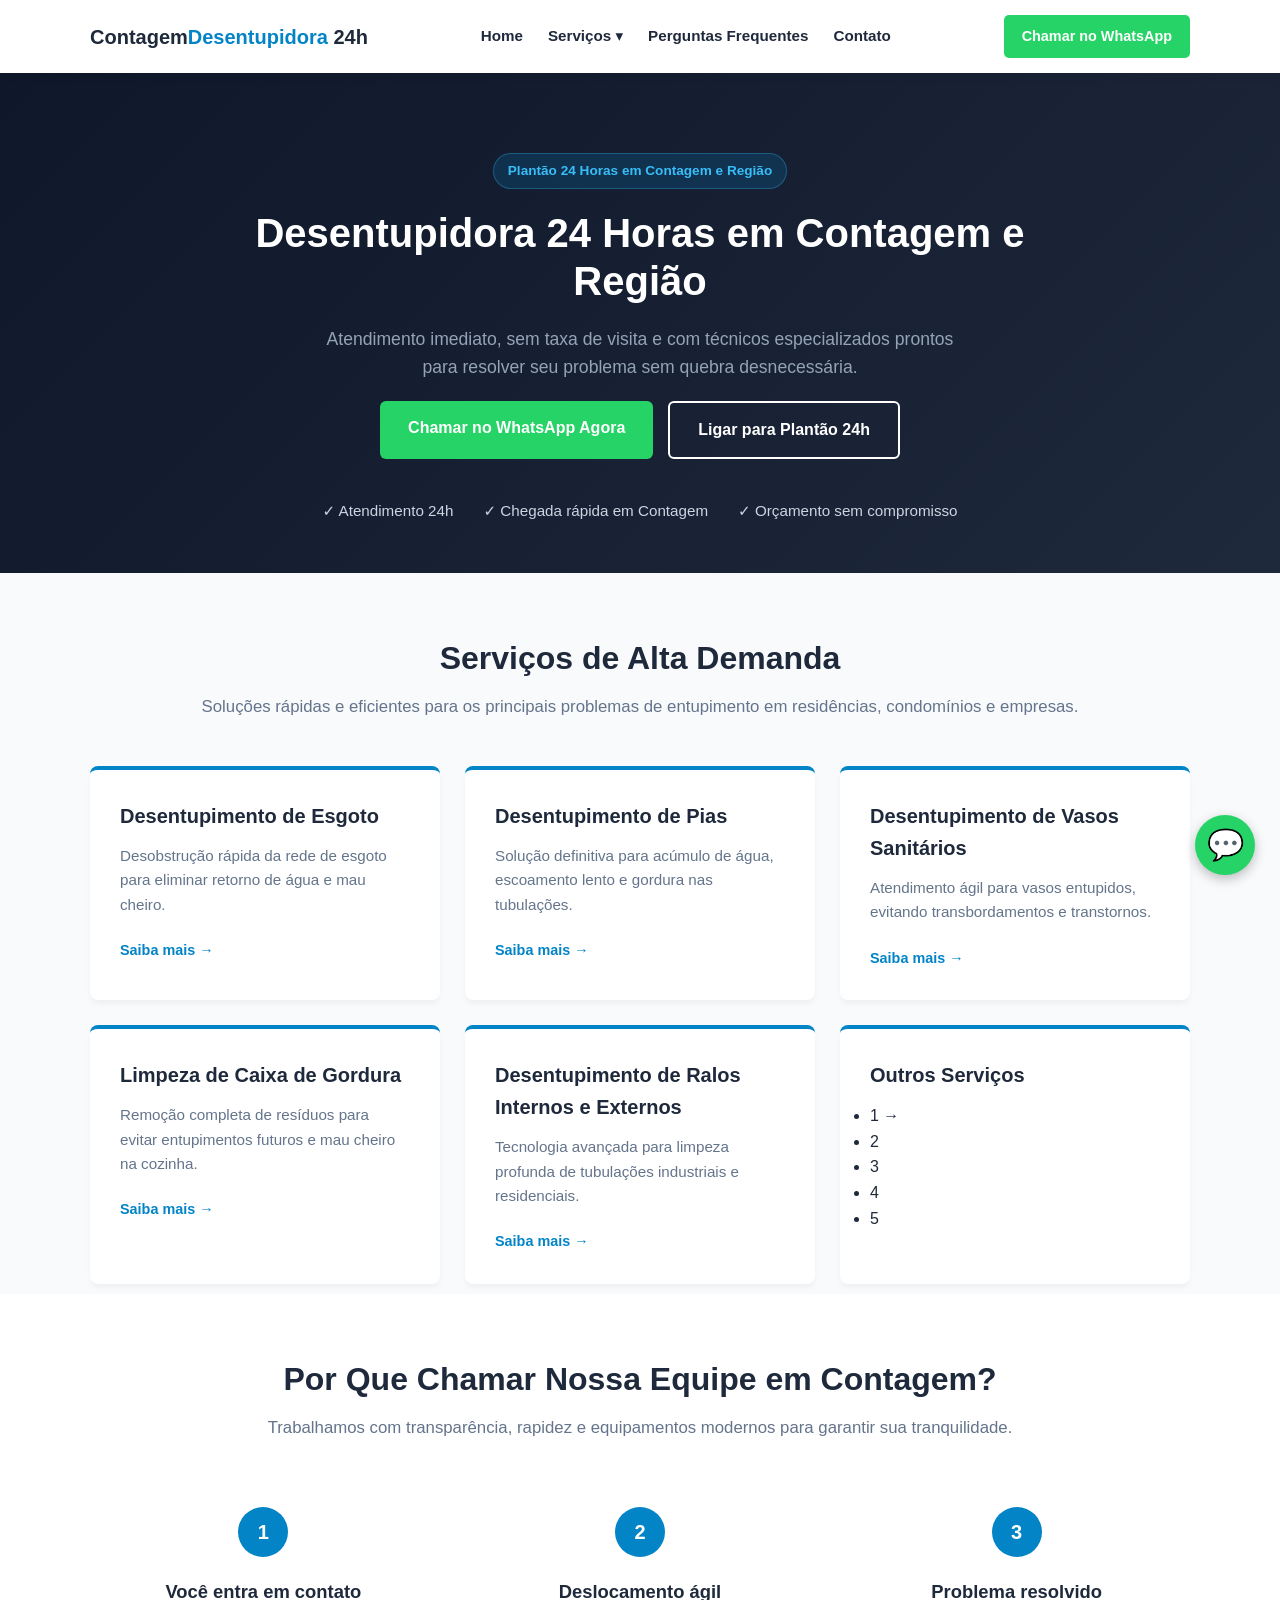
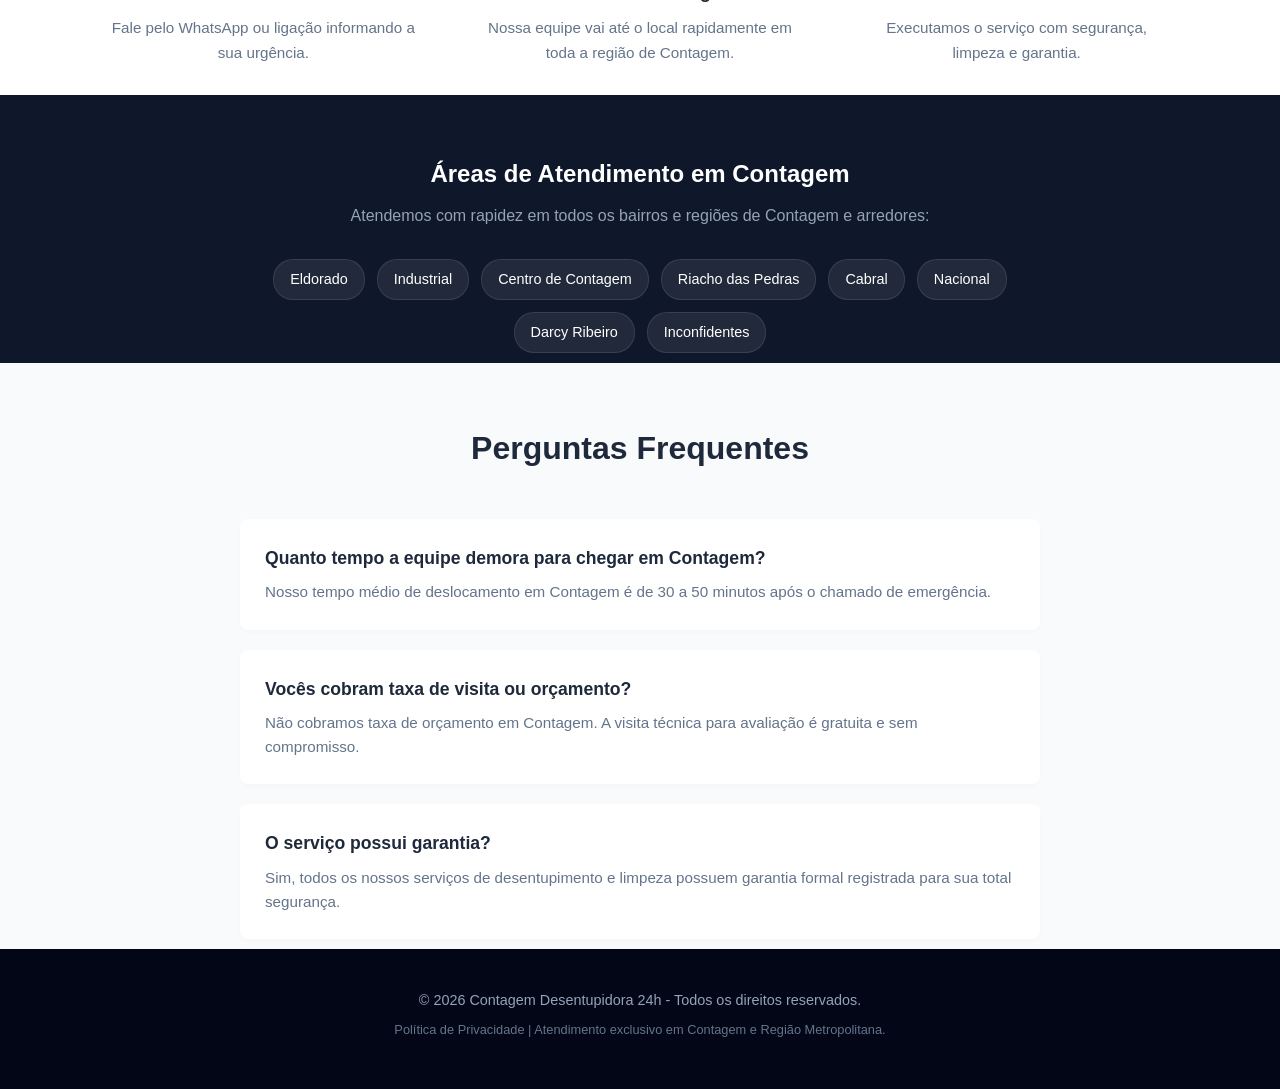
<file: index.html>
<!DOCTYPE html>
<html lang="pt-BR">
  <head>
    <meta content="text/html; charset=UTF-8" http-equiv="content-type">
    <meta name="viewport" content="width=device-width, initial-scale=1.0">
    <title>Desentupidora Contagem 24h | Atendimento Imediato e Sem Taxa de
      Visita</title>
    <meta name="description" content="Desentupidora 24 horas em Contagem e região. Atendimento rápido para esgoto, pias, ralos e vasos sanitários. Orçamento sem compromisso!">
    <link rel="stylesheet" href="src/style B.css">
  </head>
  <body>
    <!-- Header / Cabeçalho Fixo -->
     <header class="header">
      <div class="container header-container">
        <div class="logo">
          <h1>Contagem<span>Desentupidora</span> 24h</h1>
        </div>
        <!-- Botão Hambúrguer (aparece apenas no mobile) --> <button type="button"
          class="menu-toggle" aria-label="Abrir ou fechar menu" aria-expanded="false">
          <span></span> <span></span> <span></span> </button>
        <nav class="nav">
          <ul class="menu-list">
            <li><a href="index.html">Home</a></li>
            <li class="dropdown"> <a href="servicos.html" class="dropdown-toggle">Serviços
                ▾</a>
              <ul class="dropdown-menu">
                <li><a href="serviços/pias.html">Desentupimento de Pias de Cozinha,
                    Banheiro e Área de Serviço</a></li>
                <li><a href="serviços/ralos.html">Desentupimento de Ralos Internos e
                    Externos</a></li>
                <li><a href="serviços/vasos.html">Desentupimento de Vasos Sanitários e
                    Tanques</a></li>
                <li><a href="serviços/esgoto.html">Desobstrução de Colunas, Ramais e
                    Redes de Esgoto Prediais</a></li>
                <li><a href="serviços/caixa-gordura.html">Limpeza e Desobstrução de Caixa
                    de Gordura</a></li>
              </ul>
            </li>
            <li><a href="faq.html">Perguntas Frequentes</a></li>
            <li><a href="contato.html">Contato</a></li>
          </ul>
        </nav>
        <div class="header-cta"> <a href="https://wa.me/5531999999999?text=Ol%C3%A1,%20vim%20do%20site%20e%20preciso%20de%20um%20or%C3%A7amento%20urgente%21"
            class="btn-whatsapp" target="_blank"> <span>Chamar no WhatsApp</span>
          </a> </div>
      </div>
    </header>
    <script>
    (function () {
        const toggleBtn = document.querySelector('.menu-toggle');
        const nav = document.querySelector('.nav');
        const dropdownToggle = document.querySelector('.dropdown-toggle');
        const dropdown = document.querySelector('.dropdown');

        if (toggleBtn && nav) {
            toggleBtn.addEventListener('click', function () {
                const isOpen = nav.classList.toggle('nav-open');
                toggleBtn.classList.toggle('active', isOpen);
                toggleBtn.setAttribute('aria-expanded', isOpen ? 'true' : 'false');
            });
        }

        if (dropdownToggle && dropdown) {
            dropdownToggle.addEventListener('click', function (e) {
                if (window.innerWidth <= 768) {
                    e.preventDefault();
                    dropdown.classList.toggle('dropdown-open');
                }
            });
        }
    })();
</script> <!-- Hero Section -->
    <section class="hero">
      <div class="container hero-content"> <span class="badge">Plantão 24 Horas
          em Contagem e Região</span>
        <h1>Desentupidora 24 Horas em Contagem e Região</h1>
        <p>Atendimento imediato, sem taxa de visita e com técnicos
          especializados prontos para resolver seu problema sem quebra
          desnecessária.</p>
        <div class="hero-buttons"> <a href="http://tiny.cc/DesentupidoraemCONTAGEM"
            class="btn btn-primary" target="_blank">Chamar no WhatsApp Agora</a>
          <a href="tel:31999999999" class="btn btn-secondary">Ligar para Plantão
            24h</a> </div>
        <div class="hero-features">
          <div class="feature-item">✓ Atendimento 24h</div>
          <div class="feature-item">✓ Chegada rápida em Contagem</div>
          <div class="feature-item">✓ Orçamento sem compromisso</div>
        </div>
      </div>
    </section>
    <!-- Seção de Serviços -->
    <section id="servicos" class="services">
      <div class="container">
        <div class="section-title">
          <h2>Serviços de Alta Demanda</h2>
          <p>Soluções rápidas e eficientes para os principais problemas de
            entupimento em residências, condomínios e empresas.</p>
        </div>
        <div class="services-grid">
          <div class="service-card">
            <h3>Desentupimento de Esgoto</h3>
            <p>Desobstrução rápida da rede de esgoto para eliminar retorno de
              água e mau cheiro.</p>
            <a href="serserviços/esgogo.html" class="service-link" target="_blank">Saiba
              mais →</a> </div>
          <div class="service-card">
            <h3>Desentupimento de Pias</h3>
            <p>Solução definitiva para acúmulo de água, escoamento lento e
              gordura nas tubulações.</p>
            <a href="servi%C3%A7os/pias.html" class="service-link" target="_blank">Saiba
              mais →</a> </div>
          <div class="service-card">
            <h3>Desentupimento de Vasos Sanitários</h3>
            <p>Atendimento ágil para vasos entupidos, evitando transbordamentos
              e transtornos.</p>
            <a href="servi%25C3%25A7os/vasos.html" class="service-link" target="_blank">Saiba
              mais →</a> </div>
          <div class="service-card">
            <h3>Limpeza de Caixa de Gordura</h3>
            <p>Remoção completa de resíduos para evitar entupimentos futuros e
              mau cheiro na cozinha.</p>
            <a href="serviços/caixa-gordura.html" class="service-link"
              target="_blank">Saiba mais →</a> </div>
          <div class="service-card">
            <h3>Desentupimento de Ralos Internos e Externos</h3>
            <p>Tecnologia avançada para limpeza profunda de tubulações
              industriais e residenciais.</p>
            <a href="servi%C3%A7os/ralos.html" class="service-link"
              target="_blank">Saiba mais →</a> </div>
          <div class="service-card">
            <h3>Outros Serviços</h3>
            <ul>
              <li><a>1 →</a></li>
              <li><a>2</a></li>
              <li><a>3</a></li>
              <li><a>4</a></li>
              <li><a>5</a></li>
            </ul>
          </div>
        </div>
      </div>
    </section>
    <!-- Seção Por que nos escolher -->
    <section id="sobre" class="why-us">
      <div class="container">
        <div class="section-title">
          <h2>Por Que Chamar Nossa Equipe em Contagem?</h2>
          <p>Trabalhamos com transparência, rapidez e equipamentos modernos para
            garantir sua tranquilidade.</p>
        </div>
        <div class="steps-grid">
          <div class="step-card"> <span class="step-number">1</span>
            <h3>Você entra em contato</h3>
            <p>Fale pelo WhatsApp ou ligação informando a sua urgência.</p>
          </div>
          <div class="step-card"> <span class="step-number">2</span>
            <h3>Deslocamento ágil</h3>
            <p>Nossa equipe vai até o local rapidamente em toda a região de
              Contagem.</p>
          </div>
          <div class="step-card"> <span class="step-number">3</span>
            <h3>Problema resolvido</h3>
            <p>Executamos o serviço com segurança, limpeza e garantia.</p>
          </div>
        </div>
      </div>
    </section>
    <!-- Seção de Cobertura Local (SEO) -->
    <section id="regioes" class="coverage">
      <div class="container">
        <h2>Áreas de Atendimento em Contagem</h2>
        <p>Atendemos com rapidez em todos os bairros e regiões de Contagem e
          arredores:</p>
        <ul class="neighborhoods-list">
          <li>Eldorado</li>
          <li>Industrial</li>
          <li>Centro de Contagem</li>
          <li>Riacho das Pedras</li>
          <li>Cabral</li>
          <li>Nacional</li>
          <li>Darcy Ribeiro</li>
          <li>Inconfidentes</li>
        </ul>
      </div>
    </section>
    <!-- Seção FAQ -->
    <section id="faq" class="faq">
      <div class="container">
        <div class="section-title">
          <h2>Perguntas Frequentes</h2>
        </div>
        <div class="faq-list">
          <div class="faq-item">
            <h3>Quanto tempo a equipe demora para chegar em Contagem?</h3>
            <p>Nosso tempo médio de deslocamento em Contagem é de 30 a 50
              minutos após o chamado de emergência.</p>
          </div>
          <div class="faq-item">
            <h3>Vocês cobram taxa de visita ou orçamento?</h3>
            <p>Não cobramos taxa de orçamento em Contagem. A visita técnica para
              avaliação é gratuita e sem compromisso.</p>
          </div>
          <div class="faq-item">
            <h3>O serviço possui garantia?</h3>
            <p>Sim, todos os nossos serviços de desentupimento e limpeza possuem
              garantia formal registrada para sua total segurança.</p>
          </div>
        </div>
      </div>
    </section>
    <!-- Rodapé -->
    <footer class="footer">
      <div class="container footer-content">
        <p>© 2026 Contagem Desentupidora 24h - Todos os direitos reservados.</p>
        <p class="privacy-notice">Política de Privacidade | Atendimento
          exclusivo em Contagem e Região Metropolitana.</p>
      </div>
    </footer>
    <!-- Botão Flutuante do WhatsApp --> <a href="http://tiny.cc/DesentupidoraemCONTAGEM"
      class="floating-whatsapp" target="_blank" title="Fale no WhatsApp"> 💬 </a>
  </body>
</html>
</file>
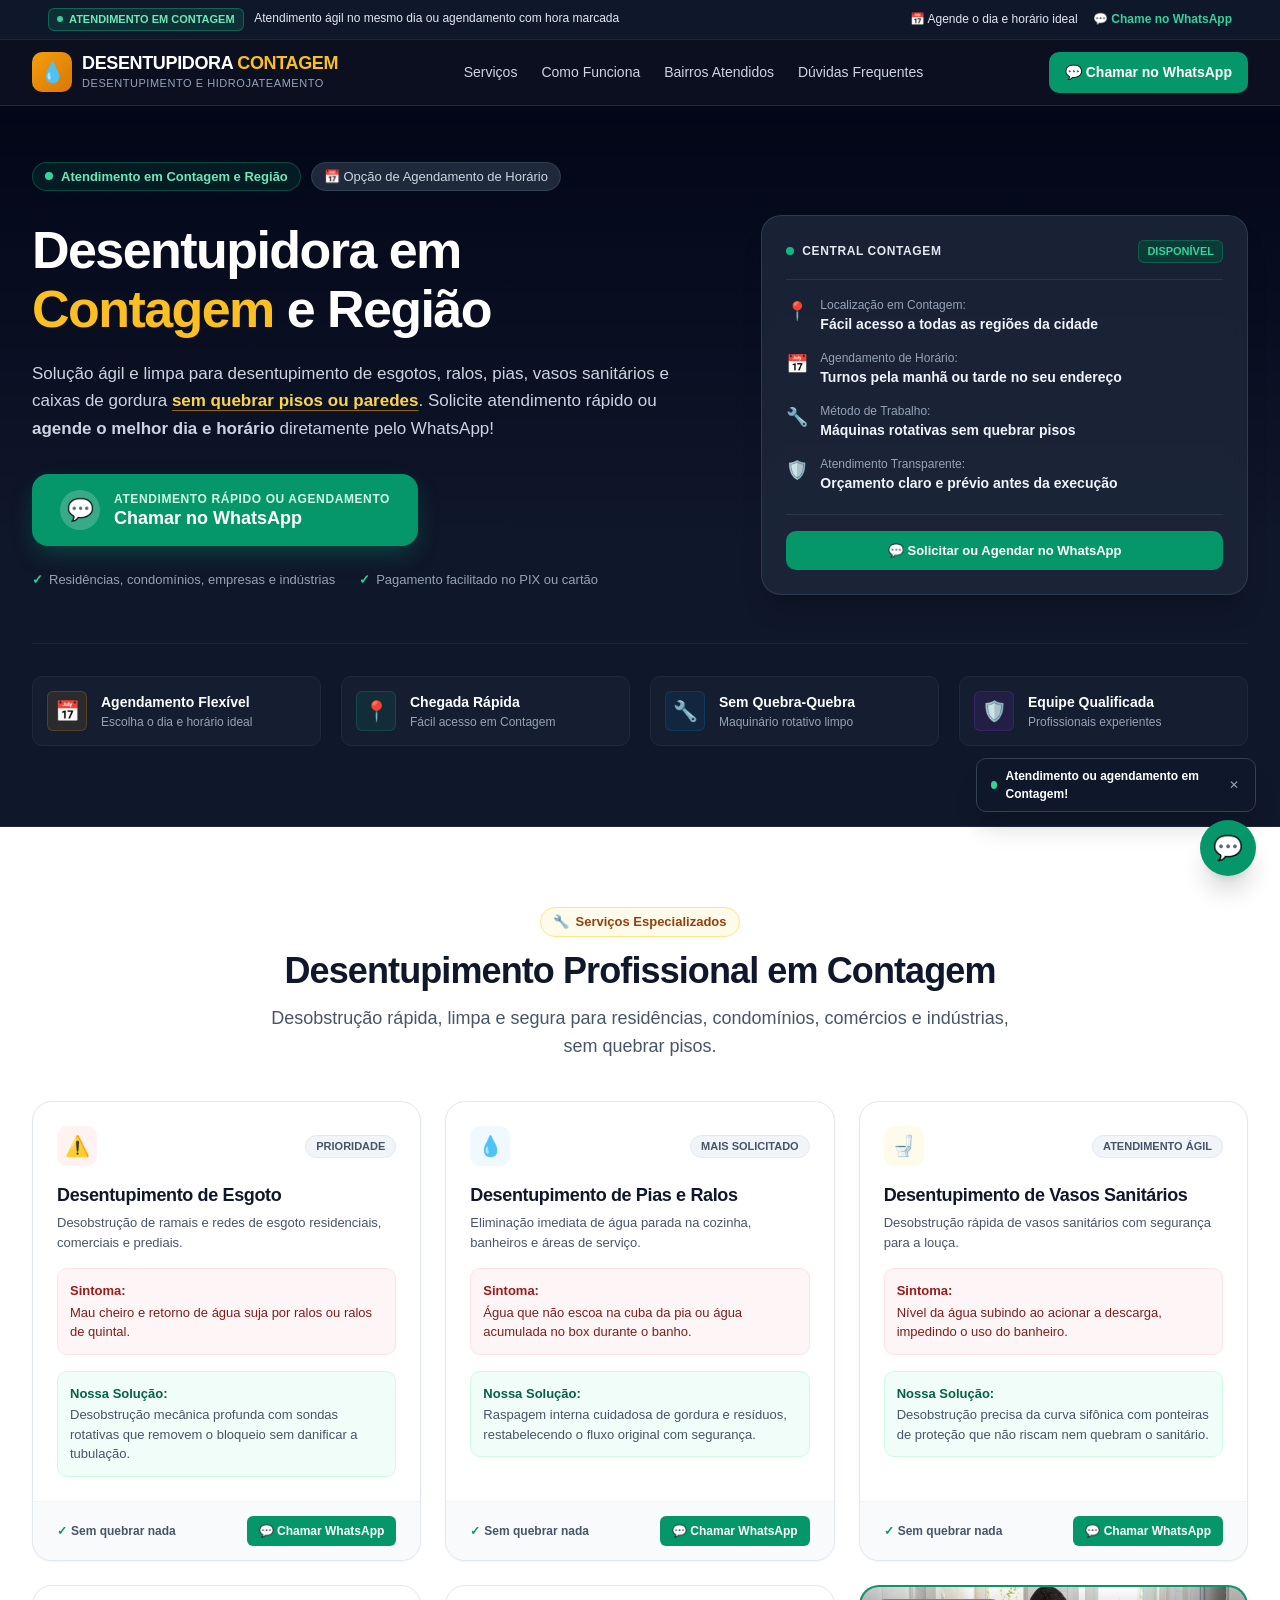
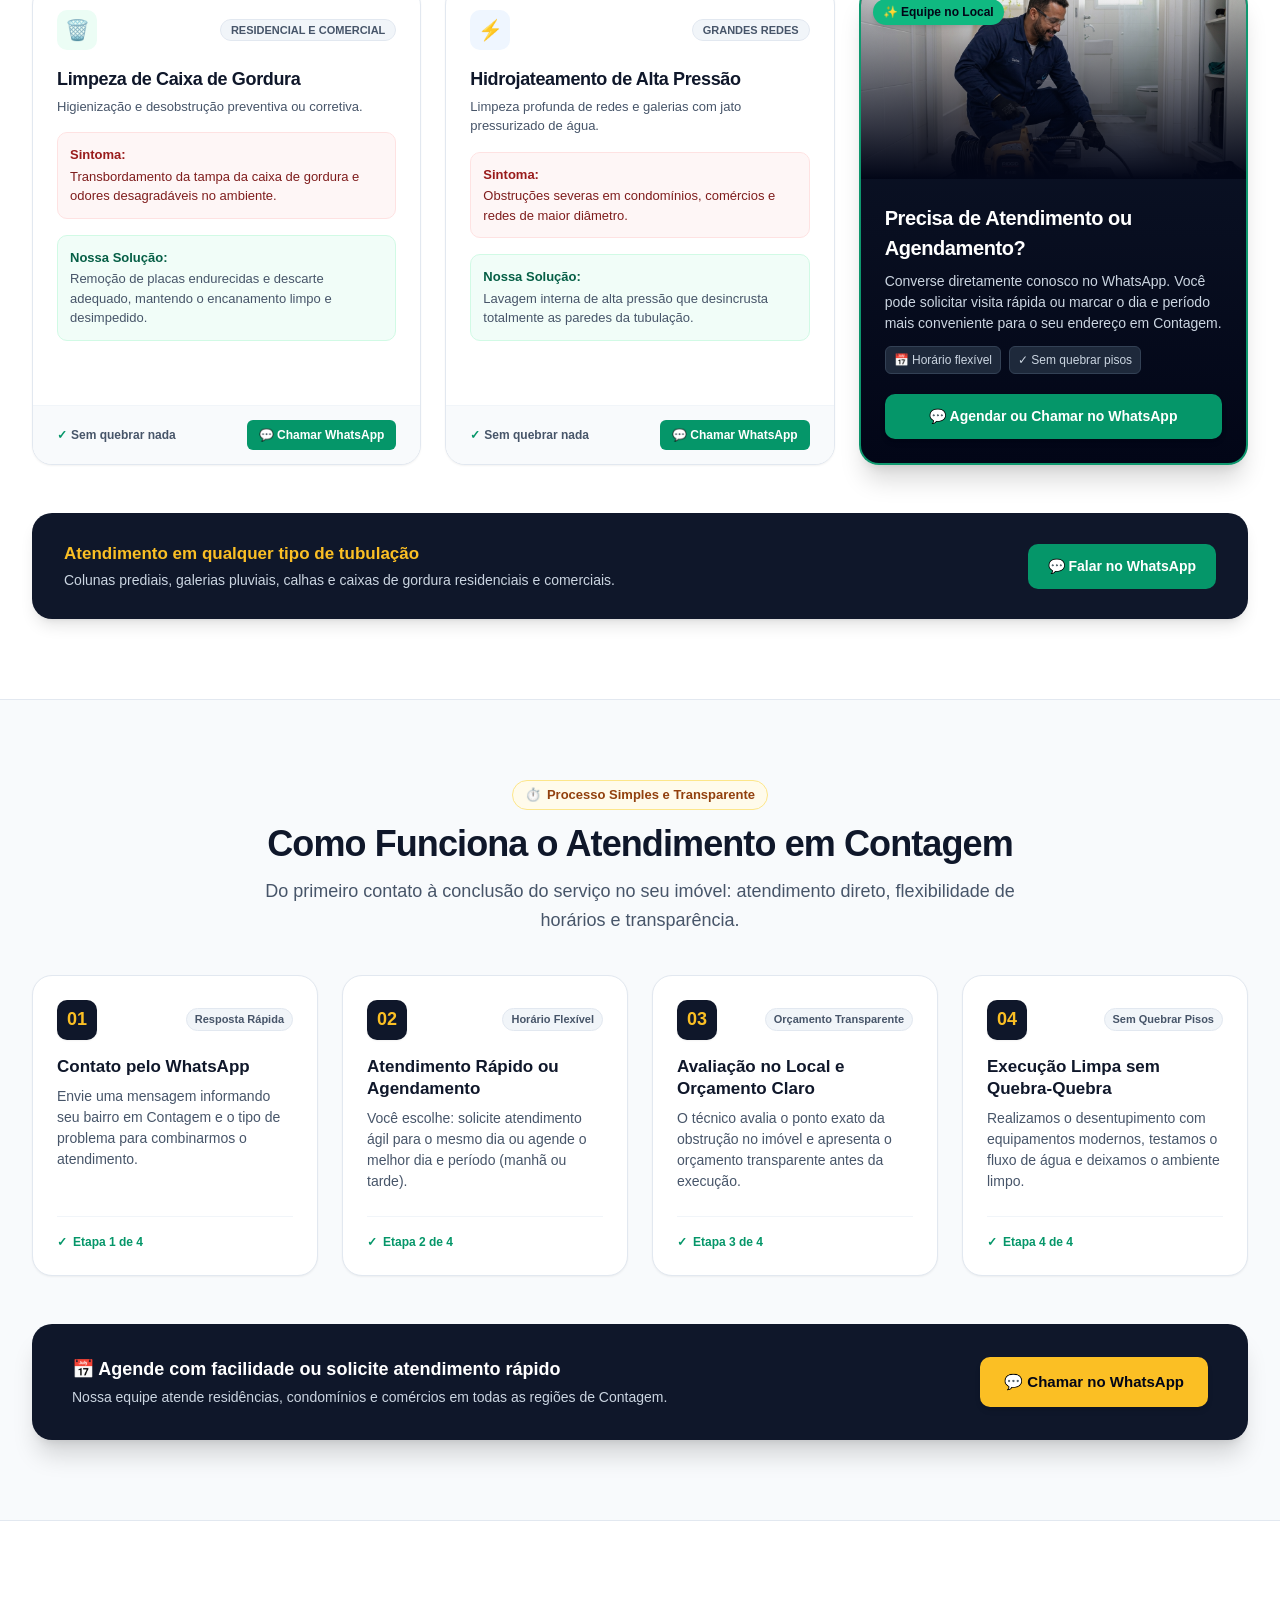
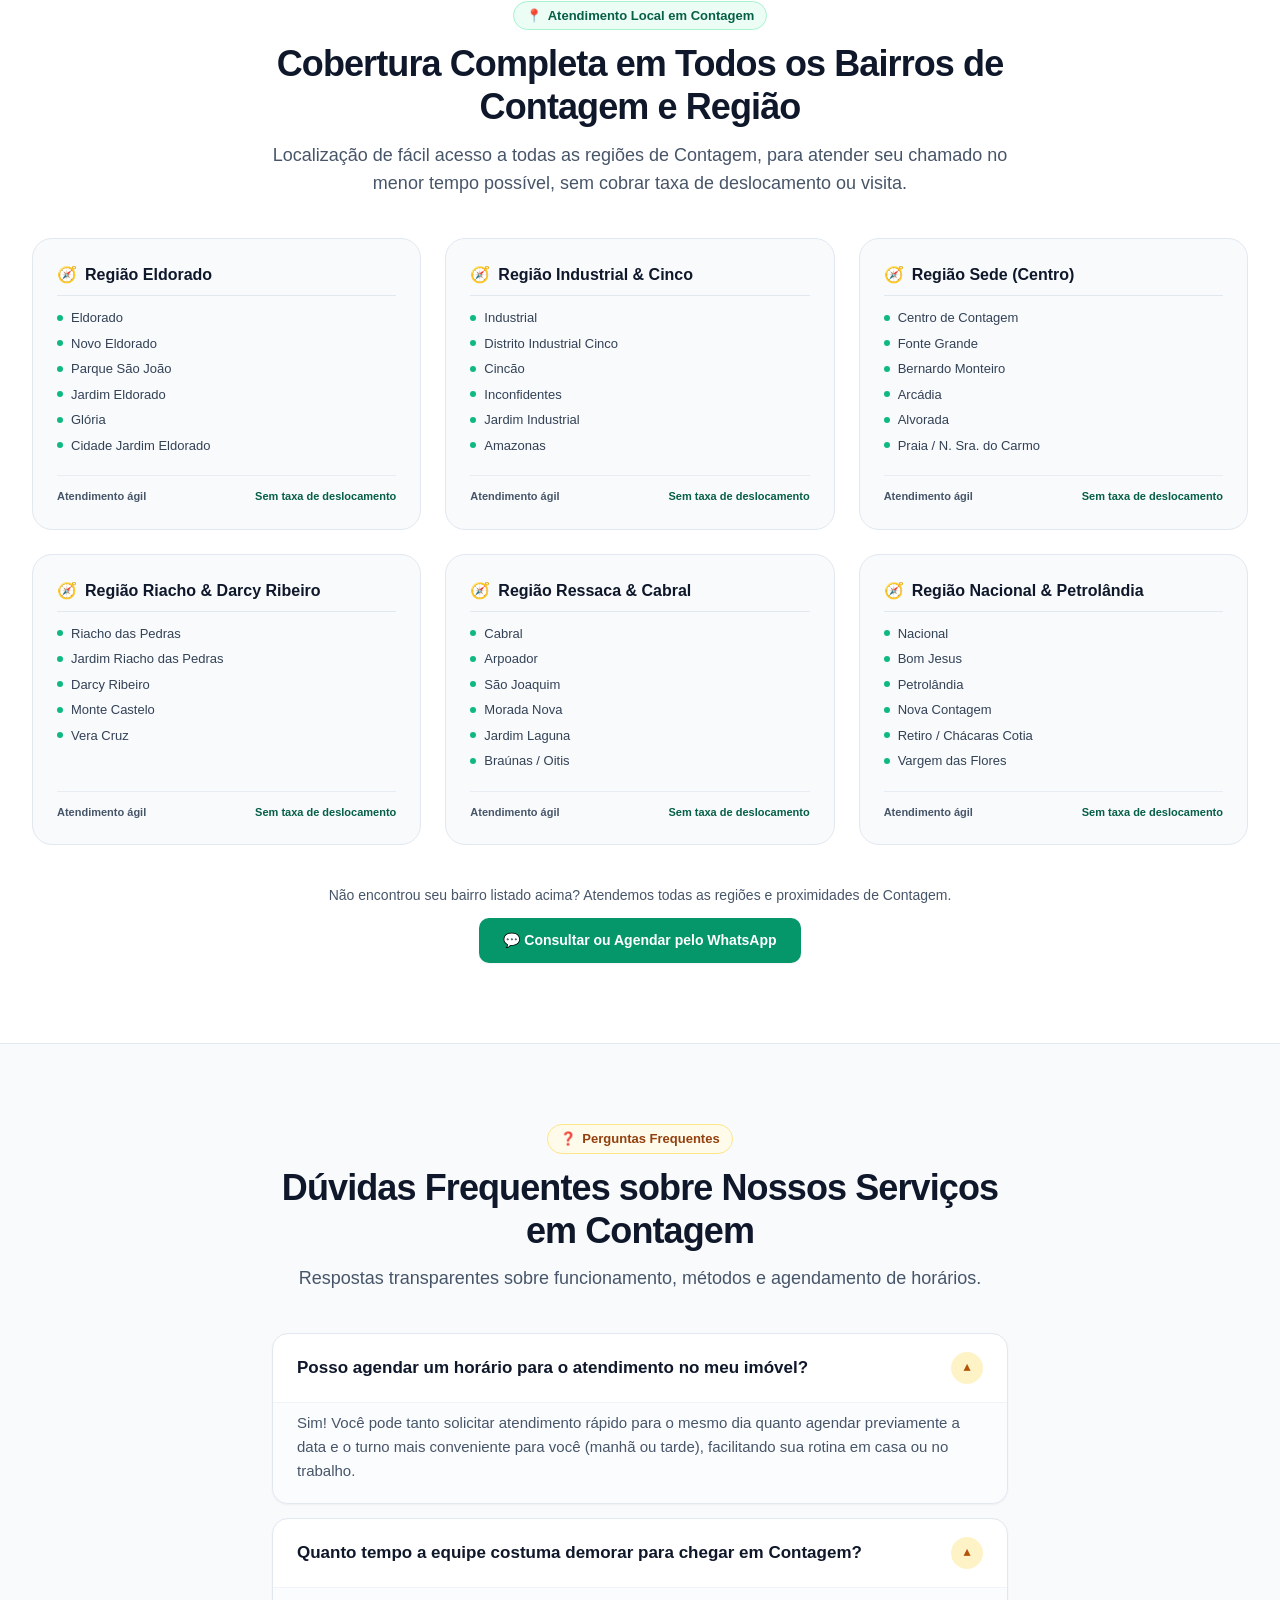
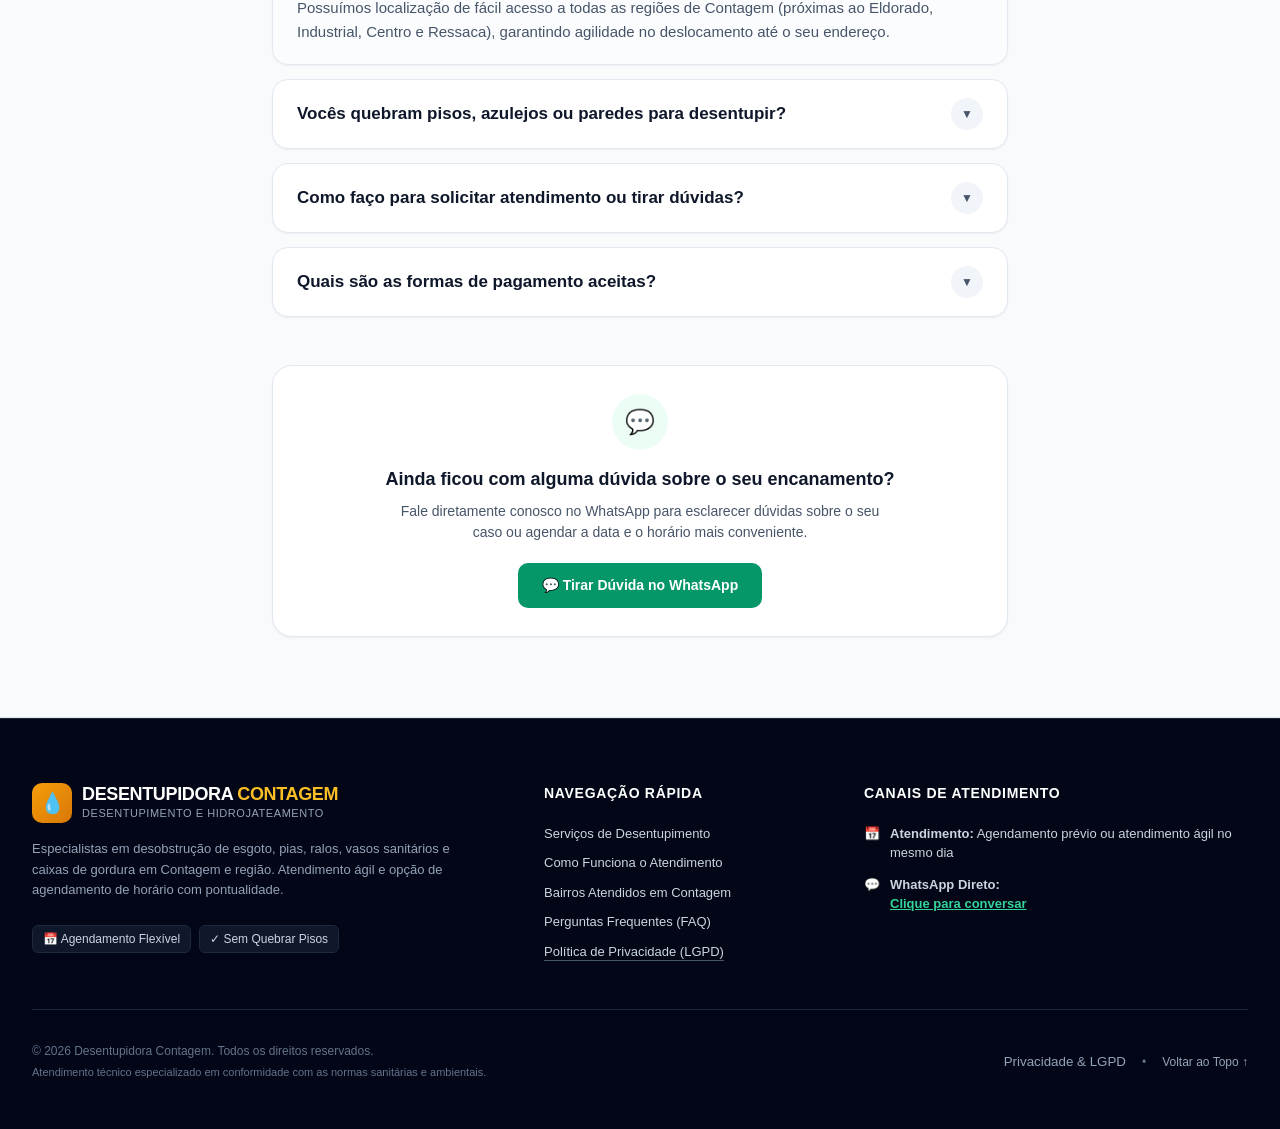
<file: index A.html>
<!doctype html>
<html lang="pt-BR">
  <head>
    <meta charset="UTF-8" />
    <meta name="viewport" content="width=device-width, initial-scale=1.0" />
    <title>Desentupidora em Contagem MG | Atendimento Ágil e Agendamento no WhatsApp</title>
    <meta name="description" content="Desentupidora em Contagem e região com atendimento rápido e agendamento de horário. Desentupimento de esgoto, pias, ralos, vasos, caixa de gordura e hidrojateamento sem quebrar pisos. Fale no WhatsApp!" />
    
    <!-- Geo Meta Tags para SEO Local em Contagem - MG -->
    <meta name="geo.region" content="BR-MG" />
    <meta name="geo.placename" content="Contagem" />
    <meta name="geo.position" content="-19.9386;-44.0538" />
    <meta name="ICBM" content="-19.9386, -44.0538" />
    <meta name="robots" content="index, follow" />

    <!-- Open Graph / Facebook -->
    <meta property="og:type" content="website" />
    <meta property="og:locale" content="pt_BR" />
    <meta property="og:site_name" content="Desentupidora Contagem" />
    <meta property="og:title" content="Desentupidora em Contagem MG | Atendimento Rápido e Agendamento Flexível" />
    <meta property="og:description" content="Serviço especializado de desentupimento em Contagem. Esgotos, pias, ralos, vasos sanitários e caixa de gordura. Chame no WhatsApp ou agende seu horário." />
    
    <!-- Twitter -->
    <meta name="twitter:card" content="summary_large_image" />
    <meta name="twitter:title" content="Desentupidora em Contagem MG" />
    <meta name="twitter:description" content="Desentupimento em Contagem e região com facilidade de agendamento. Chame no WhatsApp agora!" />

    <!-- Google Search Console -->
    <meta name="google-site-verification" content="d4wr9hlKeh0WuqjmcloFgRHsq0F1dmE3XlMwQEr9BVk" />

    <!-- CSS Convencional (Sem Tailwind) -->
    <link rel="stylesheet" href="src/index.css" />
    <link rel="icon" href="src/assets/images/icone-ralo.png" type="image/x-icon">

    <!-- Schema.org Dados Estruturados -->
    <!-- "telephone": "+55-31-98765-4321", -->
    <script type="application/ld+json">
    {
      "@context": "https://schema.org",
      "@graph": [
        {
          "@type": "Plumber",
          "@id": "https://desentupidoracontagem.com.br/#empresa",
          "name": "Desentupidora Contagem",
          "description": "Desentupidora especializada em Contagem e região com atendimento ágil, técnicos qualificados e agendamento facilitado via WhatsApp.",
          "priceRange": "$$",
          
          "address": {
            "@type": "PostalAddress",
            "streetAddress": "Av. João César de Oliveira, 2800, Eldorado",
            "addressLocality": "Contagem",
            "addressRegion": "MG",
            "postalCode": "32310-000",
            "addressCountry": "BR"
          },
          "geo": {
            "@type": "GeoCoordinates",
            "latitude": -19.9386,
            "longitude": -44.0538
          },
          "areaServed": [
            { "@type": "AdministrativeArea", "name": "Contagem" }
          ]
        },
        {
          "@type": "FAQPage",
          "@id": "https://desentupidoracontagem.com.br/#faq",
          "mainEntity": [
            {
              "@type": "Question",
              "name": "Posso agendar um horário para o atendimento no meu imóvel?",
              "acceptedAnswer": {
                "@type": "Answer",
                "text": "Sim! Você pode tanto solicitar atendimento rápido quanto agendar previamente a data e o turno mais conveniente para você (manhã ou tarde)."
              }
            },
            {
              "@type": "Question",
              "name": "Quanto tempo a equipe costuma demorar para chegar em Contagem?",
              "acceptedAnswer": {
                "@type": "Answer",
                "text": "Possuímos localização de fácil acesso a todas as regiões de Contagem, garantindo agilidade no deslocamento até o seu endereço."
              }
            },
            {
              "@type": "Question",
              "name": "Vocês quebram pisos, paredes ou azulejos para desentupir?",
              "acceptedAnswer": {
                "@type": "Answer",
                "text": "Não! Utilizamos máquinas elétricas desentupidoras rotativas com sondas flexíveis que desobstruem a tubulação diretamente pelas saídas existentes, sem quebrar pisos ou paredes."
              }
            },
            {
              "@type": "Question",
              "name": "Quais são as formas de pagamento aceitas?",
              "acceptedAnswer": {
                "@type": "Answer",
                "text": "Aceitamos PIX, cartões de crédito (com opção de parcelamento), cartões de débito e dinheiro. Para condomínios e empresas, oferecemos faturamento mediante cadastro."
              }
            }
          ]
        }
      ]
    }
    </script>
  </head>
  <body>

    <!-- 1. CABEÇALHO / HEADER -->
    <header class="site-header">
      <!-- Barra Superior Informativa -->
      <div class="top-bar">
        <div class="container top-bar-content">
          <div>
            <span class="top-bar-badge">
              <span class="top-bar-dot"></span>
              ATENDIMENTO EM CONTAGEM
            </span>
            <span>Atendimento ágil no mesmo dia ou agendamento com hora marcada</span>
          </div>

          <div>
            <span style="margin-right: 0.75rem;">📅 Agende o dia e horário ideal</span>
            <a
              href="http://tiny.cc/DesentupidoraemCONTAGEM"
              target="_blank"
              rel="noopener noreferrer"
              class="top-bar-link"
            >
              💬 Chame no WhatsApp
            </a>
          </div>
        </div>
      </div>

      <!-- Barra de Navegação Principal -->
      <nav class="navbar">
        <div class="container nav-container">
          <!-- Logo -->
          <a href="#inicio" class="brand-logo">
            <div class="logo-icon">💧</div>
            <div class="logo-text">
              <span class="logo-name">DESENTUPIDORA <span class="highlight">CONTAGEM</span></span>
              <span class="logo-sub">Desentupimento e Hidrojateamento</span>
            </div>
          </a>

          <!-- Links Desktop -->
          <div class="nav-menu-desktop">
            <a href="#servicos" class="nav-link">Serviços</a>
            <a href="#como-funciona" class="nav-link">Como Funciona</a>
            <a href="#cobertura" class="nav-link">Bairros Atendidos</a>
            <a href="#faq" class="nav-link">Dúvidas Frequentes</a>
          </div>

          <!-- Botão WhatsApp Desktop -->
          <a
            href="http://tiny.cc/DesentupidoraemCONTAGEM"
            target="_blank"
            rel="noopener noreferrer"
            class="btn-whatsapp-nav"
          >
            💬 Chamar no WhatsApp
          </a>

          <!-- Ações Mobile -->
          <div class="mobile-actions">
            <a
              href="http://tiny.cc/DesentupidoraemCONTAGEM"
              target="_blank"
              rel="noopener noreferrer"
              class="btn-mobile-whatsapp"
              aria-label="Abrir WhatsApp"
            >
              💬
            </a>
            <button
              id="mobile-menu-btn"
              type="button"
              class="btn-mobile-menu"
              aria-label="Alternar Menu"
            >
              ☰
            </button>
          </div>
        </div>

        <!-- Menu Dropdown Mobile -->
        <div id="mobile-menu" class="nav-menu-mobile hidden">
          <a href="#servicos" class="mobile-nav-link">Serviços</a>
          <a href="#como-funciona" class="mobile-nav-link">Como Funciona</a>
          <a href="#cobertura" class="mobile-nav-link">Bairros Atendidos</a>
          <a href="#faq" class="mobile-nav-link">Dúvidas Frequentes</a>
          <a
            href="http://tiny.cc/DesentupidoraemCONTAGEM"
            target="_blank"
            rel="noopener noreferrer"
            class="btn-mobile-dropdown-cta"
          >
            💬 Chamar no WhatsApp (Atendimento ou Agendamento)
          </a>
        </div>
      </nav>
    </header>

    <main>
      <!-- 2. SEÇÃO HERO / DESTAQUE -->
      <section id="inicio" class="hero-section">
        <div class="container">
          <!-- Badges superiores -->
          <div class="hero-badges">
            <div class="badge-live">
              <span class="live-dot-pulse"></span>
              <span>Atendimento em Contagem e Região</span>
            </div>
            <div class="badge-schedule">
              <span>📅 Opção de Agendamento de Horário</span>
            </div>
          </div>

          <div class="hero-grid">
            <!-- Texto Principal -->
            <div>
              <h1 class="hero-title">
                Desentupidora em <span class="text-amber">Contagem</span> e Região
              </h1>

              <p class="hero-desc">
                Solução ágil e limpa para desentupimento de esgotos, ralos, pias, vasos sanitários e caixas de gordura <span class="underline-accent">sem quebrar pisos ou paredes</span>. Solicite atendimento rápido ou <strong>agende o melhor dia e horário</strong> diretamente pelo WhatsApp!
              </p>

              <!-- Botão Hero WhatsApp -->
              <div class="hero-cta-wrap">
                <a
                  href="http://tiny.cc/EsgotoemCONTAGEM"
                  target="_blank"
                  rel="noopener noreferrer"
                  id="hero-whatsapp-btn"
                  class="btn-hero-whatsapp"
                >
                  <div class="btn-hero-icon">💬</div>
                  <div class="btn-hero-text">
                    <span class="btn-hero-sub">Atendimento Rápido ou Agendamento</span>
                    <span class="btn-hero-main">Chamar no WhatsApp</span>
                  </div>
                </a>
              </div>

              <!-- Garantias Secundárias -->
              <div class="hero-check-list">
                <span class="hero-check-item">
                  <span class="check-icon">✓</span>
                  Residências, condomínios, empresas e indústrias
                </span>
                <span class="hero-check-item">
                  <span class="check-icon">✓</span>
                  Pagamento facilitado no PIX ou cartão
                </span>
              </div>
            </div>

            <!-- Painel Lateral de Status -->
            <div>
              <div class="hero-status-card">
                <div class="status-card-header">
                  <div class="status-indicator">
                    <span class="status-dot-green"></span>
                    <span>Central Contagem</span>
                  </div>
                  <span class="status-badge-live">DISPONÍVEL</span>
                </div>

                <div class="status-info-list">
                  <div class="status-info-item">
                    <span class="status-info-icon" style="color: var(--color-amber-400);">📍</span>
                    <div>
                      <span class="status-info-label">Localização em Contagem:</span>
                      <span class="status-info-val">Fácil acesso a todas as regiões da cidade</span>
                    </div>
                  </div>

                  <div class="status-info-item">
                    <span class="status-info-icon" style="color: var(--color-amber-400);">📅</span>
                    <div>
                      <span class="status-info-label">Agendamento de Horário:</span>
                      <span class="status-info-val">Turnos pela manhã ou tarde no seu endereço</span>
                    </div>
                  </div>

                  <div class="status-info-item">
                    <span class="status-info-icon" style="color: var(--color-amber-400);">🔧</span>
                    <div>
                      <span class="status-info-label">Método de Trabalho:</span>
                      <span class="status-info-val">Máquinas rotativas sem quebrar pisos</span>
                    </div>
                  </div>

                  <div class="status-info-item">
                    <span class="status-info-icon" style="color: var(--color-emerald-400);">🛡️</span>
                    <div>
                      <span class="status-info-label">Atendimento Transparente:</span>
                      <span class="status-info-val">Orçamento claro e prévio antes da execução</span>
                    </div>
                  </div>
                </div>

                <div class="status-card-footer">
                  <a
                    href="http://tiny.cc/DesentupidoraemCONTAGEM"
                    target="_blank"
                    rel="noopener noreferrer"
                    class="btn-card-whatsapp"
                  >
                    💬 Solicitar ou Agendar no WhatsApp
                  </a>
                </div>
              </div>
            </div>
          </div>

          <!-- 4 Destaques Rápidos -->
          <div class="hero-highlights-grid">
            <div class="highlight-box">
              <div class="highlight-icon-box icon-amber">📅</div>
              <div>
                <h4 class="highlight-title">Agendamento Flexível</h4>
                <p class="highlight-desc">Escolha o dia e horário ideal</p>
              </div>
            </div>

            <div class="highlight-box">
              <div class="highlight-icon-box icon-emerald">📍</div>
              <div>
                <h4 class="highlight-title">Chegada Rápida</h4>
                <p class="highlight-desc">Fácil acesso em Contagem</p>
              </div>
            </div>

            <div class="highlight-box">
              <div class="highlight-icon-box icon-sky">🔧</div>
              <div>
                <h4 class="highlight-title">Sem Quebra-Quebra</h4>
                <p class="highlight-desc">Maquinário rotativo limpo</p>
              </div>
            </div>

            <div class="highlight-box">
              <div class="highlight-icon-box icon-purple">🛡️</div>
              <div>
                <h4 class="highlight-title">Equipe Qualificada</h4>
                <p class="highlight-desc">Profissionais experientes</p>
              </div>
            </div>
          </div>
        </div>
      </section>

      <!-- 3. SERVIÇOS ESPECIALIZADOS (5 SERVIÇOS + CARD COM FOTO DO TÉCNICO) -->
      <section id="servicos" class="services-section">
        <div class="container">
          <div class="section-header">
            <span class="section-tag tag-amber">
              <span>🔧</span>
              Serviços Especializados
            </span>
            <h2 class="section-title">Desentupimento Profissional em Contagem</h2>
            <p class="section-desc">
              Desobstrução rápida, limpa e segura para residências, condomínios, comércios e indústrias, sem quebrar pisos.
            </p>
          </div>

          <div class="services-grid">
            <!-- 1. Esgoto -->
            <article class="service-card">
              <div class="service-card-body">
                <div class="service-card-header">
                  <div class="service-card-icon icon-bg-red">⚠️</div>
                  <span class="service-badge">Prioridade</span>
                </div>

                <div>
                  <h3 class="service-title">Desentupimento de Esgoto</h3>
                  <p class="service-sub">Desobstrução de ramais e redes de esgoto residenciais, comerciais e prediais.</p>
                </div>

                <div class="box-symptom">
                  <span class="box-symptom-title">Sintoma:</span>
                  <p class="box-symptom-desc">Mau cheiro e retorno de água suja por ralos ou ralos de quintal.</p>
                </div>

                <div class="box-solution">
                  <span class="box-solution-title">Nossa Solução:</span>
                  <p class="box-solution-desc">Desobstrução mecânica profunda com sondas rotativas que removem o bloqueio sem danificar a tubulação.</p>
                </div>
              </div>

              <div class="service-card-footer">
                <span class="tag-no-break">
                  <span class="check">✓</span> Sem quebrar nada
                </span>
                <a
                  href="http://tiny.cc/EsgotoemCONTAGEM"
                  target="_blank"
                  rel="noopener noreferrer"
                  class="btn-card-action"
                >
                  💬 Chamar WhatsApp
                </a>
              </div>
            </article>

            <!-- 2. Pias e Ralos -->
            <article class="service-card">
              <div class="service-card-body">
                <div class="service-card-header">
                  <div class="service-card-icon icon-bg-sky">💧</div>
                  <span class="service-badge">Mais Solicitado</span>
                </div>

                <div>
                  <h3 class="service-title">Desentupimento de Pias e Ralos</h3>
                  <p class="service-sub">Eliminação imediata de água parada na cozinha, banheiros e áreas de serviço.</p>
                </div>

                <div class="box-symptom">
                  <span class="box-symptom-title">Sintoma:</span>
                  <p class="box-symptom-desc">Água que não escoa na cuba da pia ou água acumulada no box durante o banho.</p>
                </div>

                <div class="box-solution">
                  <span class="box-solution-title">Nossa Solução:</span>
                  <p class="box-solution-desc">Raspagem interna cuidadosa de gordura e resíduos, restabelecendo o fluxo original com segurança.</p>
                </div>
              </div>

              <div class="service-card-footer">
                <span class="tag-no-break">
                  <span class="check">✓</span> Sem quebrar nada
                </span>
                <a
                  href="http://tiny.cc/PiasRalosCONTAGEM"
                  target="_blank"
                  rel="noopener noreferrer"
                  class="btn-card-action"
                >
                  💬 Chamar WhatsApp
                </a>
              </div>
            </article>

            <!-- 3. Vasos Sanitários -->
            <article class="service-card">
              <div class="service-card-body">
                <div class="service-card-header">
                  <div class="service-card-icon icon-bg-amber">🚽</div>
                  <span class="service-badge">Atendimento Ágil</span>
                </div>

                <div>
                  <h3 class="service-title">Desentupimento de Vasos Sanitários</h3>
                  <p class="service-sub">Desobstrução rápida de vasos sanitários com segurança para a louça.</p>
                </div>

                <div class="box-symptom">
                  <span class="box-symptom-title">Sintoma:</span>
                  <p class="box-symptom-desc">Nível da água subindo ao acionar a descarga, impedindo o uso do banheiro.</p>
                </div>

                <div class="box-solution">
                  <span class="box-solution-title">Nossa Solução:</span>
                  <p class="box-solution-desc">Desobstrução precisa da curva sifônica com ponteiras de proteção que não riscam nem quebram o sanitário.</p>
                </div>
              </div>

              <div class="service-card-footer">
                <span class="tag-no-break">
                  <span class="check">✓</span> Sem quebrar nada
                </span>
                <a
                  href="http://tiny.cc/VasoSanitCONTAGEM"
                  target="_blank"
                  rel="noopener noreferrer"
                  class="btn-card-action"
                >
                  💬 Chamar WhatsApp
                </a>
              </div>
            </article>

            <!-- 4. Caixa de Gordura -->
            <article class="service-card">
              <div class="service-card-body">
                <div class="service-card-header">
                  <div class="service-card-icon icon-bg-emerald">🗑️</div>
                  <span class="service-badge">Residencial e Comercial</span>
                </div>

                <div>
                  <h3 class="service-title">Limpeza de Caixa de Gordura</h3>
                  <p class="service-sub">Higienização e desobstrução preventiva ou corretiva.</p>
                </div>

                <div class="box-symptom">
                  <span class="box-symptom-title">Sintoma:</span>
                  <p class="box-symptom-desc">Transbordamento da tampa da caixa de gordura e odores desagradáveis no ambiente.</p>
                </div>

                <div class="box-solution">
                  <span class="box-solution-title">Nossa Solução:</span>
                  <p class="box-solution-desc">Remoção de placas endurecidas e descarte adequado, mantendo o encanamento limpo e desimpedido.</p>
                </div>
              </div>

              <div class="service-card-footer">
                <span class="tag-no-break">
                  <span class="check">✓</span> Sem quebrar nada
                </span>
                <a
                  href="http://tiny.cc/DesentupidoraemCONTAGEM"
                  target="_blank"
                  rel="noopener noreferrer"
                  class="btn-card-action"
                >
                  💬 Chamar WhatsApp
                </a>
              </div>
            </article>

            <!-- 5. Hidrojateamento -->
            <article class="service-card">
              <div class="service-card-body">
                <div class="service-card-header">
                  <div class="service-card-icon icon-bg-blue">⚡</div>
                  <span class="service-badge">Grandes Redes</span>
                </div>

                <div>
                  <h3 class="service-title">Hidrojateamento de Alta Pressão</h3>
                  <p class="service-sub">Limpeza profunda de redes e galerias com jato pressurizado de água.</p>
                </div>

                <div class="box-symptom">
                  <span class="box-symptom-title">Sintoma:</span>
                  <p class="box-symptom-desc">Obstruções severas em condomínios, comércios e redes de maior diâmetro.</p>
                </div>

                <div class="box-solution">
                  <span class="box-solution-title">Nossa Solução:</span>
                  <p class="box-solution-desc">Lavagem interna de alta pressão que desincrusta totalmente as paredes da tubulação.</p>
                </div>
              </div>

              <div class="service-card-footer">
                <span class="tag-no-break">
                  <span class="check">✓</span> Sem quebrar nada
                </span>
                <a
                  href="http://tiny.cc/EsgotoemCONTAGEM"
                  target="_blank"
                  rel="noopener noreferrer"
                  class="btn-card-action"
                >
                  💬 Chamar WhatsApp
                </a>
              </div>
            </article>

            <!-- 6. Card CTA com Foto do Técnico -->
            <div class="card-cta-tecnico">
              <div class="card-tecnico-media">
                <img
                  src="src/assets/images/tecnico_em_servico_1788553005356.jpg"
                  alt="Técnico profissional em serviço de desentupimento em Contagem"
                  loading="lazy"
                  class="card-tecnico-img"
                  property="og:image"
                />
                <div class="media-gradient-overlay"></div>
                <div class="media-badge-tag">
                  <span>✨ Equipe no Local</span>
                </div>
              </div>

              <div class="card-tecnico-content">
                <div>
                  <h3 class="card-tecnico-title">
                    Precisa de Atendimento ou Agendamento?
                  </h3>
                  <p class="card-tecnico-desc">
                    Converse diretamente conosco no WhatsApp. Você pode solicitar visita rápida ou marcar o dia e período mais conveniente para o seu endereço em Contagem.
                  </p>

                  <div class="tecnico-tags-list">
                    <span class="tecnico-pill">📅 Horário flexível</span>
                    <span class="tecnico-pill">✓ Sem quebrar pisos</span>
                  </div>
                </div>

                <div>
                  <a
                    href="http://tiny.cc/DesentupidoraemCONTAGEM"
                    target="_blank"
                    rel="noopener noreferrer"
                    class="btn-tecnico-whatsapp"
                  >
                    💬 Agendar ou Chamar no WhatsApp
                  </a>
                </div>
              </div>
            </div>
          </div>

          <!-- Faixa Inferior de Tubulações -->
          <div class="pipes-banner">
            <div class="pipes-banner-text">
              <h4 class="pipes-banner-title">
                Atendimento em qualquer tipo de tubulação
              </h4>
              <p class="pipes-banner-desc">
                Colunas prediais, galerias pluviais, calhas e caixas de gordura residenciais e comerciais.
              </p>
            </div>

            <a
              href="http://tiny.cc/DesentupidoraemCONTAGEM"
              target="_blank"
              rel="noopener noreferrer"
              class="btn-pipes-whatsapp"
            >
              💬 Falar no WhatsApp
            </a>
          </div>
        </div>
      </section>

      <!-- 4. COMO FUNCIONA O ATENDIMENTO -->
      <section id="como-funciona" class="process-section">
        <div class="container">
          <div class="section-header">
            <span class="section-tag tag-amber">
              <span>⏱️</span>
              Processo Simples e Transparente
            </span>
            <h2 class="section-title">Como Funciona o Atendimento em Contagem</h2>
            <p class="section-desc">
              Do primeiro contato à conclusão do serviço no seu imóvel: atendimento direto, flexibilidade de horários e transparência.
            </p>
          </div>

          <div class="process-grid">
            <!-- Passo 1 -->
            <div class="process-card">
              <div>
                <div class="process-card-header">
                  <span class="process-num">01</span>
                  <span class="process-badge">Resposta Rápida</span>
                </div>
                <h3 class="process-title">Contato pelo WhatsApp</h3>
                <p class="process-desc">Envie uma mensagem informando seu bairro em Contagem e o tipo de problema para combinarmos o atendimento.</p>
              </div>
              <div class="process-card-footer">
                <span>✓</span> Etapa 1 de 4
              </div>
            </div>

            <!-- Passo 2 -->
            <div class="process-card">
              <div>
                <div class="process-card-header">
                  <span class="process-num">02</span>
                  <span class="process-badge">Horário Flexível</span>
                </div>
                <h3 class="process-title">Atendimento Rápido ou Agendamento</h3>
                <p class="process-desc">Você escolhe: solicite atendimento ágil para o mesmo dia ou agende o melhor dia e período (manhã ou tarde).</p>
              </div>
              <div class="process-card-footer">
                <span>✓</span> Etapa 2 de 4
              </div>
            </div>

            <!-- Passo 3 -->
            <div class="process-card">
              <div>
                <div class="process-card-header">
                  <span class="process-num">03</span>
                  <span class="process-badge">Orçamento Transparente</span>
                </div>
                <h3 class="process-title">Avaliação no Local e Orçamento Claro</h3>
                <p class="process-desc">O técnico avalia o ponto exato da obstrução no imóvel e apresenta o orçamento transparente antes da execução.</p>
              </div>
              <div class="process-card-footer">
                <span>✓</span> Etapa 3 de 4
              </div>
            </div>

            <!-- Passo 4 -->
            <div class="process-card">
              <div>
                <div class="process-card-header">
                  <span class="process-num">04</span>
                  <span class="process-badge">Sem Quebrar Pisos</span>
                </div>
                <h3 class="process-title">Execução Limpa sem Quebra-Quebra</h3>
                <p class="process-desc">Realizamos o desentupimento com equipamentos modernos, testamos o fluxo de água e deixamos o ambiente limpo.</p>
              </div>
              <div class="process-card-footer">
                <span>✓</span> Etapa 4 de 4
              </div>
            </div>
          </div>

          <!-- Banner de CTA -->
          <div class="process-cta-banner">
            <div class="process-banner-text">
              <h4 class="process-banner-title">
                📅 Agende com facilidade ou solicite atendimento rápido
              </h4>
              <p class="process-banner-desc">
                Nossa equipe atende residências, condomínios e comércios em todas as regiões de Contagem.
              </p>
            </div>

            <a
              href="http://tiny.cc/DesentupidoraemCONTAGEM"
              target="_blank"
              rel="noopener noreferrer"
              class="btn-process-banner"
            >
              💬 Chamar no WhatsApp
            </a>
          </div>
        </div>
      </section>

      <!-- 5. COBERTURA EM TODOS OS BAIRROS DE CONTAGEM -->
      <section id="cobertura" class="coverage-section">
        <div class="container">
          <div class="section-header">
            <span class="section-tag tag-emerald">
              <span>📍</span>
              Atendimento Local em Contagem
            </span>
            <h2 class="section-title">Cobertura Completa em Todos os Bairros de Contagem e Região</h2>
            <p class="section-desc">
              Localização de fácil acesso a todas as regiões de Contagem, para atender seu chamado no menor tempo possível, sem cobrar taxa de deslocamento ou visita.
            </p>
          </div>

          <div class="coverage-grid">
            <!-- 1. Eldorado -->
            <div class="coverage-card">
              <div>
                <div class="coverage-card-header">
                  <span style="color: var(--color-amber-500); font-weight: bold;">🧭</span>
                  <h3 class="coverage-region-title">Região Eldorado</h3>
                </div>
                <ul class="neighborhood-list">
                  <li class="neighborhood-item"><span class="dot-green"></span>Eldorado</li>
                  <li class="neighborhood-item"><span class="dot-green"></span>Novo Eldorado</li>
                  <li class="neighborhood-item"><span class="dot-green"></span>Parque São João</li>
                  <li class="neighborhood-item"><span class="dot-green"></span>Jardim Eldorado</li>
                  <li class="neighborhood-item"><span class="dot-green"></span>Glória</li>
                  <li class="neighborhood-item"><span class="dot-green"></span>Cidade Jardim Eldorado</li>
                </ul>
              </div>
              <div class="coverage-card-footer">
                <span>Atendimento ágil</span>
                <span class="text-no-fee">Sem taxa de deslocamento</span>
              </div>
            </div>

            <!-- 2. Industrial & Cinco -->
            <div class="coverage-card">
              <div>
                <div class="coverage-card-header">
                  <span style="color: var(--color-amber-500); font-weight: bold;">🧭</span>
                  <h3 class="coverage-region-title">Região Industrial & Cinco</h3>
                </div>
                <ul class="neighborhood-list">
                  <li class="neighborhood-item"><span class="dot-green"></span>Industrial</li>
                  <li class="neighborhood-item"><span class="dot-green"></span>Distrito Industrial Cinco</li>
                  <li class="neighborhood-item"><span class="dot-green"></span>Cincão</li>
                  <li class="neighborhood-item"><span class="dot-green"></span>Inconfidentes</li>
                  <li class="neighborhood-item"><span class="dot-green"></span>Jardim Industrial</li>
                  <li class="neighborhood-item"><span class="dot-green"></span>Amazonas</li>
                </ul>
              </div>
              <div class="coverage-card-footer">
                <span>Atendimento ágil</span>
                <span class="text-no-fee">Sem taxa de deslocamento</span>
              </div>
            </div>

            <!-- 3. Centro (Sede) -->
            <div class="coverage-card">
              <div>
                <div class="coverage-card-header">
                  <span style="color: var(--color-amber-500); font-weight: bold;">🧭</span>
                  <h3 class="coverage-region-title">Região Sede (Centro)</h3>
                </div>
                <ul class="neighborhood-list">
                  <li class="neighborhood-item"><span class="dot-green"></span>Centro de Contagem</li>
                  <li class="neighborhood-item"><span class="dot-green"></span>Fonte Grande</li>
                  <li class="neighborhood-item"><span class="dot-green"></span>Bernardo Monteiro</li>
                  <li class="neighborhood-item"><span class="dot-green"></span>Arcádia</li>
                  <li class="neighborhood-item"><span class="dot-green"></span>Alvorada</li>
                  <li class="neighborhood-item"><span class="dot-green"></span>Praia / N. Sra. do Carmo</li>
                </ul>
              </div>
              <div class="coverage-card-footer">
                <span>Atendimento ágil</span>
                <span class="text-no-fee">Sem taxa de deslocamento</span>
              </div>
            </div>

            <!-- 4. Riacho -->
            <div class="coverage-card">
              <div>
                <div class="coverage-card-header">
                  <span style="color: var(--color-amber-500); font-weight: bold;">🧭</span>
                  <h3 class="coverage-region-title">Região Riacho & Darcy Ribeiro</h3>
                </div>
                <ul class="neighborhood-list">
                  <li class="neighborhood-item"><span class="dot-green"></span>Riacho das Pedras</li>
                  <li class="neighborhood-item"><span class="dot-green"></span>Jardim Riacho das Pedras</li>
                  <li class="neighborhood-item"><span class="dot-green"></span>Darcy Ribeiro</li>
                  <li class="neighborhood-item"><span class="dot-green"></span>Monte Castelo</li>
                  <li class="neighborhood-item"><span class="dot-green"></span>Vera Cruz</li>
                </ul>
              </div>
              <div class="coverage-card-footer">
                <span>Atendimento ágil</span>
                <span class="text-no-fee">Sem taxa de deslocamento</span>
              </div>
            </div>

            <!-- 5. Ressaca & Cabral -->
            <div class="coverage-card">
              <div>
                <div class="coverage-card-header">
                  <span style="color: var(--color-amber-500); font-weight: bold;">🧭</span>
                  <h3 class="coverage-region-title">Região Ressaca & Cabral</h3>
                </div>
                <ul class="neighborhood-list">
                  <li class="neighborhood-item"><span class="dot-green"></span>Cabral</li>
                  <li class="neighborhood-item"><span class="dot-green"></span>Arpoador</li>
                  <li class="neighborhood-item"><span class="dot-green"></span>São Joaquim</li>
                  <li class="neighborhood-item"><span class="dot-green"></span>Morada Nova</li>
                  <li class="neighborhood-item"><span class="dot-green"></span>Jardim Laguna</li>
                  <li class="neighborhood-item"><span class="dot-green"></span>Braúnas / Oitis</li>
                </ul>
              </div>
              <div class="coverage-card-footer">
                <span>Atendimento ágil</span>
                <span class="text-no-fee">Sem taxa de deslocamento</span>
              </div>
            </div>

            <!-- 6. Nacional & Petrolândia -->
            <div class="coverage-card">
              <div>
                <div class="coverage-card-header">
                  <span style="color: var(--color-amber-500); font-weight: bold;">🧭</span>
                  <h3 class="coverage-region-title">Região Nacional & Petrolândia</h3>
                </div>
                <ul class="neighborhood-list">
                  <li class="neighborhood-item"><span class="dot-green"></span>Nacional</li>
                  <li class="neighborhood-item"><span class="dot-green"></span>Bom Jesus</li>
                  <li class="neighborhood-item"><span class="dot-green"></span>Petrolândia</li>
                  <li class="neighborhood-item"><span class="dot-green"></span>Nova Contagem</li>
                  <li class="neighborhood-item"><span class="dot-green"></span>Retiro / Chácaras Cotia</li>
                  <li class="neighborhood-item"><span class="dot-green"></span>Vargem das Flores</li>
                </ul>
              </div>
              <div class="coverage-card-footer">
                <span>Atendimento ágil</span>
                <span class="text-no-fee">Sem taxa de deslocamento</span>
              </div>
            </div>
          </div>

          <div class="coverage-extra-cta">
            <p class="coverage-extra-text">
              Não encontrou seu bairro listado acima? Atendemos todas as regiões e proximidades de Contagem.
            </p>
            <a
              href="http://tiny.cc/DesentupidoraemCONTAGEM"
              target="_blank"
              rel="noopener noreferrer"
              class="btn-coverage-whatsapp"
            >
              💬 Consultar ou Agendar pelo WhatsApp
            </a>
          </div>
        </div>
      </section>

      <!-- 6. PERGUNTAS FREQUENTES (FAQ COM DETAILS NATIVO DO HTML) -->
      <section id="faq" class="faq-section">
        <div class="container faq-wrapper">
          <div class="section-header">
            <span class="section-tag tag-amber">
              <span>❓</span>
              Perguntas Frequentes
            </span>
            <h2 class="section-title">Dúvidas Frequentes sobre Nossos Serviços em Contagem</h2>
            <p class="section-desc">
              Respostas transparentes sobre funcionamento, métodos e agendamento de horários.
            </p>
          </div>

          <!-- Accordion com tag nativa HTML5 details -->
          <div class="faq-list">
            <details class="faq-item" open>
              <summary class="faq-summary">
                <span>Posso agendar um horário para o atendimento no meu imóvel?</span>
                <span class="faq-icon-toggle">▼</span>
              </summary>
              <div class="faq-body">
                <p>Sim! Você pode tanto solicitar atendimento rápido para o mesmo dia quanto agendar previamente a data e o turno mais conveniente para você (manhã ou tarde), facilitando sua rotina em casa ou no trabalho.</p>
              </div>
            </details>

            <details class="faq-item" open>
              <summary class="faq-summary">
                <span>Quanto tempo a equipe costuma demorar para chegar em Contagem?</span>
                <span class="faq-icon-toggle">▼</span>
              </summary>
              <div class="faq-body">
                <p>Possuímos localização de fácil acesso a todas as regiões de Contagem (próximas ao Eldorado, Industrial, Centro e Ressaca), garantindo agilidade no deslocamento até o seu endereço.</p>
              </div>
            </details>

            <details class="faq-item">
              <summary class="faq-summary">
                <span>Vocês quebram pisos, azulejos ou paredes para desentupir?</span>
                <span class="faq-icon-toggle">▼</span>
              </summary>
              <div class="faq-body">
                <p>Não! Trabalhamos com máquinas desentupidoras rotativas com cabos espirais flexíveis e hidrojateamento que atuam internamente pelos próprios canos e ralos, sem necessidade de reformas ou quebra-quebra.</p>
              </div>
            </details>

            <details class="faq-item">
              <summary class="faq-summary">
                <span>Como faço para solicitar atendimento ou tirar dúvidas?</span>
                <span class="faq-icon-toggle">▼</span>
              </summary>
              <div class="faq-body">
                <p>Basta clicar em qualquer botão de WhatsApp nesta página. Nosso canal direto no WhatsApp atende prontamente para entender seu caso e definir o horário ideal.</p>
              </div>
            </details>

            <details class="faq-item">
              <summary class="faq-summary">
                <span>Quais são as formas de pagamento aceitas?</span>
                <span class="faq-icon-toggle">▼</span>
              </summary>
              <div class="faq-body">
                <p>Aceitamos PIX, cartões de crédito (com possibilidade de parcelamento), cartões de débito e dinheiro. Para condomínios e empresas, oferecemos faturamento mediante cadastro.</p>
              </div>
            </details>
          </div>

          <!-- Caixa de Dúvidas Diretas -->
          <div class="faq-contact-card">
            <div class="faq-contact-icon">💬</div>
            <h3 class="faq-contact-title">
              Ainda ficou com alguma dúvida sobre o seu encanamento?
            </h3>
            <p class="faq-contact-desc">
              Fale diretamente conosco no WhatsApp para esclarecer dúvidas sobre o seu caso ou agendar a data e o horário mais conveniente.
            </p>

            <a
              href="http://tiny.cc/DesentupidoraemCONTAGEM"
              target="_blank"
              rel="noopener noreferrer"
              class="btn-faq-whatsapp"
            >
              💬 Tirar Dúvida no WhatsApp
            </a>
          </div>
        </div>
      </section>
    </main>

    <!-- 7. RODAPÉ / FOOTER -->
    <footer class="site-footer">
      <div class="container">
        <div class="footer-grid">
          <!-- Coluna 1: Marca & Resumo -->
          <div class="footer-col">
            <div class="brand-logo">
              <div class="logo-icon">💧</div>
              <div class="logo-text">
                <span class="logo-name">DESENTUPIDORA <span class="highlight">CONTAGEM</span></span>
                <span class="logo-sub">Desentupimento e Hidrojateamento</span>
              </div>
            </div>

            <p class="footer-desc">
              Especialistas em desobstrução de esgoto, pias, ralos, vasos sanitários e caixas de gordura em Contagem e região. Atendimento ágil e opção de agendamento de horário com pontualidade.
            </p>

            <div class="footer-badges">
              <span class="footer-badge">📅 Agendamento Flexível</span>
              <span class="footer-badge">✓ Sem Quebrar Pisos</span>
            </div>
          </div>

          <!-- Coluna 2: Navegação Rápida -->
          <div class="footer-col">
            <h4 class="footer-col-title">Navegação Rápida</h4>
            <ul class="footer-nav-list">
              <li><a href="#servicos" class="footer-nav-link">Serviços de Desentupimento</a></li>
              <li><a href="#como-funciona" class="footer-nav-link">Como Funciona o Atendimento</a></li>
              <li><a href="#cobertura" class="footer-nav-link">Bairros Atendidos em Contagem</a></li>
              <li><a href="#faq" class="footer-nav-link">Perguntas Frequentes (FAQ)</a></li>
              <li>
                <button type="button" id="open-privacy-btn" class="btn-open-privacy">
                  Política de Privacidade (LGPD)
                </button>
              </li>
            </ul>
          </div>

          <!-- Coluna 3: Canais de Atendimento -->
          <div class="footer-col">
            <h4 class="footer-col-title">Canais de Atendimento</h4>

            <address class="footer-address">
              
             <!--           
              <div class="address-item">
                <span class="address-icon" style="color: var(--color-amber-400);">📍</span>
                <span><strong>Localização:</strong> Eldorado, Contagem - MG</span>
              </div>
            -->

              <div class="address-item">
                <span class="address-icon" style="color: var(--color-amber-400);">📅</span>
                <span><strong>Atendimento:</strong> Agendamento prévio ou atendimento ágil no mesmo dia</span>
              </div>

              <div class="address-item">
                <span class="address-icon" style="color: var(--color-emerald-400);">💬</span>
                <div>
                  <span style="display: block; font-weight: 600;">WhatsApp Direto:</span>
                  <a
                    href="http://tiny.cc/DesentupidoraemCONTAGEM"
                    target="_blank"
                    rel="noopener noreferrer"
                    class="whatsapp-contact-link"
                  >
                    Clique para conversar
                  </a>
                </div>
              </div>
            </address>
          </div>
        </div>

        <!-- Copyright & Rodapé Inferior -->
        <div class="footer-bottom">
          <div class="footer-copy-text">
            <p>© 2026 Desentupidora Contagem. Todos os direitos reservados.</p>
            <p style="font-size: 0.6875rem; color: #64748b; margin-top: 0.25rem;">Atendimento técnico especializado em conformidade com as normas sanitárias e ambientais.</p>
          </div>

          <div class="footer-legal-links">
            <button type="button" id="open-privacy-btn-2" class="footer-legal-link">
              Privacidade & LGPD
            </button>
            <span>•</span>
            <a href="#inicio" class="footer-legal-link">
              Voltar ao Topo ↑
            </a>
          </div>
        </div>
      </div>
    </footer>

    <!-- MODAL POLÍTICA DE PRIVACIDADE / LGPD -->
    <div id="privacy-modal" class="modal-overlay hidden">
      <div class="modal-box">
        <button
          type="button"
          id="close-privacy-btn"
          class="modal-close-btn"
          aria-label="Fechar"
        >
          ✕
        </button>

        <div class="modal-tag">
          <span>🛡️ Transparência & LGPD</span>
        </div>

        <h3 class="modal-title">
          Política de Privacidade e Proteção de Dados (LGPD)
        </h3>

        <div class="modal-content-body">
          <p>
            A <strong>Desentupidora Contagem</strong> valoriza a sua privacidade e segurança. Esta política esclarece como tratamos as informações no âmbito dos atendimentos em Contagem e região, em conformidade com a Lei Geral de Proteção de Dados (Lei nº 13.709/2018 - LGPD).
          </p>

          <h4>1. Coleta de Informações</h4>
          <p>
            Coletamos apenas as informações estritamente necessárias para a prestação do serviço de desentupimento ou agendamento solicitado pelo cliente, tais como: nome, WhatsApp de contato, bairro e endereço de atendimento em Contagem. Esses dados são fornecidos voluntariamente quando você clica em nossos botões de contato.
          </p>

          <h4>2. Finalidade do Tratamento</h4>
          <p>As informações são utilizadas exclusivamente para:</p>
          <ul>
            <li>Deslocamento da equipe técnica até o endereço solicitado;</li>
            <li>Agendamento do dia e horário escolhidos para o atendimento;</li>
            <li>Elaboração do diagnóstico e orçamento prévio transparente;</li>
            <li>Comunicação sobre o andamento e conclusão do atendimento.</li>
          </ul>

          <h4>3. Não Compartilhamento</h4>
          <p>
            Não comercializamos nem compartilhamos seus dados pessoais com terceiros para fins de marketing ou publicidade. As informações permanecem em sigilo operacional.
          </p>

          <h4>4. Direitos do Titular</h4>
          <p>
            Você tem o direito de solicitar a confirmação, correção ou exclusão de seus dados de nossa base de contatos a qualquer momento, bastando enviar uma solicitação através do nosso WhatsApp oficial.
          </p>
        </div>

        <div class="modal-footer">
          <button
            type="button"
            id="close-privacy-btn-2"
            class="btn-modal-agree"
          >
            Entendido e Concordo
          </button>
        </div>
      </div>
    </div>

    <!-- BOTÕES FLUTUANTES WHATSAPP -->
    <!-- Desktop Float Button (Bottom Right) -->
    <div class="floating-whatsapp-wrap">
      <div id="float-tooltip" class="floating-tooltip">
        <span style="width: 8px; height: 8px; border-radius: 50%; background-color: var(--color-emerald-400); display: inline-block;"></span>
        <span>Atendimento ou agendamento em Contagem!</span>
        <button id="close-tooltip-btn" type="button" class="btn-close-tooltip" aria-label="Fechar">✕</button>
      </div>

      <a
        href="http://tiny.cc/DesentupidoraemCONTAGEM"
        target="_blank"
        rel="noopener noreferrer"
        aria-label="Chamar no WhatsApp"
        class="btn-floating-whatsapp"
      >
        💬
      </a>
    </div>

    <!-- Mobile Sticky Bottom Bar -->
    <div class="mobile-sticky-bar">
      <a
        href="http://tiny.cc/DesentupidoraemCONTAGEM"
        target="_blank"
        rel="noopener noreferrer"
        class="btn-mobile-sticky"
      >
        💬 Chamar no WhatsApp (Atendimento ou Agendamento)
      </a>
    </div>

    <!-- Script leve Vanilla JS para interatividades da página -->
    <script type="module" src="/src/main.ts"></script>
  </body>
</html>
</file>
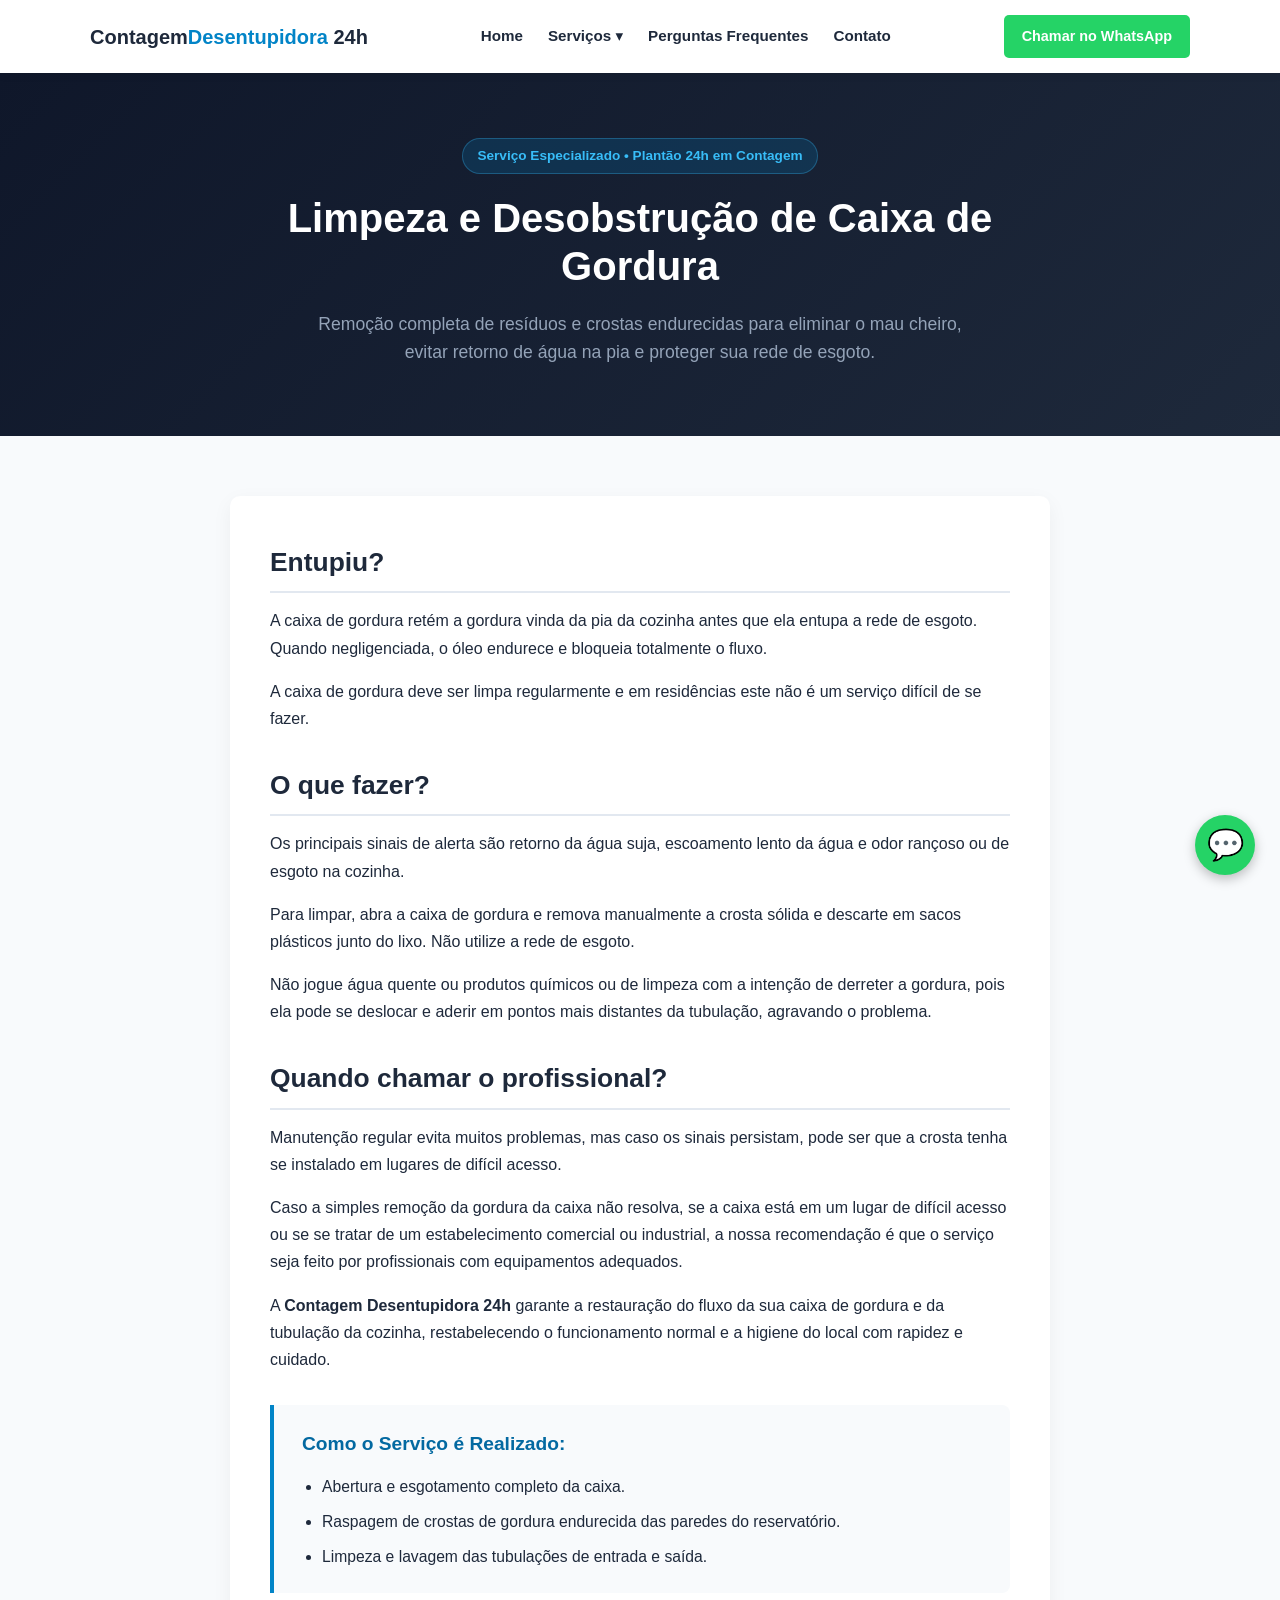
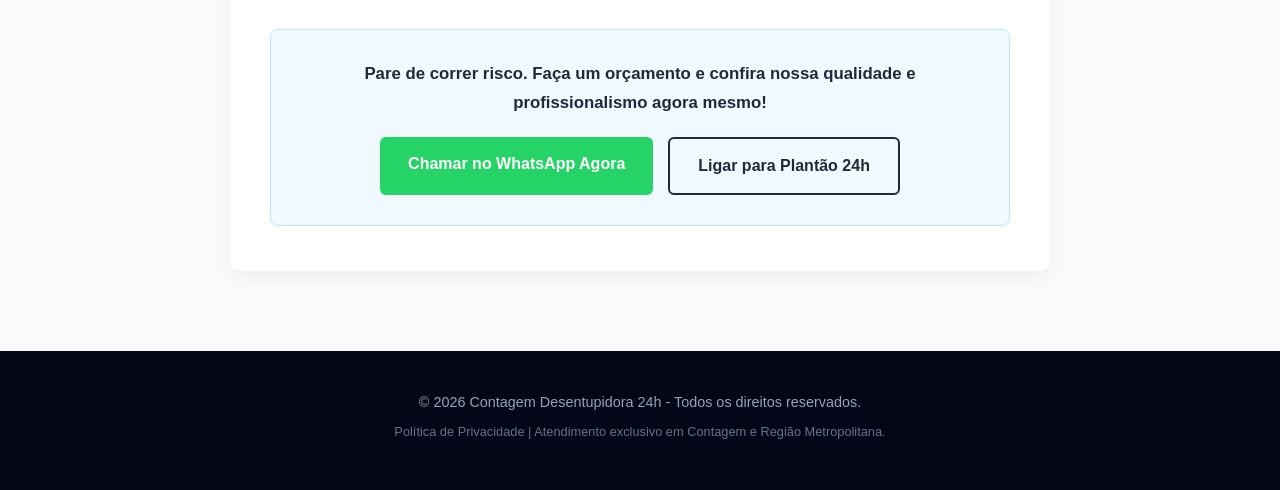
<file: serviços/caixa-gordura.html>
<!DOCTYPE html>
<html lang="pt-BR">
<head>
    <meta charset="UTF-8">
    <meta name="viewport" content="width=device-width, initial-scale=1.0">
    <title>Limpeza e Desobstrução de Caixa de Gordura em Contagem | 24h</title>
    <meta name="description" content="Limpeza e desobstrução de caixa de gordura em Contagem e região. Atendimento 24 horas para residências, comércios e indústrias. Orçamento sem compromisso!">
    <link rel="stylesheet" href="../src/style%20B.css">
</head>
<body>

    <!-- Header / Cabeçalho Fixo (Idêntico à Home) -->
    <header class="header">
        <div class="container header-container">
            <div class="logo">
                <h1>Contagem<span>Desentupidora</span> 24h</h1>
            </div>

            <!-- Botão Hambúrguer (aparece apenas no mobile) -->
            <button type="button" class="menu-toggle" aria-label="Abrir ou fechar menu" aria-expanded="false">
                <span></span>
                <span></span>
                <span></span>
            </button>

            <nav class="nav">
                <ul class="menu-list">
                    <li><a href="index.html">Home</a></li>
                    <li class="dropdown">
                        <a href="servicos.html" class="dropdown-toggle">Serviços &#9662;</a>
                        <ul class="dropdown-menu">
                            <li><a href="pias.html">Desentupimento de Pias de Cozinha, Banheiro e Área de Serviço</a></li>
                            <li><a href="ralos.html">Desentupimento de Ralos Internos e Externos</a></li>
                            <li><a href="vasos.html">Desentupimento de Vasos Sanitários e Tanques</a></li>
                            <li><a href="esgoto.html">Desobstrução de Colunas, Ramais e Redes de Esgoto Prediais</a></li>
                            <li><a href="caixa-gordura.html">Limpeza e Desobstrução de Caixa de Gordura</a></li>
                        </ul>
                    </li>
                    <li><a href="faq.html">Perguntas Frequentes</a></li>
                    <li><a href="contato.html">Contato</a></li>
                </ul>
            </nav>

            <div class="header-cta">
                <a href="https://wa.me/5531999999999?text=Olá,%20vim%20do%20site%20e%20preciso%20de%20um%20orçamento%20urgente!" class="btn-whatsapp" target="_blank">
                    <span>Chamar no WhatsApp</span>
                </a>
            </div>
        </div>
    </header>

    <!-- Cabeçalho Interno da Página de Serviço -->
    <section class="hero page-hero">
        <div class="container hero-content">
            <span class="badge">Serviço Especializado • Plantão 24h em Contagem</span>
            <h1>Limpeza e Desobstrução de Caixa de Gordura</h1>
            <p>Remoção completa de resíduos e crostas endurecidas para eliminar o mau cheiro, evitar retorno de água na pia e proteger sua rede de esgoto.</p>
        </div>
    </section>

    <!-- Conteúdo Principal do Serviço (Template Reutilizável para os 5 textos) -->
    <main class="service-article-section">
        <div class="container">
            <article class="service-article">

                <h2>Entupiu?</h2>
                <p>A caixa de gordura retém a gordura vinda da pia da cozinha antes que ela entupa a rede de esgoto. Quando negligenciada, o óleo endurece e bloqueia totalmente o fluxo.</p>
                <p>A caixa de gordura deve ser limpa regularmente e em residências este não é um serviço difícil de se fazer.</p>

                <h2>O que fazer?</h2>
                <p>Os principais sinais de alerta são retorno da água suja, escoamento lento da água e odor rançoso ou de esgoto na cozinha.</p>
                <p>Para limpar, abra a caixa de gordura e remova manualmente a crosta sólida e descarte em sacos plásticos junto do lixo. Não utilize a rede de esgoto.</p>
                <p>Não jogue água quente ou produtos químicos ou de limpeza com a intenção de derreter a gordura, pois ela pode se deslocar e aderir em pontos mais distantes da tubulação, agravando o problema.</p>

                <h2>Quando chamar o profissional?</h2>
                <p>Manutenção regular evita muitos problemas, mas caso os sinais persistam, pode ser que a crosta tenha se instalado em lugares de difícil acesso.</p>
                <p>Caso a simples remoção da gordura da caixa não resolva, se a caixa está em um lugar de difícil acesso ou se se tratar de um estabelecimento comercial ou industrial, a nossa recomendação é que o serviço seja feito por profissionais com equipamentos adequados.</p>
                <p>A <strong>Contagem Desentupidora 24h</strong> garante a restauração do fluxo da sua caixa de gordura e da tubulação da cozinha, restabelecendo o funcionamento normal e a higiene do local com rapidez e cuidado.</p>

                <div class="service-process-box">
                    <h3>Como o Serviço é Realizado:</h3>
                    <ul>
                        <li>Abertura e esgotamento completo da caixa.</li>
                        <li>Raspagem de crostas de gordura endurecida das paredes do reservatório.</li>
                        <li>Limpeza e lavagem das tubulações de entrada e saída.</li>
                    </ul>
                </div>

                <!-- Chamada Final para Conversão -->
                <div class="article-cta-box">
                    <p><strong>Pare de correr risco. Faça um orçamento e confira nossa qualidade e profissionalismo agora mesmo!</strong></p>
                    <div class="hero-buttons">
                        <a href="https://wa.me/5531999999999?text=Olá,%20vim%20da%20página%20de%20Caixa%20de%20Gordura%20e%20preciso%20de%20um%20orçamento!" class="btn btn-primary" target="_blank">Chamar no WhatsApp Agora</a>
                        <a href="tel:31999999999" class="btn btn-outline-dark">Ligar para Plantão 24h</a>
                    </div>
                </div>

            </article>
        </div>
    </main>

    <!-- Rodapé (Idêntico à Home) -->
    <footer class="footer">
        <div class="container footer-content">
            <p>&copy; 2026 Contagem Desentupidora 24h - Todos os direitos reservados.</p>
            <p class="privacy-notice">Política de Privacidade | Atendimento exclusivo em Contagem e Região Metropolitana.</p>
        </div>
    </footer>

    <!-- Botão Flutuante do WhatsApp -->
    <a href="https://wa.me/5531999999999?text=Olá,%20vim%20do%20site%20e%20preciso%20de%20um%20atendimento%20urgente!" class="floating-whatsapp" target="_blank" title="Fale no WhatsApp">
        💬
    </a>

    <!-- Script do Menu Mobile (Idêntico à Home) -->
    <script>
        (function () {
            const toggleBtn = document.querySelector('.menu-toggle');
            const nav = document.querySelector('.nav');
            const dropdownToggle = document.querySelector('.dropdown-toggle');
            const dropdown = document.querySelector('.dropdown');

            if (toggleBtn && nav) {
                toggleBtn.addEventListener('click', function () {
                    const isOpen = nav.classList.toggle('nav-open');
                    toggleBtn.classList.toggle('active', isOpen);
                    toggleBtn.setAttribute('aria-expanded', isOpen ? 'true' : 'false');
                });
            }

            if (dropdownToggle && dropdown) {
                dropdownToggle.addEventListener('click', function (e) {
                    if (window.innerWidth <= 768) {
                        e.preventDefault();
                        dropdown.classList.toggle('dropdown-open');
                    }
                });
            }
        })();
    </script>

</body>
</html>
</file>
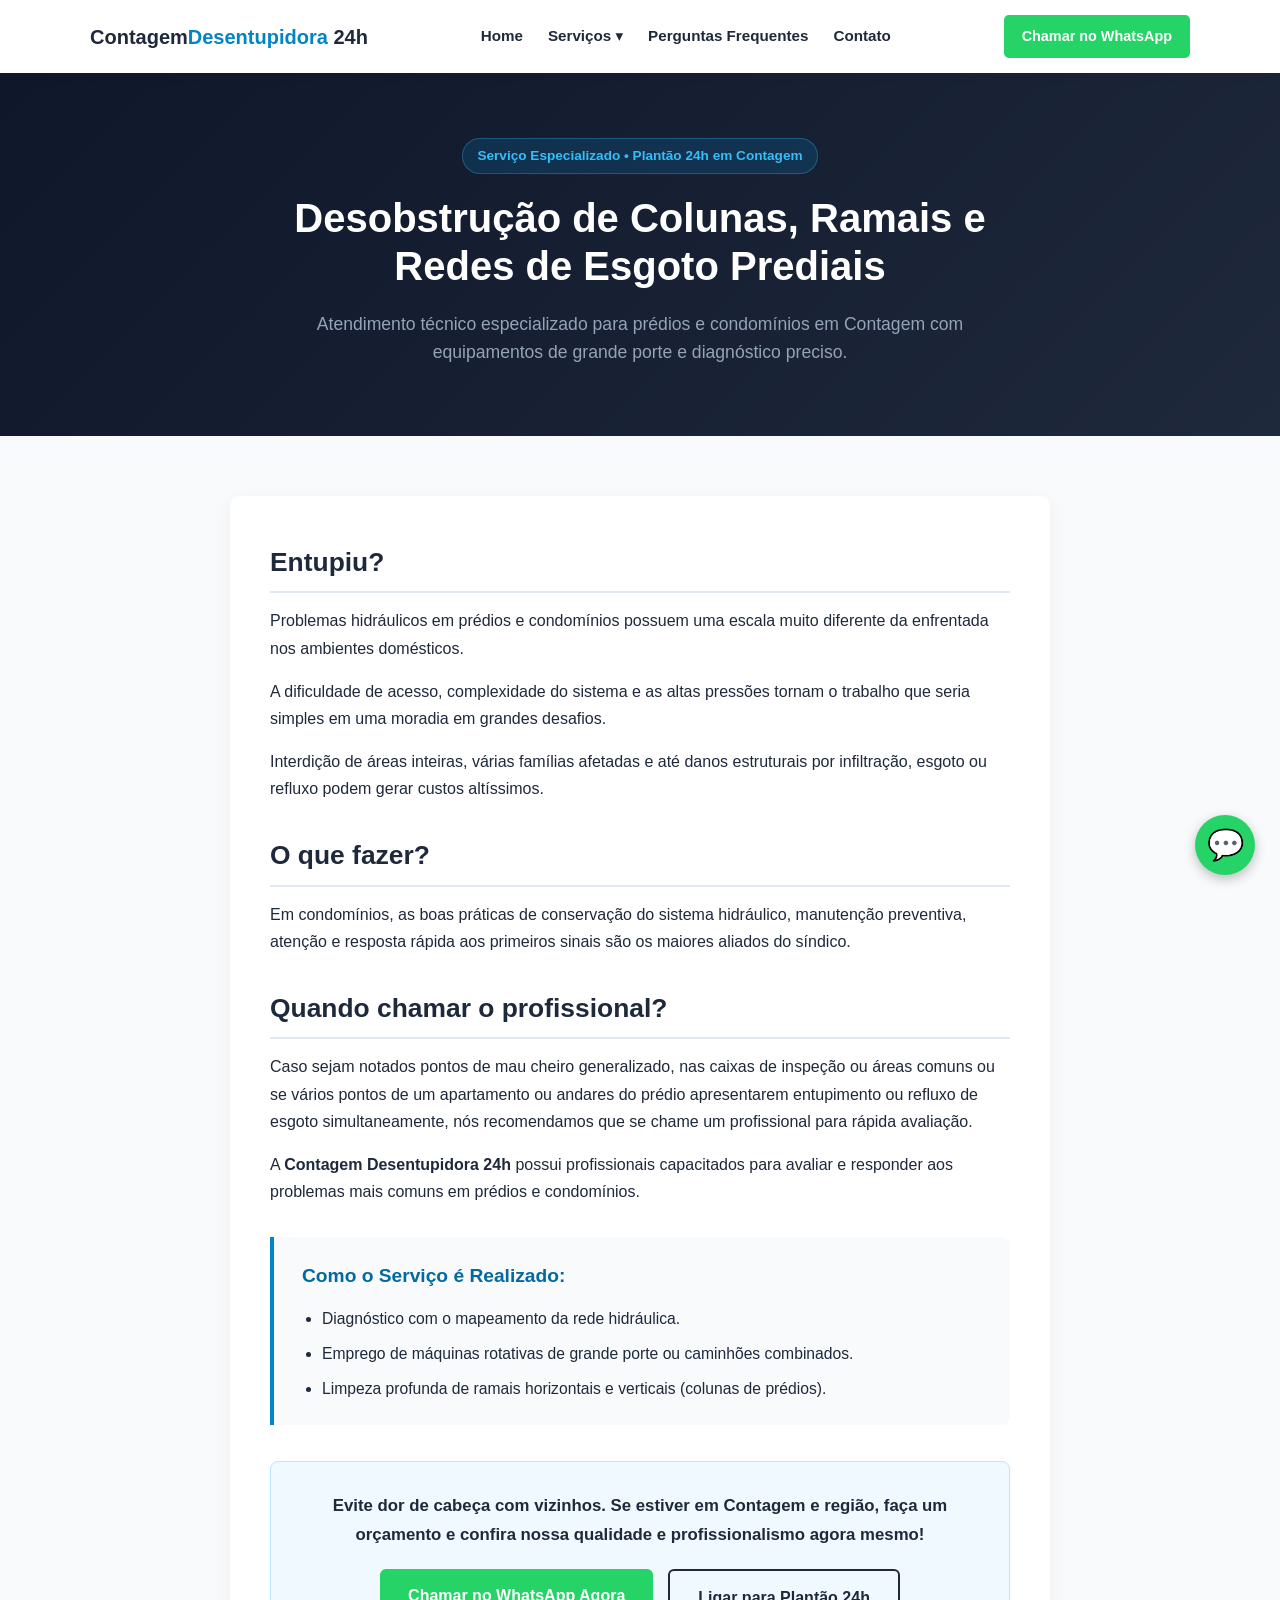
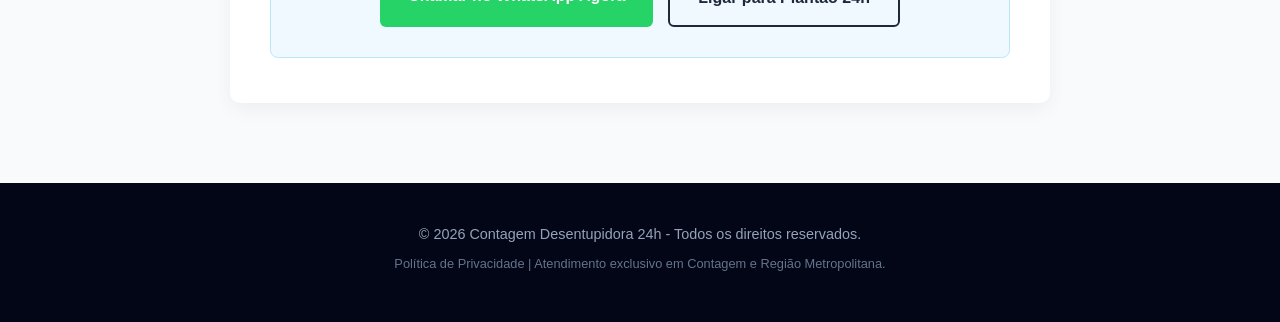
<file: serviços/esgoto.html>
<!DOCTYPE html>
<html lang="pt-BR">
<head>
    <meta charset="UTF-8">
    <meta name="viewport" content="width=device-width, initial-scale=1.0">
    <title>Desobstrução de Colunas, Ramais e Redes de Esgoto Prediais em Contagem | 24h</title>
    <meta name="description" content="Desobstrução de colunas, ramais e redes de esgoto prediais em Contagem e região. Atendimento 24 horas para prédios e condomínios. Orçamento sem compromisso!">
    <link rel="stylesheet" href="../src/style%20B.css">
</head>
<body>

    <!-- Header / Cabeçalho Fixo (Idêntico à Home) -->
    <header class="header">
        <div class="container header-container">
            <div class="logo">
                <h1>Contagem<span>Desentupidora</span> 24h</h1>
            </div>

            <!-- Botão Hambúrguer (aparece apenas no mobile) -->
            <button type="button" class="menu-toggle" aria-label="Abrir ou fechar menu" aria-expanded="false">
                <span></span>
                <span></span>
                <span></span>
            </button>

            <nav class="nav">
                <ul class="menu-list">
                    <li><a href="index.html">Home</a></li>
                    <li class="dropdown">
                        <a href="servicos.html" class="dropdown-toggle">Serviços &#9662;</a>
                        <ul class="dropdown-menu">
                            <li><a href="pias.html">Desentupimento de Pias de Cozinha, Banheiro e Área de Serviço</a></li>
                            <li><a href="ralos.html">Desentupimento de Ralos Internos e Externos</a></li>
                            <li><a href="vasos.html">Desentupimento de Vasos Sanitários e Tanques</a></li>
                            <li><a href="esgoto.html">Desobstrução de Colunas, Ramais e Redes de Esgoto Prediais</a></li>
                            <li><a href="caixa-gordura.html">Limpeza e Desobstrução de Caixa de Gordura</a></li>
                        </ul>
                    </li>
                    <li><a href="faq.html">Perguntas Frequentes</a></li>
                    <li><a href="contato.html">Contato</a></li>
                </ul>
            </nav>

            <div class="header-cta">
                <a href="https://wa.me/5531999999999?text=Olá,%20vim%20do%20site%20e%20preciso%20de%20um%20orçamento%20urgente!" class="btn-whatsapp" target="_blank">
                    <span>Chamar no WhatsApp</span>
                </a>
            </div>
        </div>
    </header>

    <!-- Cabeçalho Interno da Página de Serviço -->
    <section class="hero page-hero">
        <div class="container hero-content">
            <span class="badge">Serviço Especializado • Plantão 24h em Contagem</span>
            <h1>Desobstrução de Colunas, Ramais e Redes de Esgoto Prediais</h1>
            <p>Atendimento técnico especializado para prédios e condomínios em Contagem com equipamentos de grande porte e diagnóstico preciso.</p>
        </div>
    </section>

    <!-- Conteúdo Principal do Serviço -->
    <main class="service-article-section">
        <div class="container">
            <article class="service-article">

                <h2>Entupiu?</h2>
                <p>Problemas hidráulicos em prédios e condomínios possuem uma escala muito diferente da enfrentada nos ambientes domésticos.</p>
                <p>A dificuldade de acesso, complexidade do sistema e as altas pressões tornam o trabalho que seria simples em uma moradia em grandes desafios.</p>
                <p>Interdição de áreas inteiras, várias famílias afetadas e até danos estruturais por infiltração, esgoto ou refluxo podem gerar custos altíssimos.</p>

                <h2>O que fazer?</h2>
                <p>Em condomínios, as boas práticas de conservação do sistema hidráulico, manutenção preventiva, atenção e resposta rápida aos primeiros sinais são os maiores aliados do síndico.</p>

                <h2>Quando chamar o profissional?</h2>
                <p>Caso sejam notados pontos de mau cheiro generalizado, nas caixas de inspeção ou áreas comuns ou se vários pontos de um apartamento ou andares do prédio apresentarem entupimento ou refluxo de esgoto simultaneamente, nós recomendamos que se chame um profissional para rápida avaliação.</p>
                <p>A <strong>Contagem Desentupidora 24h</strong> possui profissionais capacitados para avaliar e responder aos problemas mais comuns em prédios e condomínios.</p>

                <div class="service-process-box">
                    <h3>Como o Serviço é Realizado:</h3>
                    <ul>
                        <li>Diagnóstico com o mapeamento da rede hidráulica.</li>
                        <li>Emprego de máquinas rotativas de grande porte ou caminhões combinados.</li>
                        <li>Limpeza profunda de ramais horizontais e verticais (colunas de prédios).</li>
                    </ul>
                </div>

                <!-- Chamada Final para Conversão -->
                <div class="article-cta-box">
                    <p><strong>Evite dor de cabeça com vizinhos. Se estiver em Contagem e região, faça um orçamento e confira nossa qualidade e profissionalismo agora mesmo!</strong></p>
                    <div class="hero-buttons">
                        <a href="https://wa.me/5531999999999?text=Olá,%20vim%20da%20página%20de%20Esgoto%20e%20Colunas%20Prediais%20e%20preciso%20de%20um%20orçamento!" class="btn btn-primary" target="_blank">Chamar no WhatsApp Agora</a>
                        <a href="tel:31999999999" class="btn btn-outline-dark">Ligar para Plantão 24h</a>
                    </div>
                </div>

            </article>
        </div>
    </main>

    <!-- Rodapé (Idêntico à Home) -->
    <footer class="footer">
        <div class="container footer-content">
            <p>&copy; 2026 Contagem Desentupidora 24h - Todos os direitos reservados.</p>
            <p class="privacy-notice">Política de Privacidade | Atendimento exclusivo em Contagem e Região Metropolitana.</p>
        </div>
    </footer>

    <!-- Botão Flutuante do WhatsApp -->
    <a href="https://wa.me/5531999999999?text=Olá,%20vim%20do%20site%20e%20preciso%20de%20um%20atendimento%20urgente!" class="floating-whatsapp" target="_blank" title="Fale no WhatsApp">
        💬
    </a>

    <!-- Script do Menu Mobile (Idêntico à Home) -->
    <script>
        (function () {
            const toggleBtn = document.querySelector('.menu-toggle');
            const nav = document.querySelector('.nav');
            const dropdownToggle = document.querySelector('.dropdown-toggle');
            const dropdown = document.querySelector('.dropdown');

            if (toggleBtn && nav) {
                toggleBtn.addEventListener('click', function () {
                    const isOpen = nav.classList.toggle('nav-open');
                    toggleBtn.classList.toggle('active', isOpen);
                    toggleBtn.setAttribute('aria-expanded', isOpen ? 'true' : 'false');
                });
            }

            if (dropdownToggle && dropdown) {
                dropdownToggle.addEventListener('click', function (e) {
                    if (window.innerWidth <= 768) {
                        e.preventDefault();
                        dropdown.classList.toggle('dropdown-open');
                    }
                });
            }
        })();
    </script>

</body>
</html>
</file>
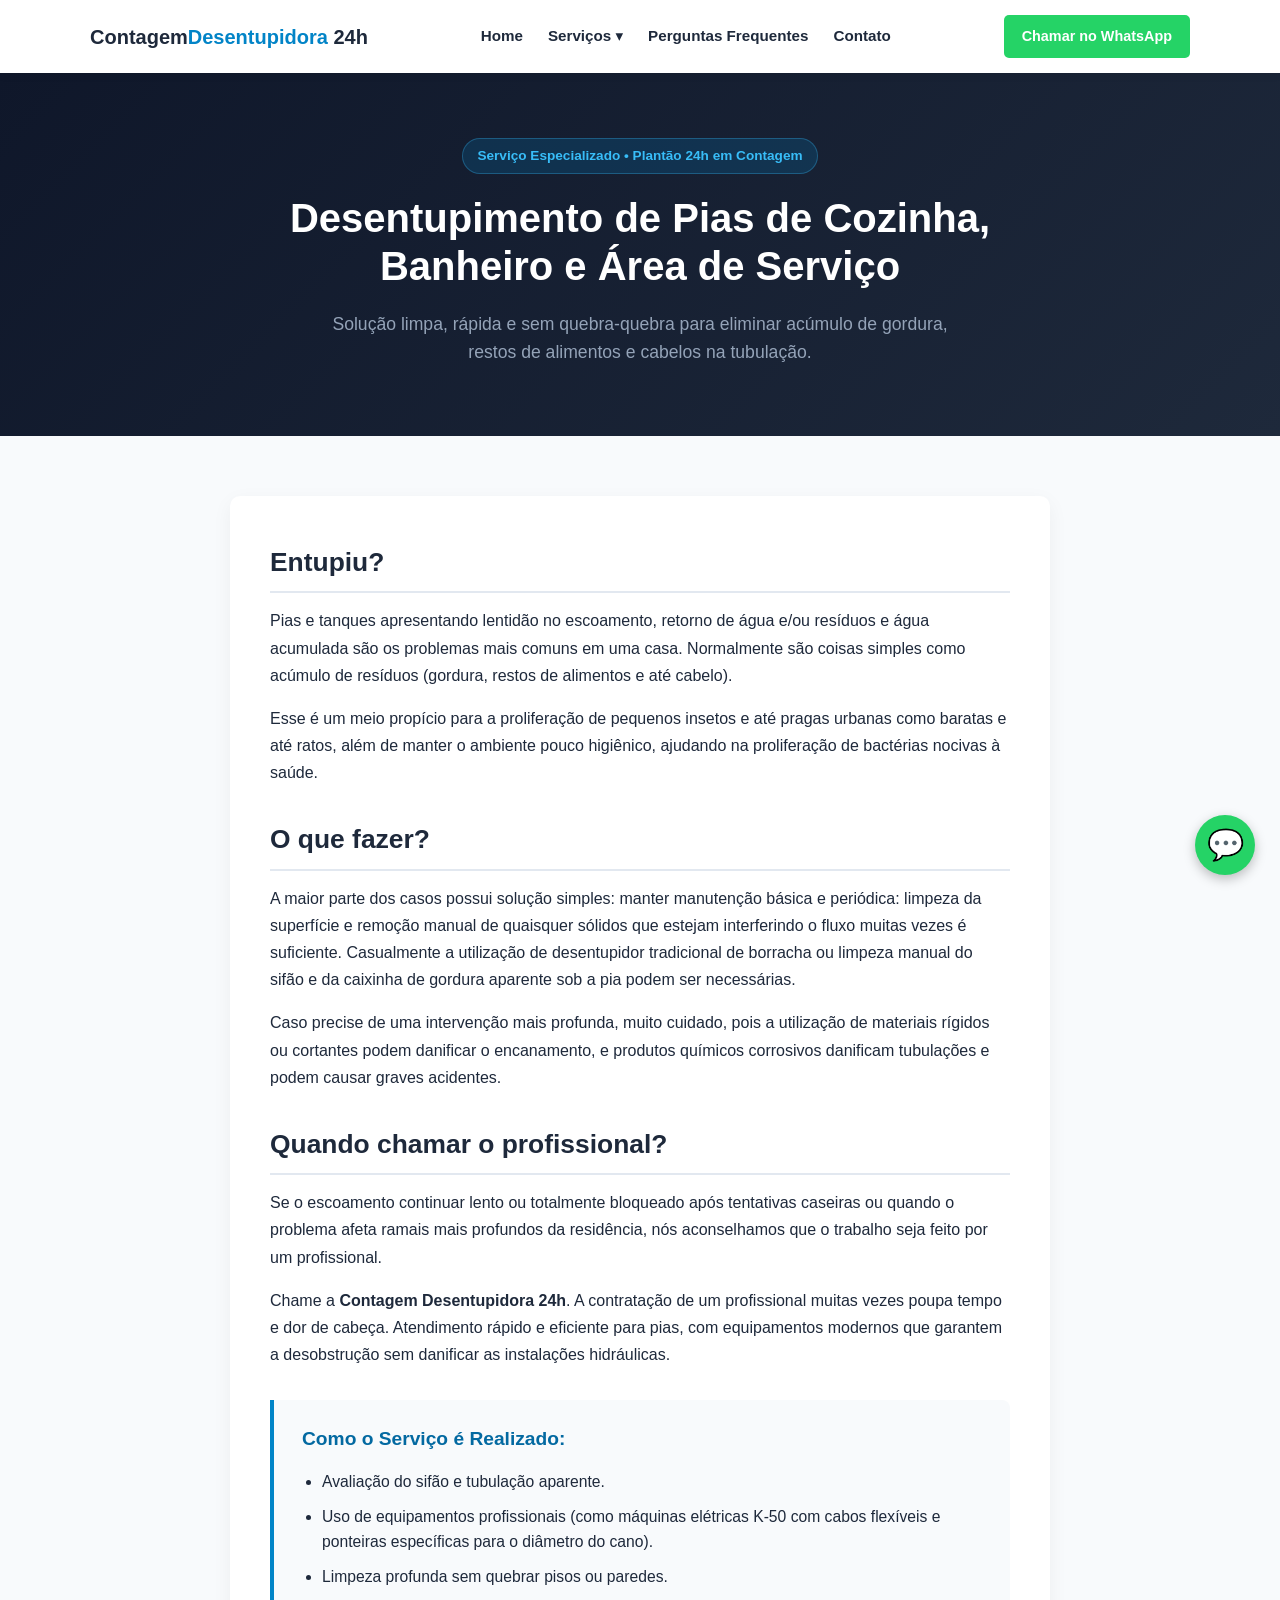
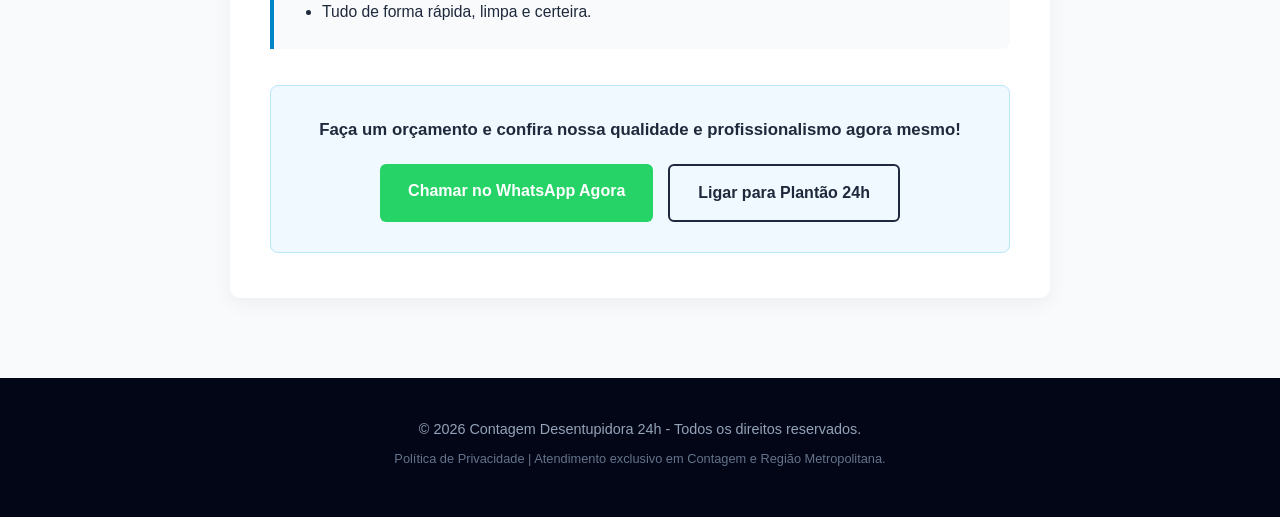
<file: serviços/pias.html>
<!DOCTYPE html>
<html lang="pt-BR">
<head>
    <meta charset="UTF-8">
    <meta name="viewport" content="width=device-width, initial-scale=1.0">
    <title>Desentupimento de Pias de Cozinha, Banheiro e Área de Serviço em Contagem | 24h</title>
    <meta name="description" content="Desentupimento de pias de cozinha, banheiro e área de serviço em Contagem e região. Atendimento 24 horas sem quebrar pisos ou paredes. Orçamento grátis!">
    <link rel="stylesheet" href="../src/style%20B.css">
</head>
<body>

    <!-- Header / Cabeçalho Fixo (Idêntico à Home) -->
    <header class="header">
        <div class="container header-container">
            <div class="logo">
                <h1>Contagem<span>Desentupidora</span> 24h</h1>
            </div>

            <!-- Botão Hambúrguer (aparece apenas no mobile) -->
            <button type="button" class="menu-toggle" aria-label="Abrir ou fechar menu" aria-expanded="false">
                <span></span>
                <span></span>
                <span></span>
            </button>

            <nav class="nav">
                <ul class="menu-list">
                    <li><a href="index.html">Home</a></li>
                    <li class="dropdown">
                        <a href="servicos.html" class="dropdown-toggle">Serviços &#9662;</a>
                        <ul class="dropdown-menu">
                            <li><a href="pias.html">Desentupimento de Pias de Cozinha, Banheiro e Área de Serviço</a></li>
                            <li><a href="ralos.html">Desentupimento de Ralos Internos e Externos</a></li>
                            <li><a href="vasos.html">Desentupimento de Vasos Sanitários e Tanques</a></li>
                            <li><a href="esgoto.html">Desobstrução de Colunas, Ramais e Redes de Esgoto Prediais</a></li>
                            <li><a href="caixa-gordura.html">Limpeza e Desobstrução de Caixa de Gordura</a></li>
                        </ul>
                    </li>
                    <li><a href="faq.html">Perguntas Frequentes</a></li>
                    <li><a href="contato.html">Contato</a></li>
                </ul>
            </nav>

            <div class="header-cta">
                <a href="https://wa.me/5531999999999?text=Olá,%20vim%20do%20site%20e%20preciso%20de%20um%20orçamento%20urgente!" class="btn-whatsapp" target="_blank">
                    <span>Chamar no WhatsApp</span>
                </a>
            </div>
        </div>
    </header>

    <!-- Cabeçalho Interno da Página de Serviço -->
    <section class="hero page-hero">
        <div class="container hero-content">
            <span class="badge">Serviço Especializado • Plantão 24h em Contagem</span>
            <h1>Desentupimento de Pias de Cozinha, Banheiro e Área de Serviço</h1>
            <p>Solução limpa, rápida e sem quebra-quebra para eliminar acúmulo de gordura, restos de alimentos e cabelos na tubulação.</p>
        </div>
    </section>

    <!-- Conteúdo Principal do Serviço -->
    <main class="service-article-section">
        <div class="container">
            <article class="service-article">

                <h2>Entupiu?</h2>
                <p>Pias e tanques apresentando lentidão no escoamento, retorno de água e/ou resíduos e água acumulada são os problemas mais comuns em uma casa. Normalmente são coisas simples como acúmulo de resíduos (gordura, restos de alimentos e até cabelo).</p>
                <p>Esse é um meio propício para a proliferação de pequenos insetos e até pragas urbanas como baratas e até ratos, além de manter o ambiente pouco higiênico, ajudando na proliferação de bactérias nocivas à saúde.</p>

                <h2>O que fazer?</h2>
                <p>A maior parte dos casos possui solução simples: manter manutenção básica e periódica: limpeza da superfície e remoção manual de quaisquer sólidos que estejam interferindo o fluxo muitas vezes é suficiente. Casualmente a utilização de desentupidor tradicional de borracha ou limpeza manual do sifão e da caixinha de gordura aparente sob a pia podem ser necessárias.</p>
                <p>Caso precise de uma intervenção mais profunda, muito cuidado, pois a utilização de materiais rígidos ou cortantes podem danificar o encanamento, e produtos químicos corrosivos danificam tubulações e podem causar graves acidentes.</p>

                <h2>Quando chamar o profissional?</h2>
                <p>Se o escoamento continuar lento ou totalmente bloqueado após tentativas caseiras ou quando o problema afeta ramais mais profundos da residência, nós aconselhamos que o trabalho seja feito por um profissional.</p>
                <p>Chame a <strong>Contagem Desentupidora 24h</strong>. A contratação de um profissional muitas vezes poupa tempo e dor de cabeça. Atendimento rápido e eficiente para pias, com equipamentos modernos que garantem a desobstrução sem danificar as instalações hidráulicas.</p>

                <div class="service-process-box">
                    <h3>Como o Serviço é Realizado:</h3>
                    <ul>
                        <li>Avaliação do sifão e tubulação aparente.</li>
                        <li>Uso de equipamentos profissionais (como máquinas elétricas K-50 com cabos flexíveis e ponteiras específicas para o diâmetro do cano).</li>
                        <li>Limpeza profunda sem quebrar pisos ou paredes.</li>
                        <li>Tudo de forma rápida, limpa e certeira.</li>
                    </ul>
                </div>

                <!-- Chamada Final para Conversão -->
                <div class="article-cta-box">
                    <p><strong>Faça um orçamento e confira nossa qualidade e profissionalismo agora mesmo!</strong></p>
                    <div class="hero-buttons">
                        <a href="https://wa.me/5531999999999?text=Olá,%20vim%20da%20página%20de%20Desentupimento%20de%20Pias%20e%20preciso%20de%20um%20orçamento!" class="btn btn-primary" target="_blank">Chamar no WhatsApp Agora</a>
                        <a href="tel:31999999999" class="btn btn-outline-dark">Ligar para Plantão 24h</a>
                    </div>
                </div>

            </article>
        </div>
    </main>

    <!-- Rodapé (Idêntico à Home) -->
    <footer class="footer">
        <div class="container footer-content">
            <p>&copy; 2026 Contagem Desentupidora 24h - Todos os direitos reservados.</p>
            <p class="privacy-notice">Política de Privacidade | Atendimento exclusivo em Contagem e Região Metropolitana.</p>
        </div>
    </footer>

    <!-- Botão Flutuante do WhatsApp -->
    <a href="https://wa.me/5531999999999?text=Olá,%20vim%20do%20site%20e%20preciso%20de%20um%20atendimento%20urgente!" class="floating-whatsapp" target="_blank" title="Fale no WhatsApp">
        💬
    </a>

    <!-- Script do Menu Mobile (Idêntico à Home) -->
    <script>
        (function () {
            const toggleBtn = document.querySelector('.menu-toggle');
            const nav = document.querySelector('.nav');
            const dropdownToggle = document.querySelector('.dropdown-toggle');
            const dropdown = document.querySelector('.dropdown');

            if (toggleBtn && nav) {
                toggleBtn.addEventListener('click', function () {
                    const isOpen = nav.classList.toggle('nav-open');
                    toggleBtn.classList.toggle('active', isOpen);
                    toggleBtn.setAttribute('aria-expanded', isOpen ? 'true' : 'false');
                });
            }

            if (dropdownToggle && dropdown) {
                dropdownToggle.addEventListener('click', function (e) {
                    if (window.innerWidth <= 768) {
                        e.preventDefault();
                        dropdown.classList.toggle('dropdown-open');
                    }
                });
            }
        })();
    </script>

</body>
</html>
</file>
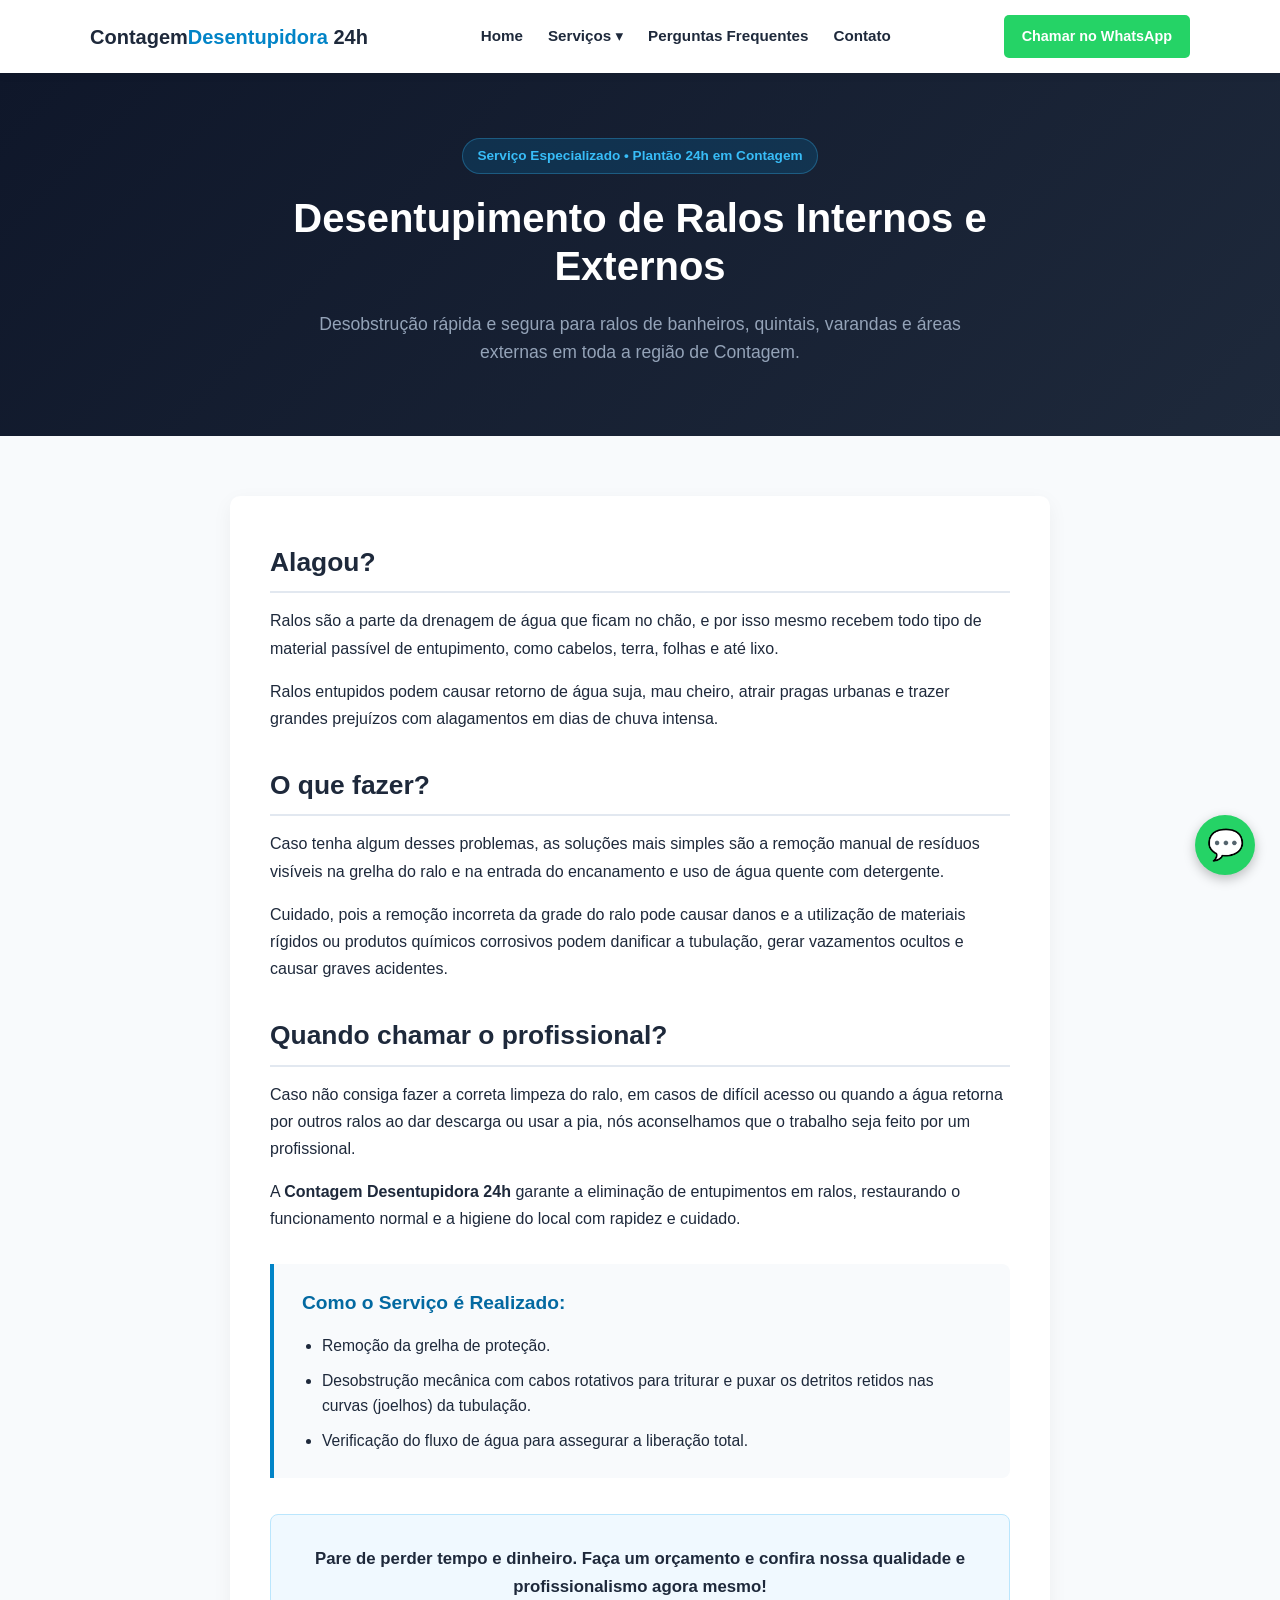
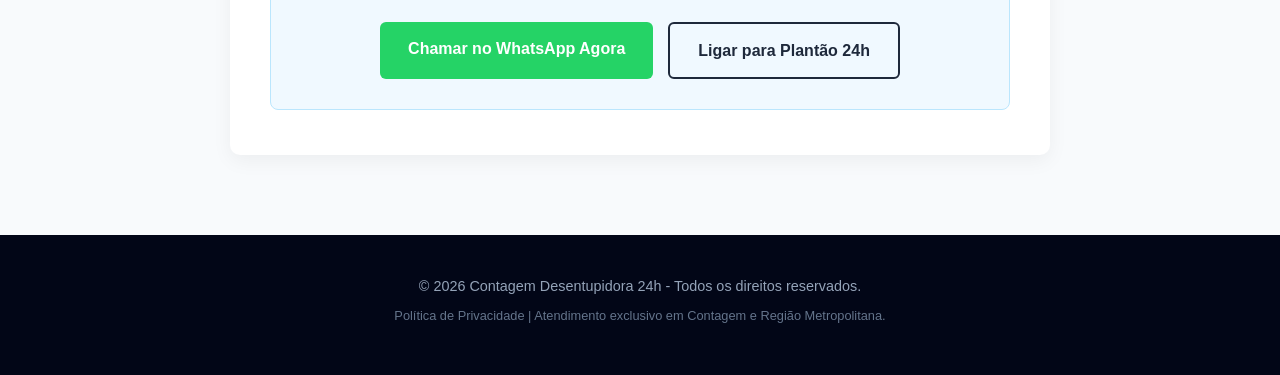
<file: serviços/ralos.html>
<!DOCTYPE html>
<html lang="pt-BR">
<head>
    <meta charset="UTF-8">
    <meta name="viewport" content="width=device-width, initial-scale=1.0">
    <title>Desentupimento de Ralos Internos e Externos em Contagem | 24h</title>
    <meta name="description" content="Desentupimento de ralos internos e externos em Contagem e região. Atendimento 24 horas contra alagamentos, mau cheiro e retorno de água. Orçamento grátis!">
    <link rel="stylesheet" href="../src/style%20B.css">
</head>
<body>

    <!-- Header / Cabeçalho Fixo (Idêntico à Home) -->
    <header class="header">
        <div class="container header-container">
            <div class="logo">
                <h1>Contagem<span>Desentupidora</span> 24h</h1>
            </div>

            <!-- Botão Hambúrguer (aparece apenas no mobile) -->
            <button type="button" class="menu-toggle" aria-label="Abrir ou fechar menu" aria-expanded="false">
                <span></span>
                <span></span>
                <span></span>
            </button>

            <nav class="nav">
                <ul class="menu-list">
                    <li><a href="index.html">Home</a></li>
                    <li class="dropdown">
                        <a href="servicos.html" class="dropdown-toggle">Serviços &#9662;</a>
                        <ul class="dropdown-menu">
                            <li><a href="pias.html">Desentupimento de Pias de Cozinha, Banheiro e Área de Serviço</a></li>
                            <li><a href="ralos.html">Desentupimento de Ralos Internos e Externos</a></li>
                            <li><a href="vasos.html">Desentupimento de Vasos Sanitários e Tanques</a></li>
                            <li><a href="esgoto.html">Desobstrução de Colunas, Ramais e Redes de Esgoto Prediais</a></li>
                            <li><a href="caixa-gordura.html">Limpeza e Desobstrução de Caixa de Gordura</a></li>
                        </ul>
                    </li>
                    <li><a href="faq.html">Perguntas Frequentes</a></li>
                    <li><a href="contato.html">Contato</a></li>
                </ul>
            </nav>

            <div class="header-cta">
                <a href="https://wa.me/5531999999999?text=Olá,%20vim%20do%20site%20e%20preciso%20de%20um%20orçamento%20urgente!" class="btn-whatsapp" target="_blank">
                    <span>Chamar no WhatsApp</span>
                </a>
            </div>
        </div>
    </header>

    <!-- Cabeçalho Interno da Página de Serviço -->
    <section class="hero page-hero">
        <div class="container hero-content">
            <span class="badge">Serviço Especializado • Plantão 24h em Contagem</span>
            <h1>Desentupimento de Ralos Internos e Externos</h1>
            <p>Desobstrução rápida e segura para ralos de banheiros, quintais, varandas e áreas externas em toda a região de Contagem.</p>
        </div>
    </section>

    <!-- Conteúdo Principal do Serviço -->
    <main class="service-article-section">
        <div class="container">
            <article class="service-article">

                <h2>Alagou?</h2>
                <p>Ralos são a parte da drenagem de água que ficam no chão, e por isso mesmo recebem todo tipo de material passível de entupimento, como cabelos, terra, folhas e até lixo.</p>
                <p>Ralos entupidos podem causar retorno de água suja, mau cheiro, atrair pragas urbanas e trazer grandes prejuízos com alagamentos em dias de chuva intensa.</p>

                <h2>O que fazer?</h2>
                <p>Caso tenha algum desses problemas, as soluções mais simples são a remoção manual de resíduos visíveis na grelha do ralo e na entrada do encanamento e uso de água quente com detergente.</p>
                <p>Cuidado, pois a remoção incorreta da grade do ralo pode causar danos e a utilização de materiais rígidos ou produtos químicos corrosivos podem danificar a tubulação, gerar vazamentos ocultos e causar graves acidentes.</p>

                <h2>Quando chamar o profissional?</h2>
                <p>Caso não consiga fazer a correta limpeza do ralo, em casos de difícil acesso ou quando a água retorna por outros ralos ao dar descarga ou usar a pia, nós aconselhamos que o trabalho seja feito por um profissional.</p>
                <p>A <strong>Contagem Desentupidora 24h</strong> garante a eliminação de entupimentos em ralos, restaurando o funcionamento normal e a higiene do local com rapidez e cuidado.</p>

                <div class="service-process-box">
                    <h3>Como o Serviço é Realizado:</h3>
                    <ul>
                        <li>Remoção da grelha de proteção.</li>
                        <li>Desobstrução mecânica com cabos rotativos para triturar e puxar os detritos retidos nas curvas (joelhos) da tubulação.</li>
                        <li>Verificação do fluxo de água para assegurar a liberação total.</li>
                    </ul>
                </div>

                <!-- Chamada Final para Conversão -->
                <div class="article-cta-box">
                    <p><strong>Pare de perder tempo e dinheiro. Faça um orçamento e confira nossa qualidade e profissionalismo agora mesmo!</strong></p>
                    <div class="hero-buttons">
                        <a href="https://wa.me/5531999999999?text=Olá,%20vim%20da%20página%20de%20Ralos%20Internos%20e%20Externos%20e%20preciso%20de%20um%20orçamento!" class="btn btn-primary" target="_blank">Chamar no WhatsApp Agora</a>
                        <a href="tel:31999999999" class="btn btn-outline-dark">Ligar para Plantão 24h</a>
                    </div>
                </div>

            </article>
        </div>
    </main>

    <!-- Rodapé (Idêntico à Home) -->
    <footer class="footer">
        <div class="container footer-content">
            <p>&copy; 2026 Contagem Desentupidora 24h - Todos os direitos reservados.</p>
            <p class="privacy-notice">Política de Privacidade | Atendimento exclusivo em Contagem e Região Metropolitana.</p>
        </div>
    </footer>

    <!-- Botão Flutuante do WhatsApp -->
    <a href="https://wa.me/5531999999999?text=Olá,%20vim%20do%20site%20e%20preciso%20de%20um%20atendimento%20urgente!" class="floating-whatsapp" target="_blank" title="Fale no WhatsApp">
        💬
    </a>

    <!-- Script do Menu Mobile (Idêntico à Home) -->
    <script>
        (function () {
            const toggleBtn = document.querySelector('.menu-toggle');
            const nav = document.querySelector('.nav');
            const dropdownToggle = document.querySelector('.dropdown-toggle');
            const dropdown = document.querySelector('.dropdown');

            if (toggleBtn && nav) {
                toggleBtn.addEventListener('click', function () {
                    const isOpen = nav.classList.toggle('nav-open');
                    toggleBtn.classList.toggle('active', isOpen);
                    toggleBtn.setAttribute('aria-expanded', isOpen ? 'true' : 'false');
                });
            }

            if (dropdownToggle && dropdown) {
                dropdownToggle.addEventListener('click', function (e) {
                    if (window.innerWidth <= 768) {
                        e.preventDefault();
                        dropdown.classList.toggle('dropdown-open');
                    }
                });
            }
        })();
    </script>

</body>
</html>
</file>
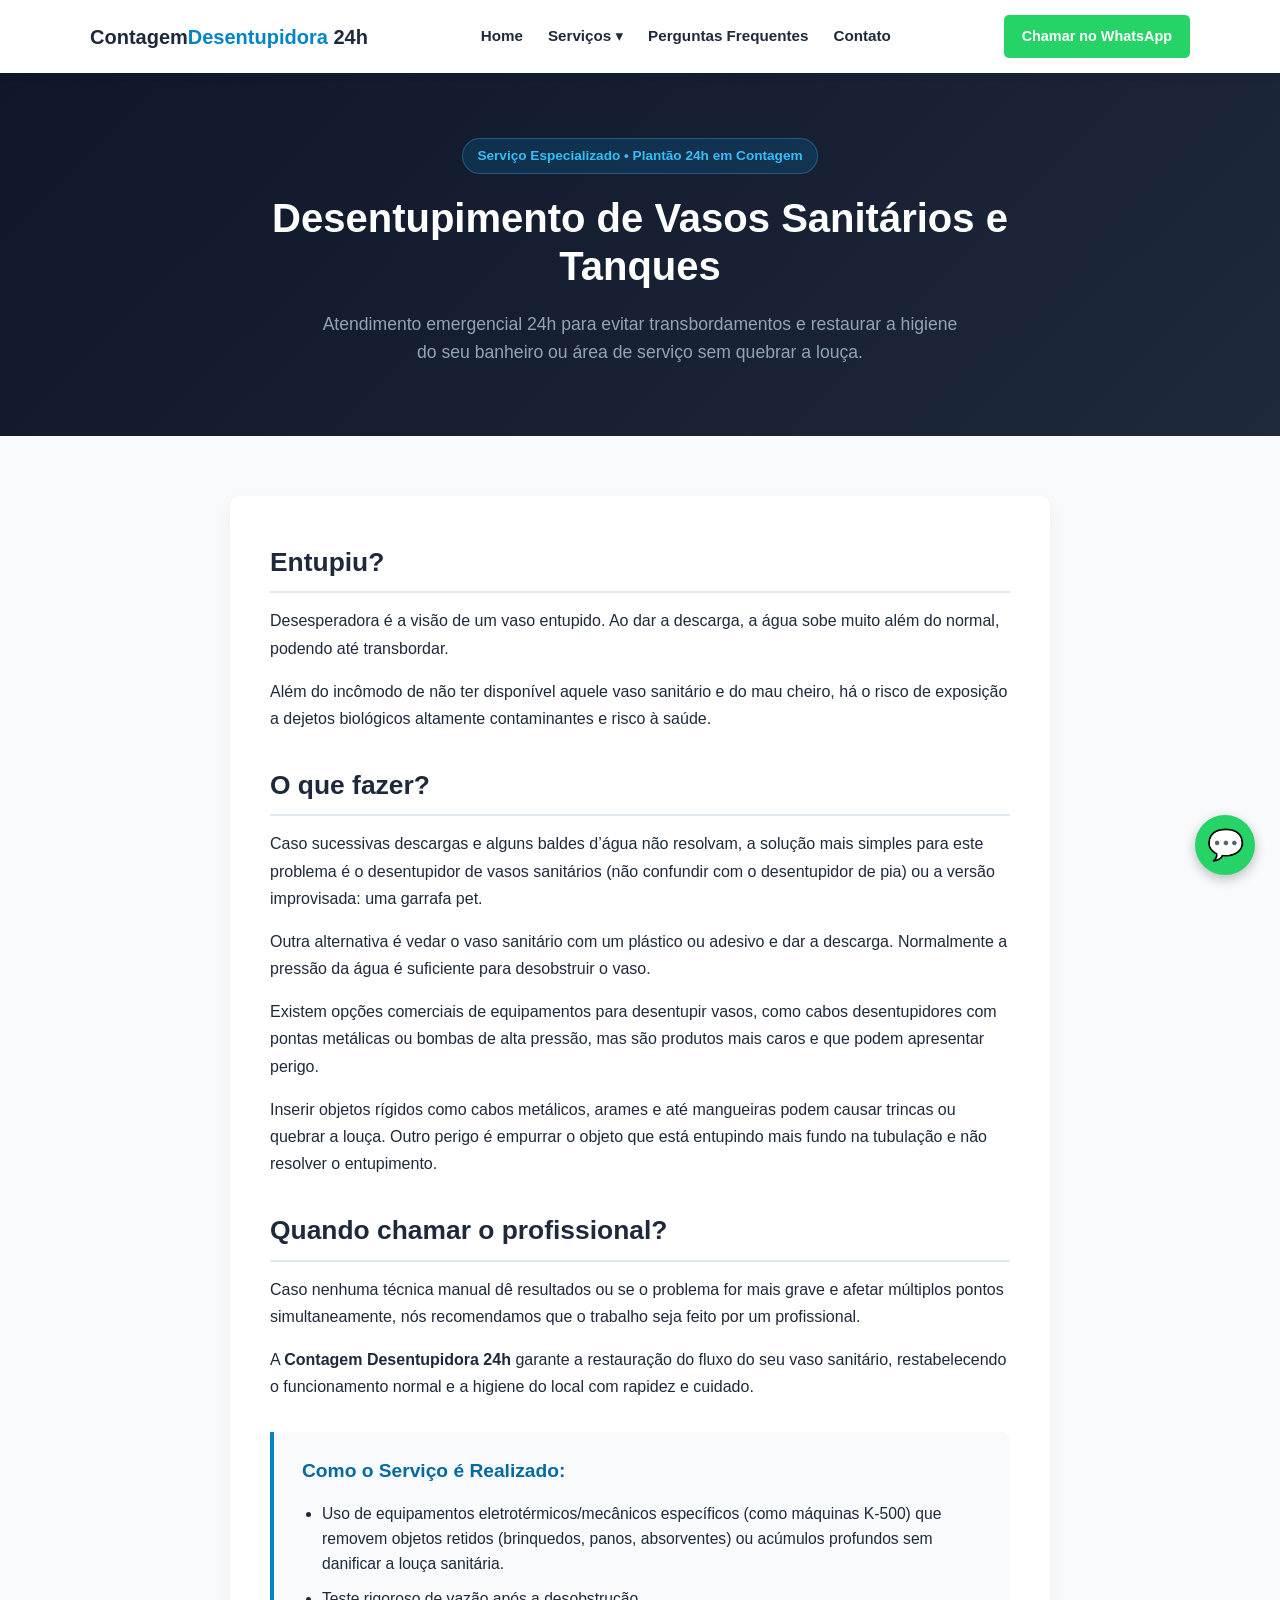
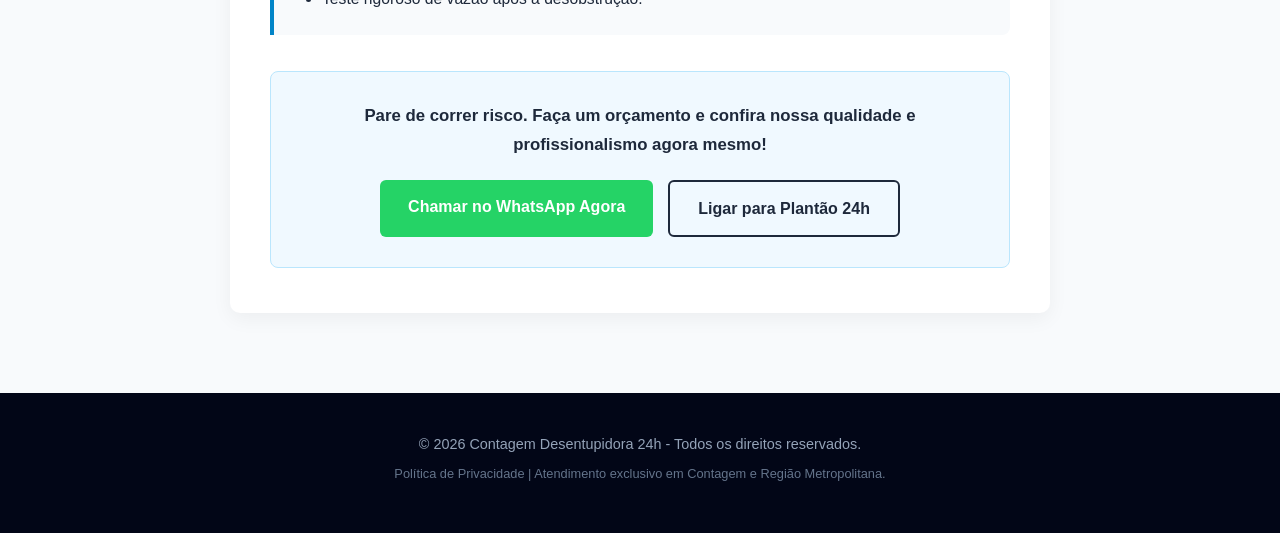
<file: serviços/vasos.html>
<!DOCTYPE html>
<html lang="pt-BR">
<head>
    <meta charset="UTF-8">
    <meta name="viewport" content="width=device-width, initial-scale=1.0">
    <title>Desentupimento de Vasos Sanitários e Tanques em Contagem | 24h</title>
    <meta name="description" content="Desentupimento de vasos sanitários e tanques em Contagem e região. Atendimento 24 horas sem danificar a louça sanitária. Orçamento sem compromisso!">
    <link rel="stylesheet" href="../src/style%20B.css">
</head>
<body>

    <!-- Header / Cabeçalho Fixo (Idêntico à Home) -->
    <header class="header">
        <div class="container header-container">
            <div class="logo">
                <h1>Contagem<span>Desentupidora</span> 24h</h1>
            </div>

            <!-- Botão Hambúrguer (aparece apenas no mobile) -->
            <button type="button" class="menu-toggle" aria-label="Abrir ou fechar menu" aria-expanded="false">
                <span></span>
                <span></span>
                <span></span>
            </button>

            <nav class="nav">
                <ul class="menu-list">
                    <li><a href="index.html">Home</a></li>
                    <li class="dropdown">
                        <a href="servicos.html" class="dropdown-toggle">Serviços &#9662;</a>
                        <ul class="dropdown-menu">
                            <li><a href="pias.html">Desentupimento de Pias de Cozinha, Banheiro e Área de Serviço</a></li>
                            <li><a href="ralos.html">Desentupimento de Ralos Internos e Externos</a></li>
                            <li><a href="vasos.html">Desentupimento de Vasos Sanitários e Tanques</a></li>
                            <li><a href="esgoto.html">Desobstrução de Colunas, Ramais e Redes de Esgoto Prediais</a></li>
                            <li><a href="caixa-gordura.html">Limpeza e Desobstrução de Caixa de Gordura</a></li>
                        </ul>
                    </li>
                    <li><a href="faq.html">Perguntas Frequentes</a></li>
                    <li><a href="contato.html">Contato</a></li>
                </ul>
            </nav>

            <div class="header-cta">
                <a href="https://wa.me/5531999999999?text=Olá,%20vim%20do%20site%20e%20preciso%20de%20um%20orçamento%20urgente!" class="btn-whatsapp" target="_blank">
                    <span>Chamar no WhatsApp</span>
                </a>
            </div>
        </div>
    </header>

    <!-- Cabeçalho Interno da Página de Serviço -->
    <section class="hero page-hero">
        <div class="container hero-content">
            <span class="badge">Serviço Especializado • Plantão 24h em Contagem</span>
            <h1>Desentupimento de Vasos Sanitários e Tanques</h1>
            <p>Atendimento emergencial 24h para evitar transbordamentos e restaurar a higiene do seu banheiro ou área de serviço sem quebrar a louça.</p>
        </div>
    </section>

    <!-- Conteúdo Principal do Serviço -->
    <main class="service-article-section">
        <div class="container">
            <article class="service-article">

                <h2>Entupiu?</h2>
                <p>Desesperadora é a visão de um vaso entupido. Ao dar a descarga, a água sobe muito além do normal, podendo até transbordar.</p>
                <p>Além do incômodo de não ter disponível aquele vaso sanitário e do mau cheiro, há o risco de exposição a dejetos biológicos altamente contaminantes e risco à saúde.</p>

                <h2>O que fazer?</h2>
                <p>Caso sucessivas descargas e alguns baldes d’água não resolvam, a solução mais simples para este problema é o desentupidor de vasos sanitários (não confundir com o desentupidor de pia) ou a versão improvisada: uma garrafa pet.</p>
                <p>Outra alternativa é vedar o vaso sanitário com um plástico ou adesivo e dar a descarga. Normalmente a pressão da água é suficiente para desobstruir o vaso.</p>
                <p>Existem opções comerciais de equipamentos para desentupir vasos, como cabos desentupidores com pontas metálicas ou bombas de alta pressão, mas são produtos mais caros e que podem apresentar perigo.</p>
                <p>Inserir objetos rígidos como cabos metálicos, arames e até mangueiras podem causar trincas ou quebrar a louça. Outro perigo é empurrar o objeto que está entupindo mais fundo na tubulação e não resolver o entupimento.</p>

                <h2>Quando chamar o profissional?</h2>
                <p>Caso nenhuma técnica manual dê resultados ou se o problema for mais grave e afetar múltiplos pontos simultaneamente, nós recomendamos que o trabalho seja feito por um profissional.</p>
                <p>A <strong>Contagem Desentupidora 24h</strong> garante a restauração do fluxo do seu vaso sanitário, restabelecendo o funcionamento normal e a higiene do local com rapidez e cuidado.</p>

                <div class="service-process-box">
                    <h3>Como o Serviço é Realizado:</h3>
                    <ul>
                        <li>Uso de equipamentos eletrotérmicos/mecânicos específicos (como máquinas K-500) que removem objetos retidos (brinquedos, panos, absorventes) ou acúmulos profundos sem danificar a louça sanitária.</li>
                        <li>Teste rigoroso de vazão após a desobstrução.</li>
                    </ul>
                </div>

                <!-- Chamada Final para Conversão -->
                <div class="article-cta-box">
                    <p><strong>Pare de correr risco. Faça um orçamento e confira nossa qualidade e profissionalismo agora mesmo!</strong></p>
                    <div class="hero-buttons">
                        <a href="https://wa.me/5531999999999?text=Olá,%20vim%20da%20página%20de%20Vasos%20Sanitários%20e%20Tanques%20e%20preciso%20de%20um%20orçamento!" class="btn btn-primary" target="_blank">Chamar no WhatsApp Agora</a>
                        <a href="tel:31999999999" class="btn btn-outline-dark">Ligar para Plantão 24h</a>
                    </div>
                </div>

            </article>
        </div>
    </main>

    <!-- Rodapé (Idêntico à Home) -->
    <footer class="footer">
        <div class="container footer-content">
            <p>&copy; 2026 Contagem Desentupidora 24h - Todos os direitos reservados.</p>
            <p class="privacy-notice">Política de Privacidade | Atendimento exclusivo em Contagem e Região Metropolitana.</p>
        </div>
    </footer>

    <!-- Botão Flutuante do WhatsApp -->
    <a href="https://wa.me/5531999999999?text=Olá,%20vim%20do%20site%20e%20preciso%20de%20um%20atendimento%20urgente!" class="floating-whatsapp" target="_blank" title="Fale no WhatsApp">
        💬
    </a>

    <!-- Script do Menu Mobile (Idêntico à Home) -->
    <script>
        (function () {
            const toggleBtn = document.querySelector('.menu-toggle');
            const nav = document.querySelector('.nav');
            const dropdownToggle = document.querySelector('.dropdown-toggle');
            const dropdown = document.querySelector('.dropdown');

            if (toggleBtn && nav) {
                toggleBtn.addEventListener('click', function () {
                    const isOpen = nav.classList.toggle('nav-open');
                    toggleBtn.classList.toggle('active', isOpen);
                    toggleBtn.setAttribute('aria-expanded', isOpen ? 'true' : 'false');
                });
            }

            if (dropdownToggle && dropdown) {
                dropdownToggle.addEventListener('click', function (e) {
                    if (window.innerWidth <= 768) {
                        e.preventDefault();
                        dropdown.classList.toggle('dropdown-open');
                    }
                });
            }
        })();
    </script>

</body>
</html>
</file>
<file: src/style B.css>
/* Reset e Variáveis */
* {
    margin: 0;
    padding: 0;
    box-sizing: border-box;
}

:root {
    --primary-color: #0284c7;
    --primary-dark: #0369a1;
    --accent-color: #25d366;
    --text-dark: #1e293b;
    --text-light: #64748b;
    --bg-light: #f8fafc;
    --white: #ffffff;
}

body {
    font-family: 'Arial', sans-serif, system-ui;
    color: var(--text-dark);
    background-color: var(--white);
    line-height: 1.6;
}

.container {
    width: 100%;
    max-width: 1140px;
    margin: 0 auto;
    padding: 0 20px;
}

/* Header */
.header {
    position: sticky;
    top: 0;
    background: var(--white);
    box-shadow: 0 2px 10px rgba(0, 0, 0, 0.05);
    z-index: 1000;
    padding: 15px 0;
}

.header-container {
    display: flex;
    justify-content: space-between;
    align-items: center;
    gap: 20px;
}

.logo h1,
.logo .site-title {
    font-size: 1.25rem;
    font-weight: 700;
    color: var(--text-dark);
    line-height: 1.2;
}

.logo span {
    color: var(--primary-color);
}

/* Navegação Desktop */
.nav {
    display: flex;
    align-items: center;
}

.menu-list {
    display: flex;
    align-items: center;
    list-style: none;
    gap: 25px;
}

.menu-list li {
    position: relative;
}

.nav a {
    text-decoration: none;
    color: var(--text-dark);
    font-weight: 600;
    font-size: 0.95rem;
    transition: color 0.3s;
    display: inline-block;
    padding: 6px 0;
}

.nav a:hover {
    color: var(--primary-color);
}

/* Dropdown Desktop (expande e recolhe no hover) */
.dropdown-menu {
    display: none;
    position: absolute;
    top: 100%;
    left: 0;
    min-width: 280px;
    background-color: var(--white);
    list-style: none;
    border-radius: 8px;
    box-shadow: 0 10px 25px rgba(0, 0, 0, 0.12);
    border-top: 3px solid var(--primary-color);
    padding: 8px 0;
    z-index: 1100;
}

.dropdown-menu li a {
    display: block;
    padding: 10px 16px;
    font-size: 0.9rem;
    font-weight: 500;
    color: var(--text-dark);
    line-height: 1.4;
}

.dropdown-menu li a:hover {
    background-color: var(--bg-light);
    color: var(--primary-color);
}

@media (min-width: 769px) {
    .dropdown:hover .dropdown-menu {
        display: block;
    }
}

/* Botão WhatsApp Header */
.btn-whatsapp {
    background-color: var(--accent-color);
    color: var(--white);
    padding: 10px 18px;
    border-radius: 5px;
    text-decoration: none;
    font-weight: bold;
    font-size: 0.9rem;
    display: inline-block;
    transition: opacity 0.3s;
    white-space: nowrap;
}

.btn-whatsapp:hover {
    opacity: 0.9;
}

/* Botão Hambúrguer */
.menu-toggle {
    display: none;
    flex-direction: column;
    justify-content: center;
    align-items: center;
    gap: 5px;
    width: 42px;
    height: 42px;
    background: transparent;
    border: 1px solid #e2e8f0;
    border-radius: 6px;
    cursor: pointer;
}

.menu-toggle span {
    display: block;
    width: 22px;
    height: 2px;
    background-color: var(--text-dark);
    border-radius: 2px;
    transition: transform 0.25s ease, opacity 0.25s ease;
}

.menu-toggle.active span:nth-child(1) {
    transform: translateY(7px) rotate(45deg);
}

.menu-toggle.active span:nth-child(2) {
    opacity: 0;
}

.menu-toggle.active span:nth-child(3) {
    transform: translateY(-7px) rotate(-45deg);
}

/* Hero Section */
.hero {
    background: linear-gradient(135deg, #0f172a 0%, #1e293b 100%);
    color: var(--white);
    padding: 80px 0 50px;
    text-align: center;
}

.badge {
    background-color: rgba(2, 132, 199, 0.2);
    color: #38bdf8;
    padding: 6px 14px;
    border-radius: 20px;
    font-size: 0.85rem;
    font-weight: bold;
    display: inline-block;
    margin-bottom: 20px;
    border: 1px solid rgba(56, 189, 248, 0.3);
}

.hero h1 {
    font-size: 2.5rem;
    max-width: 800px;
    margin: 0 auto 20px;
    line-height: 1.2;
}

.hero p {
    font-size: 1.1rem;
    color: #94a3b8;
    max-width: 650px;
    margin: 0 auto 20px;
}

.hero-buttons {
    display: flex;
    justify-content: center;
    gap: 15px;
    margin-bottom: 40px;
    flex-wrap: wrap;
}

.btn {
    padding: 14px 28px;
    border-radius: 6px;
    font-weight: bold;
    text-decoration: none;
    font-size: 1rem;
    transition: transform 0.2s;
}

.btn:hover {
    transform: translateY(-2px);
}

.btn-primary {
    background-color: var(--accent-color);
    color: var(--white);
}

.btn-secondary {
    background-color: transparent;
    color: var(--white);
    border: 2px solid var(--white);
}

.hero-features {
    display: flex;
    justify-content: center;
    gap: 30px;
    flex-wrap: wrap;
    font-size: 0.95rem;
    color: #cbd5e1;
}

/* Seções Gerais */
section {
    padding: 60px 0 10px;
}

.section-title {
    text-align: center;
    margin-bottom: 45px;
}

.section-title h2 {
    font-size: 2rem;
    color: var(--text-dark);
    margin-bottom: 10px;
}

.section-title p {
    color: var(--text-light);
    font-size: 1.05rem;
}

/* Serviços */
.services {
    background-color: var(--bg-light);
}

.services-grid {
    display: grid;
    grid-template-columns: repeat(auto-fit, minmax(300px, 1fr));
    gap: 25px;
}

.service-card {
    background: var(--white);
    padding: 30px;
    border-radius: 8px;
    box-shadow: 0 4px 6px -1px rgba(0, 0, 0, 0.05);
    border-top: 4px solid var(--primary-color);
}

.service-card h3 {
    font-size: 1.25rem;
    margin-bottom: 12px;
    color: var(--text-dark);
}

.service-card p {
    color: var(--text-light);
    font-size: 0.95rem;
    margin-bottom: 20px;
}

.service-link {
    color: var(--primary-color);
    text-decoration: none;
    font-weight: bold;
    font-size: 0.9rem;
}

/* Por que nos escolher (Steps) */
.steps-grid {
    display: grid;
    grid-template-columns: repeat(auto-fit, minmax(280px, 1fr));
    gap: 30px;
}

.step-card {
    text-align: center;
    padding: 20px;
}

.step-number {
    display: inline-flex;
    align-items: center;
    justify-content: center;
    width: 50px;
    height: 50px;
    background-color: var(--primary-color);
    color: var(--white);
    font-size: 1.25rem;
    font-weight: bold;
    border-radius: 50%;
    margin-bottom: 20px;
}

.step-card h3 {
    margin-bottom: 10px;
    font-size: 1.15rem;
}

.step-card p {
    color: var(--text-light);
    font-size: 0.95rem;
}

/* Cobertura Local */
.coverage {
    background-color: #0f172a;
    color: var(--white);
    text-align: center;
}

.coverage h2 {
    margin-bottom: 10px;
}

.coverage p {
    color: #94a3b8;
    margin-bottom: 30px;
}

.neighborhoods-list {
    display: flex;
    justify-content: center;
    flex-wrap: wrap;
    gap: 12px;
    list-style: none;
    max-width: 800px;
    margin: 0 auto;
}

.neighborhoods-list li {
    background: rgba(255, 255, 255, 0.08);
    padding: 8px 16px;
    border-radius: 20px;
    font-size: 0.9rem;
    border: 1px solid rgba(255, 255, 255, 0.1);
}

/* FAQ */
.faq {
    background-color: var(--bg-light);
}

.faq-list {
    max-width: 800px;
    margin: 0 auto;
    display: flex;
    flex-direction: column;
    gap: 20px;
}

.faq-item {
    background: var(--white);
    padding: 25px;
    border-radius: 8px;
    box-shadow: 0 2px 4px rgba(0, 0, 0, 0.02);
}

.faq-item h3 {
    font-size: 1.1rem;
    margin-bottom: 8px;
    color: var(--text-dark);
}

.faq-item p {
    color: var(--text-light);
    font-size: 0.95rem;
}

/* Footer */
.footer {
    background-color: #020617;
    color: #94a3b8;
    padding: 40px 0;
    text-align: center;
    font-size: 0.9rem;
}

.footer-content p {
    margin-bottom: 8px;
}

.privacy-notice {
    font-size: 0.8rem;
    color: #64748b;
}

/* Botão Flutuante do WhatsApp */
.floating-whatsapp {
    position: fixed;
    bottom: 25px;
    right: 25px;
    background-color: var(--accent-color);
    color: var(--white);
    width: 60px;
    height: 60px;
    border-radius: 50%;
    display: flex;
    align-items: center;
    justify-content: center;
    font-size: 30px;
    box-shadow: 0 4px 12px rgba(0, 0, 0, 0.25);
    z-index: 999;
    text-decoration: none;
    transition: transform 0.3s;
}

.floating-whatsapp:hover {
    transform: scale(1.1);
}

/* =========================================
   ESTILOS DAS PÁGINAS INTERNAS DE SERVIÇO
   ========================================= */

.hero.page-hero {
    padding: 65px 0 50px;
}

.service-article-section {
    padding: 60px 0 80px;
    background-color: var(--bg-light);
}

.service-article {
    max-width: 820px;
    margin: 0 auto;
    background-color: var(--white);
    padding: 45px 40px;
    border-radius: 10px;
    box-shadow: 0 6px 20px rgba(0, 0, 0, 0.05);
}

.service-article h2 {
    font-size: 1.65rem;
    color: var(--text-dark);
    margin-top: 32px;
    margin-bottom: 14px;
    padding-bottom: 8px;
    border-bottom: 2px solid #e2e8f0;
}

.service-article h2:first-child {
    margin-top: 0;
}

.service-article p {
    color: var(--text-dark);
    font-size: 1rem;
    line-height: 1.7;
    margin-bottom: 16px;
}

/* Caixa de Processo do Serviço */
.service-process-box {
    background-color: var(--bg-light);
    border-left: 4px solid var(--primary-color);
    padding: 24px 28px;
    border-radius: 0 8px 8px 0;
    margin: 32px 0;
}

.service-process-box h3 {
    font-size: 1.2rem;
    color: var(--primary-dark);
    margin-bottom: 14px;
}

.service-process-box ul {
    padding-left: 20px;
    display: flex;
    flex-direction: column;
    gap: 10px;
}

.service-process-box li {
    color: var(--text-dark);
    font-size: 0.98rem;
}

/* Caixa Final de Chamada para Ação (CTA) */
.article-cta-box {
    margin-top: 36px;
    padding: 30px;
    background-color: #f0f9ff;
    border: 1px solid #bae6fd;
    border-radius: 8px;
    text-align: center;
}

.article-cta-box p {
    font-size: 1.05rem;
    color: var(--text-dark);
    margin-bottom: 20px;
}

.article-cta-box .hero-buttons {
    margin-bottom: 0;
}

.btn-outline-dark {
    background-color: transparent;
    color: var(--text-dark);
    border: 2px solid var(--text-dark);
}

.btn-outline-dark:hover {
    background-color: var(--text-dark);
    color: var(--white);
}

/* Responsividade Mobile */
@media (max-width: 768px) {
    .header-container {
        flex-wrap: wrap;
        gap: 12px;
    }

    .menu-toggle {
        display: flex;
    }

    .nav {
        display: none;
        width: 100%;
        order: 3;
        background-color: var(--white);
        border-top: 1px solid #f1f5f9;
        padding-top: 10px;
    }

    .nav.nav-open {
        display: block;
    }

    .header-cta {
        width: 100%;
        order: 4;
    }

    .header-cta .btn-whatsapp {
        width: 100%;
        text-align: center;
    }

    .menu-list {
        flex-direction: column;
        align-items: stretch;
        gap: 0;
    }

    .menu-list > li > a {
        display: flex;
        justify-content: space-between;
        align-items: center;
        padding: 12px 4px;
        border-bottom: 1px solid #f1f5f9;
    }

    .dropdown-menu {
        position: static;
        min-width: 100%;
        box-shadow: none;
        border-top: none;
        border-left: 3px solid var(--primary-color);
        border-radius: 0;
        padding: 4px 0 4px 10px;
        display: none;
    }

    .dropdown:hover .dropdown-menu {
        display: none;
    }

    .dropdown.dropdown-open .dropdown-menu {
        display: block;
    }

    .dropdown-menu li a {
        padding: 10px 12px;
    }

    .hero h1 {
        font-size: 1.8rem;
    }

    .hero p {
        font-size: 1rem;
    }

    .hero.page-hero {
        padding: 50px 0 40px;
    }

    .service-article {
        padding: 28px 20px;
        border-radius: 8px;
    }

    .service-article h2 {
        font-size: 1.4rem;
    }

    .service-process-box {
        padding: 20px;
    }

    .article-cta-box {
        padding: 22px 16px;
    }

    .article-cta-box .hero-buttons .btn {
        width: 100%;
        text-align: center;
    }
}
</file>
<file: src/index.css>
/* ==========================================================================
   DESENTUPIDORA CONTAGEM - ESTILOS CSS CONVENCIONAIS (SEM TAILWIND)
   ========================================================================== */

/* 1. Variáveis e Configurações Globais */
:root {
  --font-sans: -apple-system, BlinkMacSystemFont, 'Segoe UI', Roboto, 'Helvetica Neue', Arial, sans-serif;
  
  /* Cores Neutras / Base */
  --color-bg-light: #f8fafc;
  --color-white: #ffffff;
  --color-text-main: #0f172a;
  --color-text-muted: #475569;
  --color-text-light: #94a3b8;
  --color-border-light: #e2e8f0;
  --color-border-medium: #cbd5e1;

  /* Cores Escuras (Dark Mode / Header / Hero / Footer) */
  --color-dark-950: #020617;
  --color-dark-900: #0f172a;
  --color-dark-800: #1e293b;
  --color-dark-700: #334155;
  --color-dark-border: rgba(255, 255, 255, 0.1);

  /* Destaques (WhatsApp Emerald & Atenção Amber) */
  --color-emerald-600: #059669;
  --color-emerald-500: #10b981;
  --color-emerald-400: #34d399;
  --color-emerald-100: #d1fae5;
  --color-emerald-50: #ecfdf5;

  --color-amber-500: #f59e0b;
  --color-amber-400: #fbbf24;
  --color-amber-300: #fcd34d;
  --color-amber-100: #fef3c7;
  --color-amber-50: #fffbeb;

  --radius-sm: 6px;
  --radius-md: 10px;
  --radius-lg: 16px;
  --radius-xl: 20px;
  --radius-full: 9999px;

  --shadow-sm: 0 1px 2px 0 rgba(0, 0, 0, 0.05);
  --shadow-md: 0 4px 6px -1px rgba(0, 0, 0, 0.1), 0 2px 4px -2px rgba(0, 0, 0, 0.1);
  --shadow-lg: 0 10px 15px -3px rgba(0, 0, 0, 0.1), 0 4px 6px -4px rgba(0, 0, 0, 0.1);
  --shadow-xl: 0 20px 25px -5px rgba(0, 0, 0, 0.15), 0 8px 10px -6px rgba(0, 0, 0, 0.1);
}

/* 2. Reset Básico */
*, *::before, *::after {
  box-sizing: border-box;
  margin: 0;
  padding: 0;
}

html {
  scroll-behavior: smooth;
  font-size: 16px;
}

body {
  font-family: var(--font-sans);
  background-color: var(--color-bg-light);
  color: var(--color-text-main);
  line-height: 1.5;
  -webkit-font-smoothing: antialiased;
}

img {
  max-width: 100%;
  height: auto;
  display: block;
}

a {
  color: inherit;
  text-decoration: none;
}

button {
  font-family: inherit;
  cursor: pointer;
  border: none;
  background: none;
}

/* 3. Containers e Estruturas Comuns */
.container {
  width: 100%;
  max-width: 1280px;
  margin-left: auto;
  margin-right: auto;
  padding-left: 1rem;
  padding-right: 1rem;
}

@media (min-width: 640px) {
  .container {
    padding-left: 1.5rem;
    padding-right: 1.5rem;
  }
}

@media (min-width: 1024px) {
  .container {
    padding-left: 2rem;
    padding-right: 2rem;
  }
}

.section-header {
  max-width: 768px;
  margin: 0 auto 2.5rem auto;
  text-align: center;
}

.section-tag {
  display: inline-flex;
  align-items: center;
  gap: 0.375rem;
  padding: 0.25rem 0.75rem;
  border-radius: var(--radius-full);
  font-size: 0.8125rem;
  font-weight: 600;
  margin-bottom: 0.75rem;
}

.section-tag.tag-amber {
  background-color: var(--color-amber-50);
  color: #92400e;
  border: 1px solid #fde68a;
}

.section-tag.tag-emerald {
  background-color: var(--color-emerald-50);
  color: #065f46;
  border: 1px solid #a7f3d0;
}

.section-title {
  font-size: 1.75rem;
  font-weight: 900;
  color: var(--color-text-main);
  letter-spacing: -0.025em;
  line-height: 1.2;
  margin-bottom: 0.75rem;
}

@media (min-width: 768px) {
  .section-title {
    font-size: 2.25rem;
  }
}

.section-desc {
  font-size: 1rem;
  color: var(--color-text-muted);
  line-height: 1.6;
}

@media (min-width: 768px) {
  .section-desc {
    font-size: 1.125rem;
  }
}

/* 4. Cabeçalho (Header) */
.site-header {
  position: sticky;
  top: 0;
  z-index: 100;
  width: 100%;
}

.top-bar {
  background-color: var(--color-dark-900);
  color: #e2e8f0;
  font-size: 0.75rem;
  padding: 0.5rem 1rem;
  border-bottom: 1px solid var(--color-dark-800);
}

.top-bar-content {
  display: flex;
  flex-wrap: wrap;
  align-items: center;
  justify-content: space-between;
  gap: 0.5rem;
}

.top-bar-badge {
  display: inline-flex;
  align-items: center;
  padding: 0.125rem 0.5rem;
  border-radius: var(--radius-sm);
  background-color: rgba(16, 185, 129, 0.15);
  color: #6ee7b7;
  font-weight: 700;
  font-size: 0.6875rem;
  border: 1px solid rgba(16, 185, 129, 0.4);
  margin-right: 0.5rem;
}

.top-bar-dot {
  width: 6px;
  height: 6px;
  border-radius: 50%;
  background-color: var(--color-emerald-400);
  margin-right: 0.375rem;
  display: inline-block;
}

.top-bar-link {
  font-weight: 700;
  color: var(--color-emerald-400);
  display: inline-flex;
  align-items: center;
  gap: 0.25rem;
}

.top-bar-link:hover {
  color: var(--color-emerald-300);
}

.navbar {
  background-color: rgba(2, 6, 23, 0.96);
  backdrop-filter: blur(8px);
  border-bottom: 1px solid var(--color-dark-800);
  padding: 0.75rem 0;
}

.nav-container {
  display: flex;
  align-items: center;
  justify-content: space-between;
}

.brand-logo {
  display: flex;
  align-items: center;
  gap: 0.625rem;
}

.logo-icon {
  width: 2.5rem;
  height: 2.5rem;
  border-radius: var(--radius-md);
  background: linear-gradient(135deg, var(--color-amber-500), #d97706);
  display: flex;
  align-items: center;
  justify-content: center;
  font-size: 1.25rem;
  box-shadow: var(--shadow-sm);
}

.logo-text {
  display: flex;
  flex-direction: column;
}

.logo-name {
  font-size: 1.125rem;
  font-weight: 900;
  color: #ffffff;
  letter-spacing: -0.02em;
  line-height: 1.2;
}

.logo-name .highlight {
  color: var(--color-amber-400);
}

.logo-sub {
  font-size: 0.6875rem;
  font-weight: 500;
  color: var(--color-text-light);
  text-transform: uppercase;
  letter-spacing: 0.05em;
}

.nav-menu-desktop {
  display: none;
  align-items: center;
  gap: 1.5rem;
}

@media (min-width: 1024px) {
  .nav-menu-desktop {
    display: flex;
  }
}

.nav-link {
  font-size: 0.875rem;
  font-weight: 500;
  color: #cbd5e1;
  transition: color 0.2s;
}

.nav-link:hover {
  color: #ffffff;
  text-decoration: underline;
  text-underline-offset: 8px;
  text-decoration-color: var(--color-amber-400);
}

.btn-whatsapp-nav {
  display: none;
  align-items: center;
  gap: 0.5rem;
  padding: 0.625rem 1rem;
  border-radius: var(--radius-md);
  font-size: 0.875rem;
  font-weight: 700;
  color: #ffffff;
  background-color: var(--color-emerald-600);
  transition: background-color 0.2s, transform 0.15s;
  box-shadow: var(--shadow-sm);
}

.btn-whatsapp-nav:hover {
  background-color: var(--color-emerald-500);
  transform: translateY(-1px);
}

@media (min-width: 640px) {
  .btn-whatsapp-nav {
    display: inline-flex;
  }
}

.mobile-actions {
  display: flex;
  align-items: center;
  gap: 0.5rem;
}

@media (min-width: 1024px) {
  .mobile-actions {
    display: none;
  }
}

.btn-mobile-whatsapp {
  padding: 0.5rem;
  border-radius: var(--radius-sm);
  background-color: var(--color-emerald-600);
  color: #ffffff;
  font-size: 1.125rem;
}

.btn-mobile-menu {
  padding: 0.5rem;
  border-radius: var(--radius-sm);
  color: #cbd5e1;
  font-size: 1.25rem;
}

.btn-mobile-menu:hover {
  color: #ffffff;
  background-color: var(--color-dark-800);
}

.nav-menu-mobile {
  display: flex;
  flex-direction: column;
  gap: 0.5rem;
  background-color: var(--color-dark-950);
  border-top: 1px solid var(--color-dark-800);
  padding: 1rem;
}

.nav-menu-mobile.hidden {
  display: none;
}

.mobile-nav-link {
  display: block;
  padding: 0.625rem 0.75rem;
  border-radius: var(--radius-sm);
  font-size: 0.875rem;
  font-weight: 500;
  color: #e2e8f0;
}

.mobile-nav-link:hover {
  background-color: var(--color-dark-800);
  color: #ffffff;
}

.btn-mobile-dropdown-cta {
  display: flex;
  align-items: center;
  justify-content: center;
  gap: 0.5rem;
  padding: 0.75rem;
  border-radius: var(--radius-md);
  font-size: 0.875rem;
  font-weight: 700;
  color: #ffffff;
  background-color: var(--color-emerald-600);
  margin-top: 0.5rem;
}

/* 5. Seção Hero */
.hero-section {
  background: linear-gradient(180deg, var(--color-dark-950) 0%, var(--color-dark-900) 60%, var(--color-dark-900) 100%);
  color: #ffffff;
  padding: 2.5rem 0 4rem 0;
  border-bottom: 1px solid var(--color-dark-800);
  position: relative;
}

@media (min-width: 768px) {
  .hero-section {
    padding: 3.5rem 0 5rem 0;
  }
}

.hero-badges {
  display: flex;
  flex-wrap: wrap;
  align-items: center;
  gap: 0.625rem;
  margin-bottom: 1.5rem;
}

.badge-live {
  display: inline-flex;
  align-items: center;
  gap: 0.5rem;
  padding: 0.25rem 0.75rem;
  border-radius: var(--radius-full);
  background-color: rgba(16, 185, 129, 0.1);
  border: 1px solid rgba(16, 185, 129, 0.3);
  color: #6ee7b7;
  font-size: 0.8125rem;
  font-weight: 600;
}

.live-dot-pulse {
  width: 8px;
  height: 8px;
  border-radius: 50%;
  background-color: var(--color-emerald-400);
  display: inline-block;
  box-shadow: 0 0 0 0 rgba(52, 211, 153, 0.7);
  animation: pulse-ring 1.5s infinite;
}

@keyframes pulse-ring {
  0% { box-shadow: 0 0 0 0 rgba(52, 211, 153, 0.7); }
  70% { box-shadow: 0 0 0 6px rgba(52, 211, 153, 0); }
  100% { box-shadow: 0 0 0 0 rgba(52, 211, 153, 0); }
}

.badge-schedule {
  display: inline-flex;
  align-items: center;
  gap: 0.375rem;
  padding: 0.25rem 0.75rem;
  border-radius: var(--radius-full);
  background-color: var(--color-dark-800);
  border: 1px solid var(--color-dark-700);
  color: #cbd5e1;
  font-size: 0.8125rem;
  font-weight: 500;
}

.hero-grid {
  display: grid;
  grid-template-columns: 1fr;
  gap: 2.5rem;
  align-items: center;
}

@media (min-width: 1024px) {
  .hero-grid {
    grid-template-columns: 7fr 5fr;
    gap: 3rem;
  }
}

.hero-title {
  font-size: 2rem;
  font-weight: 900;
  line-height: 1.15;
  letter-spacing: -0.03em;
  margin-bottom: 1.25rem;
}

@media (min-width: 640px) {
  .hero-title { font-size: 2.75rem; }
}

@media (min-width: 1024px) {
  .hero-title { font-size: 3.25rem; }
}

.hero-title .text-amber {
  color: var(--color-amber-400);
}

.hero-desc {
  font-size: 1.0625rem;
  color: #cbd5e1;
  line-height: 1.6;
  margin-bottom: 2rem;
}

.hero-desc .underline-accent {
  color: var(--color-amber-300);
  font-weight: 600;
  text-decoration: underline;
  text-decoration-color: rgba(245, 158, 11, 0.6);
  text-underline-offset: 4px;
}

.hero-cta-wrap {
  margin-bottom: 1.5rem;
}

.btn-hero-whatsapp {
  display: inline-flex;
  align-items: center;
  gap: 0.875rem;
  padding: 1rem 1.75rem;
  border-radius: var(--radius-lg);
  background-color: var(--color-emerald-600);
  color: #ffffff;
  transition: background-color 0.2s, transform 0.15s, box-shadow 0.2s;
  box-shadow: 0 10px 25px -5px rgba(5, 150, 105, 0.4);
}

.btn-hero-whatsapp:hover {
  background-color: var(--color-emerald-500);
  transform: translateY(-2px);
  box-shadow: 0 15px 30px -5px rgba(5, 150, 105, 0.5);
}

.btn-hero-icon {
  width: 2.5rem;
  height: 2.5rem;
  border-radius: 50%;
  background-color: rgba(255, 255, 255, 0.2);
  display: flex;
  align-items: center;
  justify-content: center;
  font-size: 1.35rem;
}

.btn-hero-text {
  text-align: left;
}

.btn-hero-sub {
  display: block;
  font-size: 0.75rem;
  text-transform: uppercase;
  letter-spacing: 0.05em;
  color: var(--color-emerald-100);
  font-weight: 600;
}

.btn-hero-main {
  display: block;
  font-size: 1.125rem;
  font-weight: 800;
  line-height: 1.2;
}

.hero-check-list {
  display: flex;
  flex-wrap: wrap;
  gap: 1rem 1.5rem;
  font-size: 0.8125rem;
  color: #94a3b8;
}

.hero-check-item {
  display: inline-flex;
  align-items: center;
  gap: 0.375rem;
}

.hero-check-item .check-icon {
  color: var(--color-emerald-400);
  font-weight: 800;
}

/* Painel de Status Hero */
.hero-status-card {
  background-color: rgba(30, 41, 59, 0.8);
  border: 1px solid rgba(51, 65, 85, 0.8);
  border-radius: var(--radius-xl);
  padding: 1.5rem;
  box-shadow: var(--shadow-xl);
  backdrop-filter: blur(8px);
}

.status-card-header {
  display: flex;
  align-items: center;
  justify-content: space-between;
  padding-bottom: 1rem;
  margin-bottom: 1rem;
  border-bottom: 1px solid rgba(51, 65, 85, 0.7);
}

.status-indicator {
  display: flex;
  align-items: center;
  gap: 0.5rem;
  font-size: 0.75rem;
  font-weight: 700;
  text-transform: uppercase;
  letter-spacing: 0.05em;
  color: #e2e8f0;
}

.status-dot-green {
  width: 8px;
  height: 8px;
  border-radius: 50%;
  background-color: var(--color-emerald-500);
}

.status-badge-live {
  font-size: 0.6875rem;
  font-weight: 600;
  color: var(--color-emerald-400);
  background-color: rgba(6, 78, 59, 0.6);
  padding: 0.125rem 0.5rem;
  border-radius: var(--radius-sm);
  border: 1px solid rgba(5, 150, 105, 0.4);
}

.status-info-list {
  display: flex;
  flex-direction: column;
  gap: 0.875rem;
  font-size: 0.875rem;
}

.status-info-item {
  display: flex;
  align-items: flex-start;
  gap: 0.75rem;
}

.status-info-icon {
  font-size: 1.125rem;
  flex-shrink: 0;
  margin-top: 0.125rem;
}

.status-info-label {
  display: block;
  font-size: 0.75rem;
  color: #94a3b8;
  font-weight: 500;
}

.status-info-val {
  display: block;
  color: #f1f5f9;
  font-weight: 600;
  font-size: 0.875rem;
}

.status-card-footer {
  margin-top: 1.25rem;
  padding-top: 1rem;
  border-top: 1px solid rgba(51, 65, 85, 0.7);
}

.btn-card-whatsapp {
  width: 100%;
  display: flex;
  align-items: center;
  justify-content: center;
  gap: 0.5rem;
  padding: 0.625rem 0.75rem;
  border-radius: var(--radius-md);
  background-color: var(--color-emerald-600);
  color: #ffffff;
  font-size: 0.8125rem;
  font-weight: 700;
  transition: background-color 0.2s;
}

.btn-card-whatsapp:hover {
  background-color: var(--color-emerald-500);
}

/* 4 Destaques Rápidos Hero */
.hero-highlights-grid {
  margin-top: 3rem;
  padding-top: 2rem;
  border-top: 1px solid rgba(30, 41, 59, 0.8);
  display: grid;
  grid-template-columns: repeat(2, 1fr);
  gap: 1rem;
}

@media (min-width: 768px) {
  .hero-highlights-grid {
    grid-template-columns: repeat(4, 1fr);
    gap: 1.25rem;
  }
}

.highlight-box {
  display: flex;
  align-items: center;
  gap: 0.875rem;
  padding: 0.875rem;
  border-radius: var(--radius-md);
  background-color: rgba(30, 41, 59, 0.4);
  border: 1px solid var(--color-dark-800);
}

.highlight-icon-box {
  width: 2.5rem;
  height: 2.5rem;
  border-radius: var(--radius-sm);
  display: flex;
  align-items: center;
  justify-content: center;
  font-size: 1.25rem;
  flex-shrink: 0;
}

.icon-amber {
  background-color: rgba(245, 158, 11, 0.1);
  border: 1px solid rgba(245, 158, 11, 0.2);
}

.icon-emerald {
  background-color: rgba(16, 185, 129, 0.1);
  border: 1px solid rgba(16, 185, 129, 0.2);
}

.icon-sky {
  background-color: rgba(2, 132, 199, 0.1);
  border: 1px solid rgba(2, 132, 199, 0.2);
}

.icon-purple {
  background-color: rgba(147, 51, 234, 0.1);
  border: 1px solid rgba(147, 51, 234, 0.2);
}

.highlight-title {
  font-size: 0.875rem;
  font-weight: 700;
  color: #ffffff;
}

.highlight-desc {
  font-size: 0.75rem;
  color: #94a3b8;
}

/* 6. Seção de Serviços */
.services-section {
  padding: 4rem 0;
  background-color: var(--color-white);
  border-bottom: 1px solid var(--color-border-light);
}

@media (min-width: 768px) {
  .services-section {
    padding: 5rem 0;
  }
}

.services-grid {
  display: grid;
  grid-template-columns: 1fr;
  gap: 1.5rem;
}

@media (min-width: 768px) {
  .services-grid {
    grid-template-columns: repeat(2, 1fr);
  }
}

@media (min-width: 1024px) {
  .services-grid {
    grid-template-columns: repeat(3, 1fr);
  }
}

.service-card {
  background-color: var(--color-white);
  border: 1px solid var(--color-border-light);
  border-radius: var(--radius-xl);
  display: flex;
  flex-direction: column;
  justify-content: space-between;
  overflow: hidden;
  box-shadow: var(--shadow-sm);
  transition: transform 0.2s, box-shadow 0.2s, border-color 0.2s;
}

.service-card:hover {
  border-color: var(--color-border-medium);
  box-shadow: var(--shadow-md);
  transform: translateY(-2px);
}

.service-card-body {
  padding: 1.5rem;
  display: flex;
  flex-direction: column;
  gap: 1rem;
}

.service-card-header {
  display: flex;
  align-items: center;
  justify-content: space-between;
  gap: 0.5rem;
}

.service-card-icon {
  width: 2.5rem;
  height: 2.5rem;
  border-radius: var(--radius-md);
  display: flex;
  align-items: center;
  justify-content: center;
  font-size: 1.25rem;
}

.icon-bg-red { background-color: #fef2f2; color: #dc2626; }
.icon-bg-sky { background-color: #f0f9ff; color: #0284c7; }
.icon-bg-amber { background-color: #fffbeb; color: #d97706; }
.icon-bg-emerald { background-color: #ecfdf5; color: #059669; }
.icon-bg-blue { background-color: #eff6ff; color: #2563eb; }

.service-badge {
  padding: 0.125rem 0.625rem;
  border-radius: var(--radius-full);
  font-size: 0.6875rem;
  font-weight: 700;
  text-transform: uppercase;
  background-color: #f1f5f9;
  color: #475569;
  border: 1px solid var(--color-border-light);
}

.service-title {
  font-size: 1.125rem;
  font-weight: 800;
  color: var(--color-text-main);
  letter-spacing: -0.02em;
}

.service-sub {
  font-size: 0.8125rem;
  color: var(--color-text-muted);
  margin-top: 0.25rem;
}

.box-symptom {
  padding: 0.75rem;
  border-radius: var(--radius-md);
  background-color: rgba(254, 242, 242, 0.7);
  border: 1px solid #fee2e2;
  font-size: 0.8125rem;
}

.box-symptom-title {
  display: block;
  font-weight: 700;
  color: #991b1b;
  margin-bottom: 0.125rem;
}

.box-symptom-desc {
  color: #7f1d1d;
  line-height: 1.5;
}

.box-solution {
  padding: 0.75rem;
  border-radius: var(--radius-md);
  background-color: rgba(236, 253, 245, 0.7);
  border: 1px solid #d1fae5;
  font-size: 0.8125rem;
}

.box-solution-title {
  display: block;
  font-weight: 700;
  color: #065f46;
  margin-bottom: 0.125rem;
}

.box-solution-desc {
  color: var(--color-text-muted);
  line-height: 1.5;
}

.service-card-footer {
  padding: 0.875rem 1.5rem;
  background-color: #f8fafc;
  border-top: 1px solid #f1f5f9;
  display: flex;
  align-items: center;
  justify-content: space-between;
  gap: 0.5rem;
}

.tag-no-break {
  font-size: 0.75rem;
  font-weight: 600;
  color: var(--color-text-muted);
  display: flex;
  align-items: center;
  gap: 0.25rem;
}

.tag-no-break .check {
  color: var(--color-emerald-600);
  font-weight: 800;
}

.btn-card-action {
  display: inline-flex;
  align-items: center;
  gap: 0.375rem;
  padding: 0.375rem 0.75rem;
  border-radius: var(--radius-sm);
  font-size: 0.75rem;
  font-weight: 700;
  color: #ffffff;
  background-color: var(--color-emerald-600);
  transition: background-color 0.2s;
}

.btn-card-action:hover {
  background-color: var(--color-emerald-500);
}

/* Card CTA com Foto do Técnico */
.card-cta-tecnico {
  border: 2px solid rgba(16, 185, 129, 0.8);
  border-radius: var(--radius-xl);
  background: linear-gradient(180deg, var(--color-dark-900) 0%, var(--color-dark-950) 100%);
  color: #ffffff;
  overflow: hidden;
  box-shadow: var(--shadow-xl);
  display: flex;
  flex-direction: column;
  justify-content: space-between;
}

.card-tecnico-media {
  position: relative;
  height: 12rem;
  width: 100%;
  overflow: hidden;
  background-color: var(--color-dark-800);
}

.card-tecnico-img {
  width: 100%;
  height: 100%;
  object-fit: cover;
  object-position: center;
  transition: transform 0.3s ease;
}

.card-cta-tecnico:hover .card-tecnico-img {
  transform: scale(1.05);
}

.media-gradient-overlay {
  position: absolute;
  inset: 0;
  background: linear-gradient(0deg, var(--color-dark-950) 0%, rgba(2, 6, 23, 0.4) 60%, transparent 100%);
}

.media-badge-tag {
  position: absolute;
  top: 0.75rem;
  left: 0.75rem;
  display: inline-flex;
  align-items: center;
  gap: 0.375rem;
  padding: 0.25rem 0.625rem;
  border-radius: var(--radius-full);
  font-size: 0.75rem;
  font-weight: 700;
  background-color: var(--color-emerald-500);
  color: var(--color-dark-950);
  box-shadow: var(--shadow-md);
}

.card-tecnico-content {
  padding: 1.5rem;
  display: flex;
  flex-direction: column;
  justify-content: space-between;
  flex: 1;
}

.card-tecnico-title {
  font-size: 1.25rem;
  font-weight: 900;
  color: #ffffff;
  letter-spacing: -0.02em;
}

.card-tecnico-desc {
  font-size: 0.875rem;
  color: #cbd5e1;
  margin-top: 0.5rem;
  line-height: 1.5;
}

.tecnico-tags-list {
  display: flex;
  flex-wrap: wrap;
  gap: 0.5rem;
  margin-top: 0.75rem;
  font-size: 0.75rem;
  color: #cbd5e1;
}

.tecnico-pill {
  background-color: var(--color-dark-800);
  padding: 0.25rem 0.5rem;
  border-radius: var(--radius-sm);
  border: 1px solid var(--color-dark-700);
}

.btn-tecnico-whatsapp {
  width: 100%;
  display: inline-flex;
  align-items: center;
  justify-content: center;
  gap: 0.625rem;
  padding: 0.75rem 1rem;
  border-radius: var(--radius-md);
  font-size: 0.875rem;
  font-weight: 800;
  color: #ffffff;
  background-color: var(--color-emerald-600);
  transition: background-color 0.2s;
  box-shadow: var(--shadow-md);
  margin-top: 1.25rem;
}

.btn-tecnico-whatsapp:hover {
  background-color: var(--color-emerald-500);
}

/* Faixa de Tubulações */
.pipes-banner {
  margin-top: 3rem;
  padding: 1.5rem;
  border-radius: var(--radius-xl);
  background-color: var(--color-dark-900);
  color: #ffffff;
  display: flex;
  flex-direction: column;
  align-items: center;
  justify-content: space-between;
  gap: 1rem;
  box-shadow: var(--shadow-lg);
}

@media (min-width: 640px) {
  .pipes-banner {
    flex-direction: row;
    padding: 1.75rem 2rem;
  }
}

.pipes-banner-text {
  text-align: center;
}

@media (min-width: 640px) {
  .pipes-banner-text {
    text-align: left;
  }
}

.pipes-banner-title {
  font-size: 1.0625rem;
  font-weight: 700;
  color: var(--color-amber-400);
}

.pipes-banner-desc {
  font-size: 0.875rem;
  color: #cbd5e1;
  margin-top: 0.25rem;
}

.btn-pipes-whatsapp {
  display: inline-flex;
  align-items: center;
  gap: 0.5rem;
  padding: 0.75rem 1.25rem;
  border-radius: var(--radius-md);
  font-size: 0.875rem;
  font-weight: 700;
  color: #ffffff;
  background-color: var(--color-emerald-600);
  white-space: nowrap;
  transition: background-color 0.2s;
}

.btn-pipes-whatsapp:hover {
  background-color: var(--color-emerald-500);
}

/* 7. Seção Como Funciona */
.process-section {
  padding: 4rem 0;
  background-color: var(--color-bg-light);
  border-bottom: 1px solid var(--color-border-light);
}

@media (min-width: 768px) {
  .process-section {
    padding: 5rem 0;
  }
}

.process-grid {
  display: grid;
  grid-template-columns: 1fr;
  gap: 1.5rem;
}

@media (min-width: 640px) {
  .process-grid {
    grid-template-columns: repeat(2, 1fr);
  }
}

@media (min-width: 1024px) {
  .process-grid {
    grid-template-columns: repeat(4, 1fr);
  }
}

.process-card {
  background-color: var(--color-white);
  border-radius: var(--radius-xl);
  padding: 1.5rem;
  border: 1px solid var(--color-border-light);
  box-shadow: var(--shadow-sm);
  display: flex;
  flex-direction: column;
  justify-content: space-between;
  transition: box-shadow 0.2s;
}

.process-card:hover {
  box-shadow: var(--shadow-md);
}

.process-card-header {
  display: flex;
  align-items: center;
  justify-content: space-between;
  margin-bottom: 1rem;
}

.process-num {
  width: 2.5rem;
  height: 2.5rem;
  border-radius: var(--radius-md);
  background-color: var(--color-dark-900);
  color: var(--color-amber-400);
  font-weight: 900;
  font-size: 1.125rem;
  display: flex;
  align-items: center;
  justify-content: center;
  box-shadow: var(--shadow-sm);
}

.process-badge {
  font-size: 0.6875rem;
  font-weight: 700;
  color: #475569;
  background-color: #f1f5f9;
  padding: 0.125rem 0.5rem;
  border-radius: var(--radius-full);
  border: 1px solid var(--color-border-light);
}

.process-title {
  font-size: 1.0625rem;
  font-weight: 800;
  color: var(--color-text-main);
  margin-bottom: 0.5rem;
  line-height: 1.3;
}

.process-desc {
  font-size: 0.875rem;
  color: var(--color-text-muted);
  line-height: 1.5;
}

.process-card-footer {
  margin-top: 1.5rem;
  padding-top: 1rem;
  border-top: 1px solid #f1f5f9;
  font-size: 0.75rem;
  font-weight: 600;
  color: var(--color-emerald-600);
  display: flex;
  align-items: center;
  gap: 0.375rem;
}

.process-cta-banner {
  margin-top: 3rem;
  padding: 1.75rem;
  border-radius: var(--radius-xl);
  background-color: var(--color-dark-900);
  color: #ffffff;
  display: flex;
  flex-direction: column;
  align-items: center;
  justify-content: space-between;
  gap: 1.5rem;
  box-shadow: var(--shadow-xl);
}

@media (min-width: 768px) {
  .process-cta-banner {
    flex-direction: row;
    padding: 2rem 2.5rem;
  }
}

.process-banner-text {
  text-align: center;
}

@media (min-width: 768px) {
  .process-banner-text {
    text-align: left;
  }
}

.process-banner-title {
  font-size: 1.125rem;
  font-weight: 800;
  color: #ffffff;
}

.process-banner-desc {
  font-size: 0.875rem;
  color: #cbd5e1;
  margin-top: 0.25rem;
  max-width: 600px;
}

.btn-process-banner {
  display: inline-flex;
  align-items: center;
  gap: 0.625rem;
  padding: 0.875rem 1.5rem;
  border-radius: var(--radius-md);
  font-weight: 800;
  font-size: 0.9375rem;
  color: var(--color-dark-950);
  background-color: var(--color-amber-400);
  white-space: nowrap;
  transition: background-color 0.2s;
  box-shadow: var(--shadow-md);
}

.btn-process-banner:hover {
  background-color: var(--color-amber-300);
}

/* 8. Seção Cobertura em Contagem */
.coverage-section {
  padding: 4rem 0;
  background-color: var(--color-white);
  border-bottom: 1px solid var(--color-border-light);
}

@media (min-width: 768px) {
  .coverage-section {
    padding: 5rem 0;
  }
}

.coverage-grid {
  display: grid;
  grid-template-columns: 1fr;
  gap: 1.5rem;
}

@media (min-width: 768px) {
  .coverage-grid {
    grid-template-columns: repeat(2, 1fr);
  }
}

@media (min-width: 1024px) {
  .coverage-grid {
    grid-template-columns: repeat(3, 1fr);
  }
}

.coverage-card {
  background-color: #f8fafc;
  border-radius: var(--radius-xl);
  padding: 1.5rem;
  border: 1px solid var(--color-border-light);
  display: flex;
  flex-direction: column;
  justify-content: space-between;
  transition: border-color 0.2s;
}

.coverage-card:hover {
  border-color: var(--color-border-medium);
}

.coverage-card-header {
  display: flex;
  align-items: center;
  gap: 0.5rem;
  margin-bottom: 0.75rem;
  padding-bottom: 0.5rem;
  border-bottom: 1px solid var(--color-border-light);
}

.coverage-region-title {
  font-size: 1rem;
  font-weight: 800;
  color: var(--color-text-main);
}

.neighborhood-list {
  list-style: none;
  display: flex;
  flex-direction: column;
  gap: 0.375rem;
}

.neighborhood-item {
  display: flex;
  align-items: center;
  gap: 0.5rem;
  font-size: 0.8125rem;
  color: #334155;
}

.dot-green {
  width: 6px;
  height: 6px;
  border-radius: 50%;
  background-color: var(--color-emerald-500);
  flex-shrink: 0;
}

.coverage-card-footer {
  margin-top: 1.25rem;
  padding-top: 0.75rem;
  border-top: 1px solid rgba(226, 232, 240, 0.7);
  font-size: 0.6875rem;
  font-weight: 600;
  color: var(--color-text-muted);
  display: flex;
  align-items: center;
  justify-content: space-between;
}

.text-no-fee {
  color: #065f46;
  font-weight: 700;
}

.coverage-extra-cta {
  margin-top: 2.5rem;
  text-align: center;
}

.coverage-extra-text {
  font-size: 0.875rem;
  color: var(--color-text-muted);
  margin-bottom: 0.75rem;
}

.btn-coverage-whatsapp {
  display: inline-flex;
  align-items: center;
  gap: 0.5rem;
  padding: 0.75rem 1.5rem;
  border-radius: var(--radius-md);
  font-size: 0.875rem;
  font-weight: 700;
  color: #ffffff;
  background-color: var(--color-emerald-600);
  transition: background-color 0.2s;
  box-shadow: var(--shadow-sm);
}

.btn-coverage-whatsapp:hover {
  background-color: var(--color-emerald-500);
}

/* 9. Seção de FAQ */
.faq-section {
  padding: 4rem 0;
  background-color: var(--color-bg-light);
  border-bottom: 1px solid var(--color-border-light);
}

@media (min-width: 768px) {
  .faq-section {
    padding: 5rem 0;
  }
}

.faq-wrapper {
  max-width: 800px;
  margin: 0 auto;
}

.faq-list {
  display: flex;
  flex-direction: column;
  gap: 0.875rem;
}

.faq-item {
  background-color: var(--color-white);
  border-radius: var(--radius-lg);
  border: 1px solid var(--color-border-light);
  box-shadow: var(--shadow-sm);
  overflow: hidden;
}

.faq-summary {
  width: 100%;
  padding: 1.125rem 1.5rem;
  display: flex;
  align-items: center;
  justify-content: space-between;
  gap: 1rem;
  cursor: pointer;
  list-style: none;
  font-size: 1.0625rem;
  font-weight: 800;
  color: var(--color-text-main);
  transition: background-color 0.2s;
}

.faq-summary::-webkit-details-marker {
  display: none;
}

.faq-summary:hover {
  background-color: #f8fafc;
}

.faq-icon-toggle {
  width: 2rem;
  height: 2rem;
  border-radius: 50%;
  background-color: #f1f5f9;
  display: flex;
  align-items: center;
  justify-content: center;
  font-size: 0.75rem;
  color: var(--color-text-muted);
  flex-shrink: 0;
  transition: transform 0.2s, background-color 0.2s;
}

details[open] .faq-icon-toggle {
  transform: rotate(180deg);
  background-color: var(--color-amber-100);
  color: #b45309;
}

.faq-body {
  padding: 0.5rem 1.5rem 1.25rem 1.5rem;
  font-size: 0.9375rem;
  color: var(--color-text-muted);
  line-height: 1.6;
  border-top: 1px solid #f1f5f9;
  background-color: rgba(248, 250, 252, 0.5);
}

.faq-contact-card {
  margin-top: 3rem;
  padding: 1.75rem;
  border-radius: var(--radius-xl);
  background-color: var(--color-white);
  border: 1px solid var(--color-border-light);
  box-shadow: var(--shadow-sm);
  text-align: center;
}

.faq-contact-icon {
  width: 3.5rem;
  height: 3.5rem;
  border-radius: 50%;
  background-color: var(--color-emerald-50);
  color: var(--color-emerald-600);
  display: inline-flex;
  align-items: center;
  justify-content: center;
  font-size: 1.5rem;
  margin-bottom: 1rem;
}

.faq-contact-title {
  font-size: 1.125rem;
  font-weight: 800;
  color: var(--color-text-main);
  margin-bottom: 0.5rem;
}

.faq-contact-desc {
  font-size: 0.875rem;
  color: var(--color-text-muted);
  max-width: 500px;
  margin: 0 auto 1.25rem auto;
}

.btn-faq-whatsapp {
  display: inline-flex;
  align-items: center;
  gap: 0.5rem;
  padding: 0.75rem 1.5rem;
  border-radius: var(--radius-md);
  font-size: 0.875rem;
  font-weight: 700;
  color: #ffffff;
  background-color: var(--color-emerald-600);
  transition: background-color 0.2s;
}

.btn-faq-whatsapp:hover {
  background-color: var(--color-emerald-500);
}

/* 10. Rodapé (Footer) */
.site-footer {
  background-color: var(--color-dark-950);
  color: #cbd5e1;
  padding: 4rem 0 6rem 0;
  border-top: 1px solid var(--color-dark-800);
}

@media (min-width: 768px) {
  .site-footer {
    padding: 4rem 0 3rem 0;
  }
}

.footer-grid {
  display: grid;
  grid-template-columns: 1fr;
  gap: 2.5rem;
  padding-bottom: 3rem;
  border-bottom: 1px solid var(--color-dark-800);
}

@media (min-width: 768px) {
  .footer-grid {
    grid-template-columns: repeat(2, 1fr);
  }
}

@media (min-width: 1024px) {
  .footer-grid {
    grid-template-columns: 5fr 3fr 4fr;
    gap: 2rem;
  }
}

.footer-col {
  display: flex;
  flex-direction: column;
  gap: 1rem;
}

.footer-desc {
  font-size: 0.8125rem;
  color: #94a3b8;
  line-height: 1.6;
  max-width: 420px;
}

.footer-badges {
  display: flex;
  flex-wrap: wrap;
  gap: 0.5rem;
  margin-top: 0.5rem;
}

.footer-badge {
  display: inline-flex;
  align-items: center;
  gap: 0.25rem;
  padding: 0.25rem 0.625rem;
  border-radius: var(--radius-sm);
  background-color: var(--color-dark-900);
  color: #cbd5e1;
  border: 1px solid var(--color-dark-800);
  font-size: 0.75rem;
}

.footer-col-title {
  font-size: 0.875rem;
  font-weight: 800;
  color: #ffffff;
  text-transform: uppercase;
  letter-spacing: 0.05em;
  margin-bottom: 0.25rem;
}

.footer-nav-list {
  list-style: none;
  display: flex;
  flex-direction: column;
  gap: 0.625rem;
  font-size: 0.8125rem;
}

.footer-nav-link {
  color: #cbd5e1;
  transition: color 0.2s;
}

.footer-nav-link:hover {
  color: var(--color-amber-400);
}

.btn-open-privacy {
  text-align: left;
  font-size: 0.8125rem;
  color: #cbd5e1;
  text-decoration: underline;
  text-decoration-color: #475569;
  text-underline-offset: 4px;
  transition: color 0.2s;
}

.btn-open-privacy:hover {
  color: var(--color-amber-400);
}

.footer-address {
  font-style: normal;
  display: flex;
  flex-direction: column;
  gap: 0.75rem;
  font-size: 0.8125rem;
  color: #cbd5e1;
}

.address-item {
  display: flex;
  align-items: flex-start;
  gap: 0.625rem;
}

.address-icon {
  flex-shrink: 0;
}

.whatsapp-contact-link {
  color: var(--color-emerald-400);
  font-weight: 700;
  text-decoration: underline;
}

.whatsapp-contact-link:hover {
  color: var(--color-emerald-300);
}

.footer-bottom {
  padding-top: 2rem;
  display: flex;
  flex-direction: column;
  align-items: center;
  justify-content: space-between;
  gap: 1rem;
  font-size: 0.75rem;
  color: #64748b;
}

@media (min-width: 768px) {
  .footer-bottom {
    flex-direction: row;
  }
}

.footer-copy-text {
  text-align: center;
}

@media (min-width: 768px) {
  .footer-copy-text {
    text-align: left;
  }
}

.footer-legal-links {
  display: flex;
  align-items: center;
  gap: 1rem;
}

.footer-legal-link {
  color: #94a3b8;
  transition: color 0.2s;
}

.footer-legal-link:hover {
  color: #ffffff;
}

/* 11. Modal LGPD / Privacidade */
.modal-overlay {
  position: fixed;
  inset: 0;
  z-index: 200;
  display: flex;
  align-items: center;
  justify-content: center;
  padding: 1rem;
  background-color: rgba(2, 6, 23, 0.75);
  backdrop-filter: blur(4px);
}

.modal-overlay.hidden {
  display: none;
}

.modal-box {
  background-color: var(--color-white);
  border-radius: var(--radius-xl);
  max-width: 650px;
  width: 100%;
  max-height: 85vh;
  overflow-y: auto;
  padding: 1.5rem;
  box-shadow: var(--shadow-xl);
  border: 1px solid var(--color-border-light);
  position: relative;
  color: var(--color-text-main);
}

@media (min-width: 640px) {
  .modal-box {
    padding: 2rem;
  }
}

.modal-close-btn {
  position: absolute;
  top: 1rem;
  right: 1rem;
  padding: 0.5rem;
  border-radius: var(--radius-sm);
  color: #94a3b8;
  font-size: 1.125rem;
  transition: color 0.2s, background-color 0.2s;
}

.modal-close-btn:hover {
  color: var(--color-text-main);
  background-color: #f1f5f9;
}

.modal-tag {
  display: inline-flex;
  align-items: center;
  gap: 0.375rem;
  font-size: 0.75rem;
  font-weight: 700;
  text-transform: uppercase;
  color: #047857;
  margin-bottom: 0.75rem;
}

.modal-title {
  font-size: 1.35rem;
  font-weight: 900;
  color: var(--color-text-main);
  margin-bottom: 1rem;
  line-height: 1.25;
}

.modal-content-body {
  display: flex;
  flex-direction: column;
  gap: 1rem;
  font-size: 0.875rem;
  color: #475569;
  line-height: 1.6;
}

.modal-content-body h4 {
  font-size: 0.9375rem;
  font-weight: 800;
  color: var(--color-text-main);
  margin-top: 0.5rem;
}

.modal-content-body ul {
  padding-left: 1.25rem;
  display: flex;
  flex-direction: column;
  gap: 0.375rem;
}

.modal-footer {
  margin-top: 1.5rem;
  padding-top: 1rem;
  border-top: 1px solid var(--color-border-light);
  display: flex;
  justify-content: flex-end;
}

.btn-modal-agree {
  padding: 0.625rem 1.25rem;
  border-radius: var(--radius-md);
  background-color: var(--color-dark-900);
  color: #ffffff;
  font-size: 0.875rem;
  font-weight: 700;
  transition: background-color 0.2s;
}

.btn-modal-agree:hover {
  background-color: var(--color-dark-800);
}

/* 12. Botões Flutuantes e Barra Mobile Sticky */
.floating-whatsapp-wrap {
  position: fixed;
  bottom: 1.5rem;
  right: 1.5rem;
  z-index: 90;
  display: none;
  flex-direction: column;
  align-items: flex-end;
  gap: 0.5rem;
}

@media (min-width: 640px) {
  .floating-whatsapp-wrap {
    display: flex;
  }
}

.floating-tooltip {
  background-color: var(--color-dark-900);
  color: #ffffff;
  font-size: 0.75rem;
  font-weight: 600;
  padding: 0.5rem 0.875rem;
  border-radius: var(--radius-md);
  box-shadow: var(--shadow-xl);
  border: 1px solid var(--color-dark-700);
  display: flex;
  align-items: center;
  gap: 0.5rem;
  max-width: 280px;
  animation: bounce-subtle 2s infinite;
}

@keyframes bounce-subtle {
  0%, 100% { transform: translateY(0); }
  50% { transform: translateY(-4px); }
}

.btn-close-tooltip {
  color: #94a3b8;
  padding: 0.125rem;
  margin-left: 0.25rem;
  font-size: 0.75rem;
}

.btn-close-tooltip:hover {
  color: #ffffff;
}

.btn-floating-whatsapp {
  width: 3.5rem;
  height: 3.5rem;
  border-radius: 50%;
  background-color: var(--color-emerald-600);
  color: #ffffff;
  display: flex;
  align-items: center;
  justify-content: center;
  font-size: 1.5rem;
  box-shadow: var(--shadow-xl);
  transition: background-color 0.2s, transform 0.2s;
  position: relative;
}

.btn-floating-whatsapp:hover {
  background-color: var(--color-emerald-500);
  transform: scale(1.08);
}

.mobile-sticky-bar {
  position: fixed;
  bottom: 0;
  left: 0;
  right: 0;
  z-index: 90;
  background-color: rgba(2, 6, 23, 0.95);
  backdrop-filter: blur(8px);
  border-top: 1px solid var(--color-dark-800);
  padding: 0.625rem 0.75rem;
  box-shadow: var(--shadow-xl);
}

@media (min-width: 640px) {
  .mobile-sticky-bar {
    display: none;
  }
}

.btn-mobile-sticky {
  width: 100%;
  display: flex;
  align-items: center;
  justify-content: center;
  gap: 0.5rem;
  padding: 0.875rem 1rem;
  border-radius: var(--radius-lg);
  background-color: var(--color-emerald-600);
  color: #ffffff;
  font-size: 0.875rem;
  font-weight: 800;
  text-transform: uppercase;
  letter-spacing: 0.03em;
  box-shadow: var(--shadow-md);
}

.btn-mobile-sticky:active {
  background-color: var(--color-emerald-500);
}
</file>
